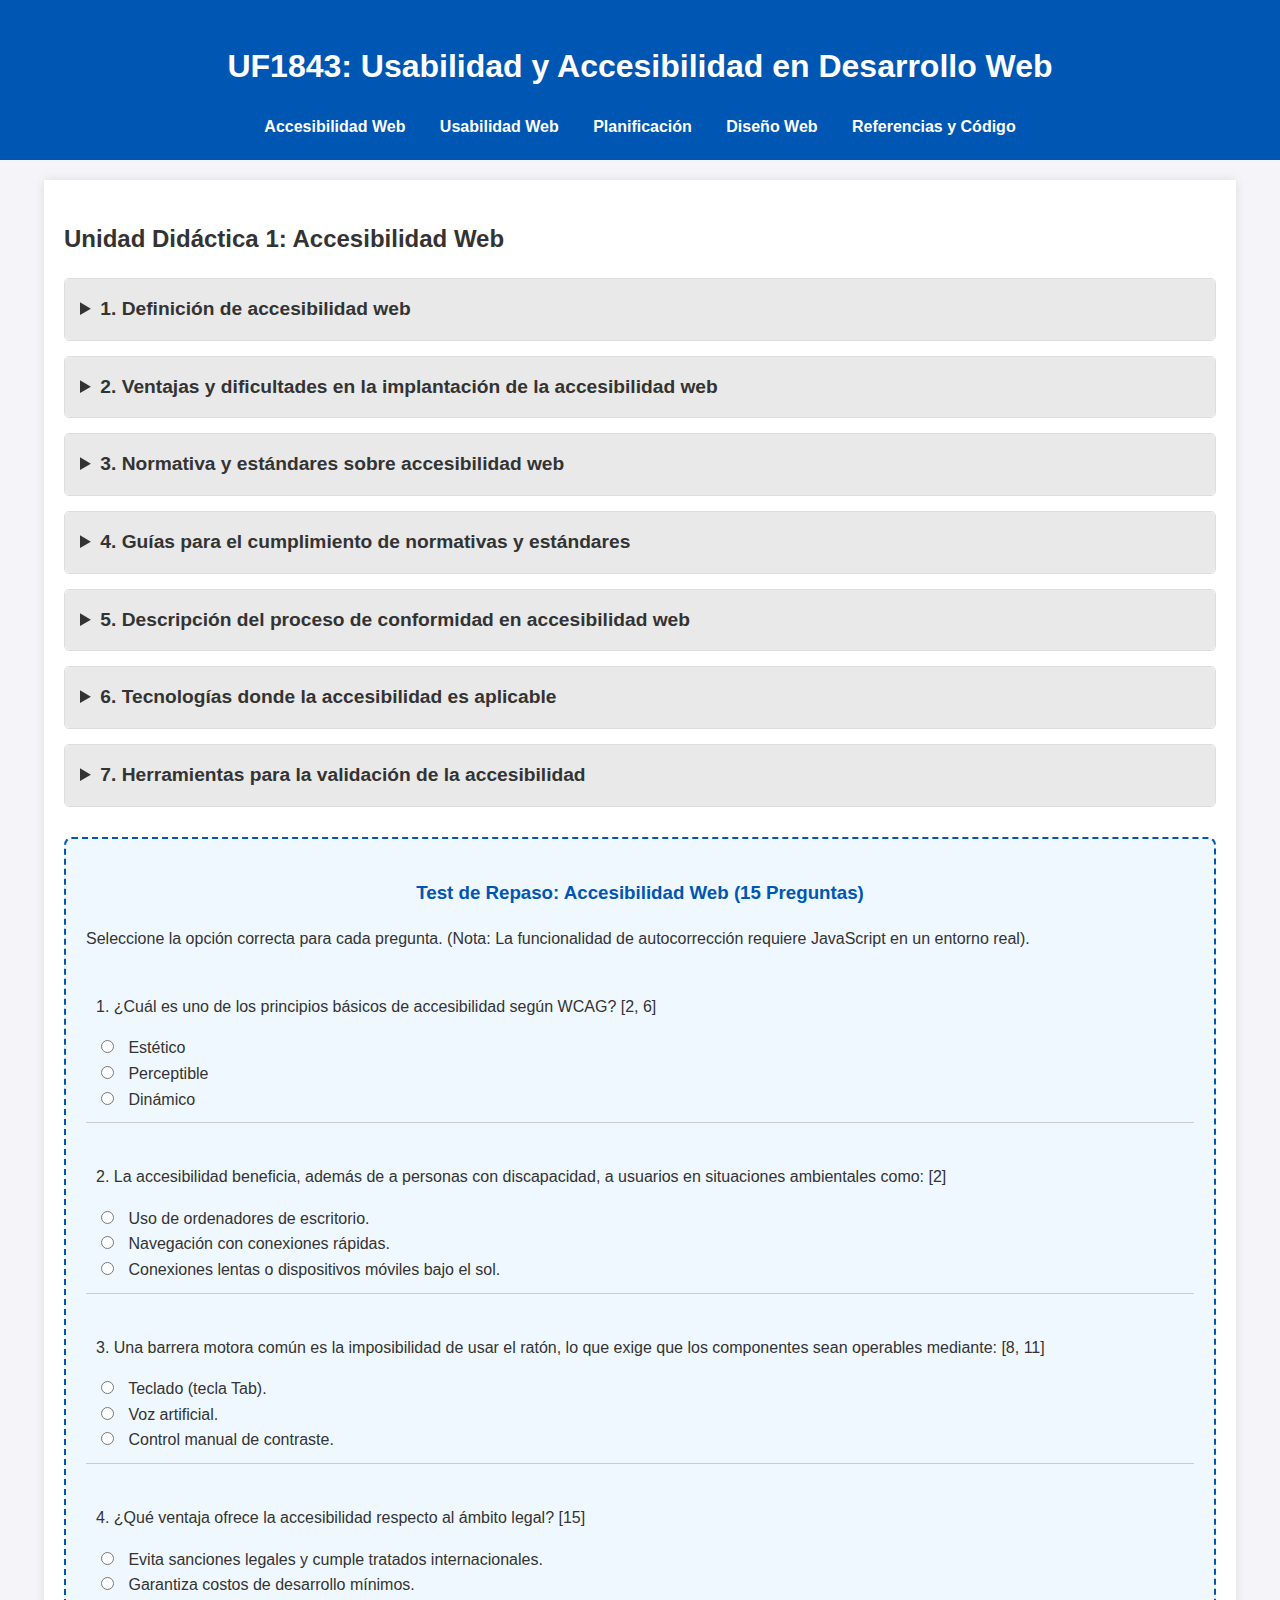
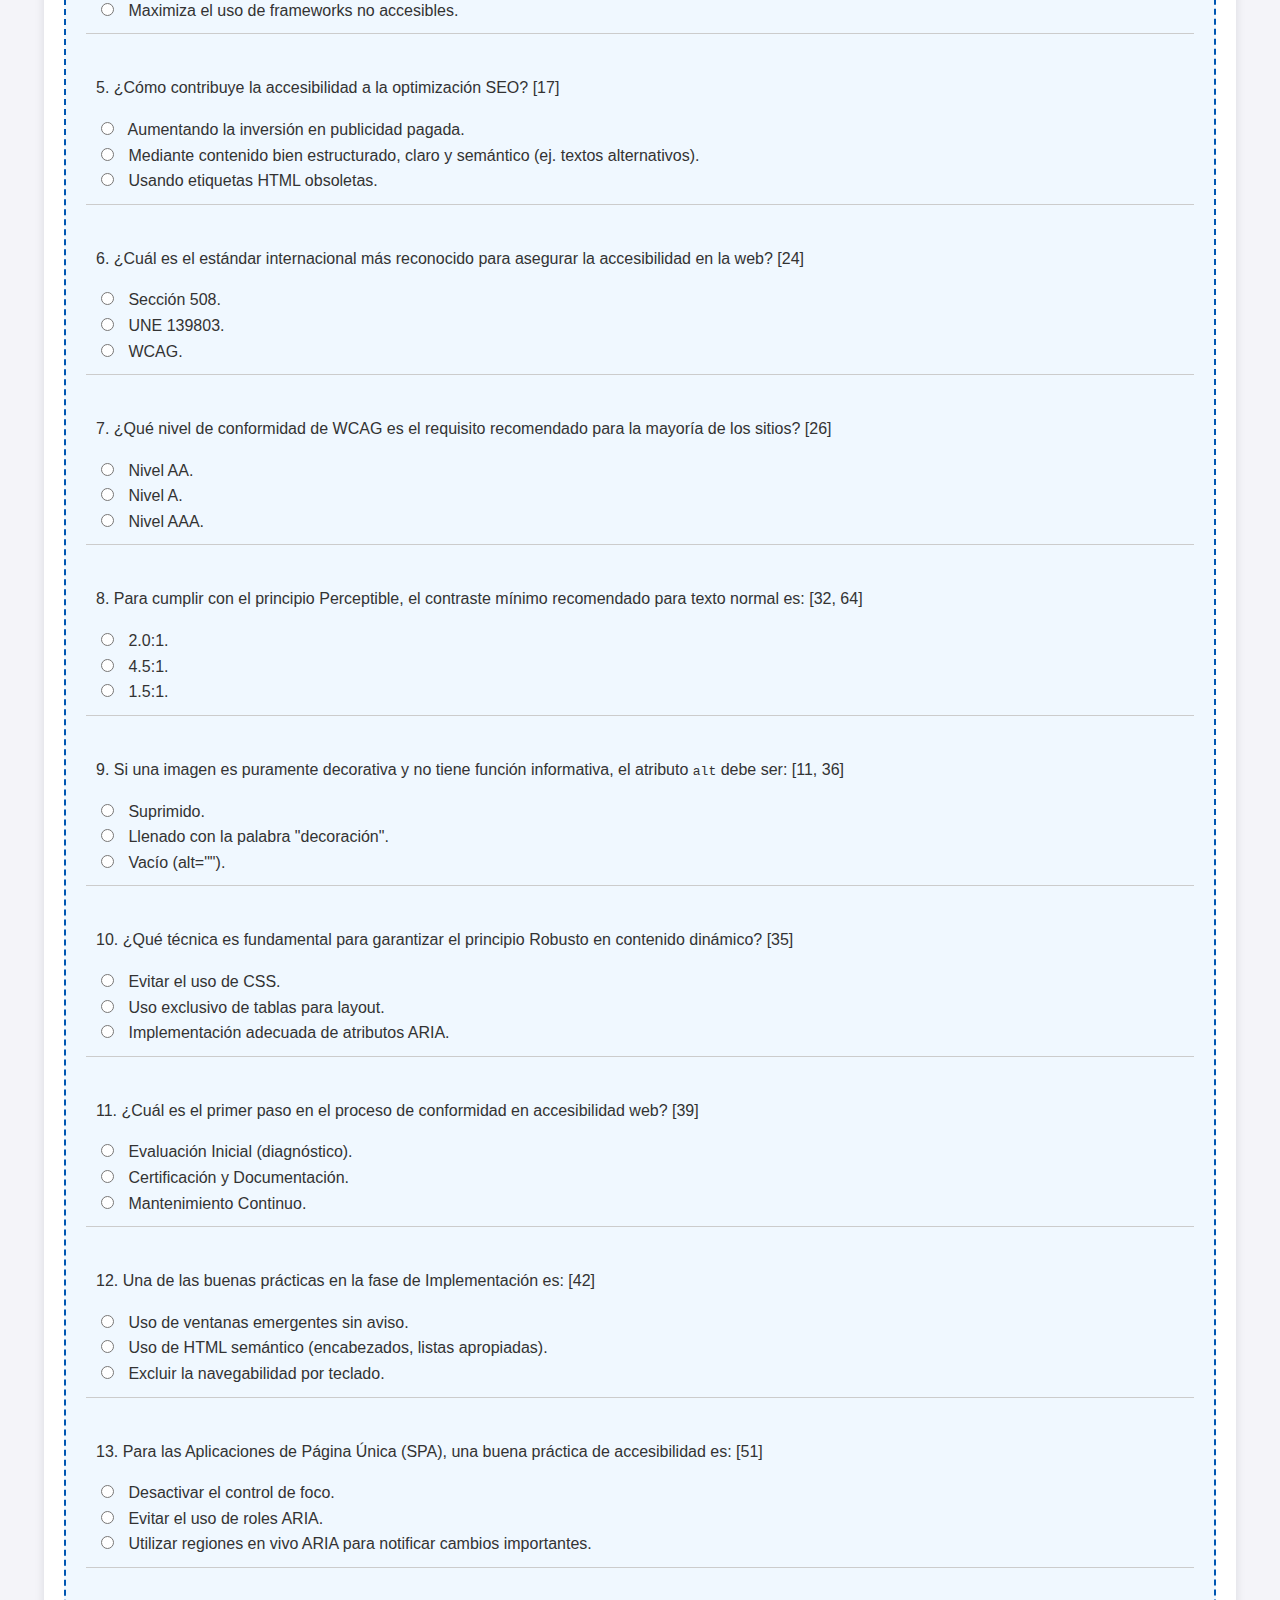
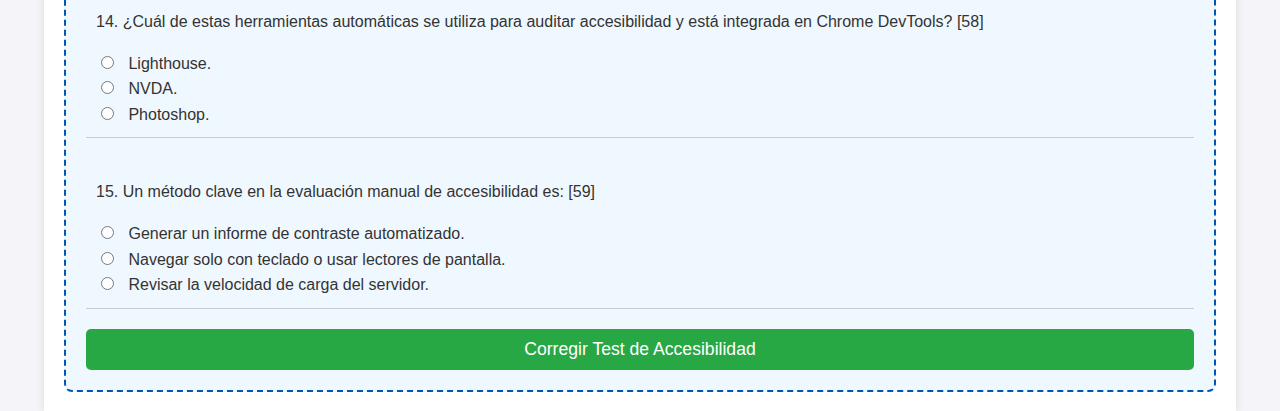
<file: index.html>
<!DOCTYPE html>
<html lang="es">
<head>
    <meta charset="UTF-8">
    <meta name="viewport" content="width=device-width, initial-scale=1.0">
    <title>UF1843 - Accesibilidad Web</title>
    <link rel="stylesheet" href="styles.css">
    <link rel="icon" href="favicon.png" type="image/png">
</head>
<body>
    <header>
        <h1>UF1843: Usabilidad y Accesibilidad en Desarrollo Web</h1>
      <nav>
            <a href="index.html">Accesibilidad Web</a>
            <a href="usabilidad.html">Usabilidad Web</a>
            <a href="practico.html">Planificación</a>
             <a href="diseñoweb.html">Diseño Web</a>
            <a href="desarrollo.html">Referencias y Código</a>
           
        </nav>
    </header>

    <div class="container">
        <h2>Unidad Didáctica 1: Accesibilidad Web</h2>

        <!-- Epígrafe 1: Definición de accesibilidad web [1] -->
        <details>
            <summary>1. Definición de accesibilidad web</summary>
            <div class="contenido-leccion">
                <p>La accesibilidad web es un principio fundamental que garantiza que toda persona, independientemente de sus capacidades o discapacidades, pueda acceder, comprender y utilizar los contenidos y funcionalidades de los sitios y aplicaciones web [1]. Esto abarca diversas discapacidades, como visuales, auditivas, motrices y cognitivas [1], e incluye también situaciones temporales o ambientales [1, 2].</p>
                <p>La accesibilidad es un derecho básico y un componente esencial para crear experiencias digitales inclusivas y universales [3]. En términos formales, se define como: "La capacidad de las personas para acceder, entender, navegar, interactuar y contribuir a la web, sin impedimentos relacionados con su discapacidad o entorno, mediante tecnologías, diseño adecuado y contenidos apropiados" [4].</p>
                
                <h4>Principios básicos de la accesibilidad (WCAG) [2]:</h4>
                <ul>
                    <li>Perceptible: La información debe ser presentada de maneras que todos puedan percibir (ej. texto alternativo para imágenes) [5, 6].</li>
                    <li>Operable: Todos los controles y navegación deben ser accesibles mediante teclado y tecnologías asistivas [5, 7].</li>
                    <li>Comprensión: El contenido debe ser claro y predecible [7, 8].</li>
                    <li>Robusto: El contenido debe funcionar con diversas tecnologías y navegadores [8, 9].</li>
                </ul>
                <p>La accesibilidad beneficia a personas con discapacidad visual, auditiva, motriz y cognitiva [10], así como a usuarios con discapacidad temporal o en situaciones ambientales adversas (como conexiones lentas) [2].</p>

                <h4>Ejemplo Práctico:</h4>
                <p>Un usuario que solo usa el teclado para navegar no podrá interactuar si los botones solo se activan con el ratón. La accesibilidad requiere que todos los componentes sean operables desde el teclado [8, 11].</p>

                <!-- Cuadro Resumen [12, 13] -->
                <div class="cuadro-resumen">
                    <h4>Cuadro Resumen: Definición de Accesibilidad Web</h4>
                    <table>
                        <thead>
                            <tr>
                                <th>Concepto</th>
                                <th>Definición breve</th>
                                <th>Ejemplo práctico</th>
                            </tr>
                        </thead>
                        <tbody>
                            <tr>
                                <td>Accesibilidad</td>
                                <td>Diseño sin barreras para todos los usuarios [12].</td>
                                <td>Texto alternativo para imágenes [13].</td>
                            </tr>
                            <tr>
                                <td>WCAG</td>
                                <td>Guía mundial con principios y criterios [13].</td>
                                <td>Perceptible, operable, etc. [13].</td>
                            </tr>
                            <tr>
                                <td>Barreras</td>
                                <td>Obstáculos para discapacidad visual, auditiva... [13].</td>
                                <td>Formularios inaccesibles [13].</td>
                            </tr>
                            <tr>
                                <td>Tecnologías</td>
                                <td>HTML semántico, ARIA, lectores de pantalla [13].</td>
                                <td>Uso correcto de roles ARIA [13].</td>
                            </tr>
                        </tbody>
                    </table>
                </div>
            </div>
        </details>

        <!-- Epígrafe 2: Ventajas y dificultades [14] -->
        <details>
            <summary>2. Ventajas y dificultades en la implantación de la accesibilidad web</summary>
            <div class="contenido-leccion">
                <p>La implantación de accesibilidad web ofrece múltiples beneficios, pero también enfrenta retos que requieren conocimiento técnico, compromiso y recursos [14].</p>
                <h4>Ventajas:</h4>
                <ul>
                    <li>Inclusión social y cumplimiento legal: Garantiza igualdad de acceso (derecho humano reconocido por tratados internacionales) y evita sanciones legales [15].</li>
                    <li>Ampliación del público objetivo: Mejora la experiencia para personas mayores, usuarios de dispositivos móviles y entornos adversos, incrementando el alcance [16].</li>
                    <li>Mejora de la experiencia global (Usabilidad): Estructuras claras y menús navegables con teclado facilitan la navegación para todos [16, 17].</li>
                    <li>Optimización de motores de búsqueda (SEO): El contenido estructurado y semántico (etiquetas, textos alternativos) es valorado por los motores de búsqueda [17, 18].</li>
                    <li>Ventajas competitivas y de marca: Genera mejor reputación y acceso a nichos de mercado desatendidos [19].</li>
                </ul>
                <h4>Dificultades:</h4>
                <ul>
                    <li>Falta de conocimiento y formación: El desconocimiento técnico entre diseñadores y desarrolladores es un reto principal [19].</li>
                    <li>Inversión en tiempo y recursos: Adaptar sitios existentes o diseñar con accesibilidad puede requerir tiempo y recursos especializados [20].</li>
                    <li>Limitaciones tecnológicas: Algunos frameworks o librerías no soportan accesibilidad total o requieren configuración adicional [20].</li>
                    <li>Dificultades en mantenimiento y actualización: Mantener la accesibilidad requiere integrar buenas prácticas en cada cambio para evitar regresiones [21].</li>
                    <li>Conflicto con otros objetivos: El diseño visual o funcionalidades avanzadas pueden parecer incompatibles con los estándares de accesibilidad [21].</li>
                </ul>

                <!-- Cuadro Resumen [22] -->
                <div class="cuadro-resumen">
                    <h4>Cuadro Resumen: Ventajas y dificultades en la accesibilidad web</h4>
                    <table>
                        <thead>
                            <tr>
                                <th>Ventajas</th>
                                <th>Dificultades</th>
                            </tr>
                        </thead>
                        <tbody>
                            <tr>
                                <td>Cumplimiento legal [22]</td>
                                <td>Falta de formación y conocimiento [22].</td>
                            </tr>
                            <tr>
                                <td>Inclusión de todos los usuarios [22]</td>
                                <td>Inversión de tiempo y recursos [22].</td>
                            </tr>
                            <tr>
                                <td>Mejora de SEO y usabilidad [22]</td>
                                <td>Limitaciones tecnológicas [22].</td>
                            </tr>
                            <tr>
                                <td>Mejor reputación y responsabilidad [22]</td>
                                <td>Mantenimiento continuo [22].</td>
                            </tr>
                            <tr>
                                <td>Acceso a nuevos nichos de mercado [22]</td>
                                <td>Conflicto con diseño o funcionalidades [22].</td>
                            </tr>
                        </tbody>
                    </table>
                </div>
            </div>
        </details>

        <!-- Epígrafe 3: Normativa y estándares [23] -->
        <details>
            <summary>3. Normativa y estándares sobre accesibilidad web</summary>
            <div class="contenido-leccion">
                <p>La accesibilidad no es solo una buena práctica, sino un requisito legal en muchos países [23]. Conocer estas normativas es fundamental para implementar la accesibilidad efectiva y asegurar la conformidad legal [24].</p>
                
                <h4>WCAG (Pautas de Accesibilidad al Contenido Web) [24]:</h4>
                <p>Es el estándar internacional más reconocido, publicado por el World Wide Web Consortium (W3C) a través de WAI [24]. Se organiza en torno a cuatro principios fundamentales (Perceptible, Operable, Comprensible, Robusto) [25, 26].</p>
                
                <p>La conformidad se mide en tres niveles [26]:</p>
                <ul>
                    <li>Nivel A: Requisitos mínimos [26].</li>
                    <li>Nivel AA: Requisito recomendado para la mayoría de los sitios (incluye nivel A) [26].</li>
                    <li>Nivel AAA: Máximo nivel de accesibilidad (difícil de alcanzar para todos los contenidos) [26].</li>
                </ul>

                <h4>Normativas nacionales relacionadas [27]:</h4>
                <ul>
                    <li>España: UNE 139803 (adapta WCAG 2.1) y la Ley General de derechos de las personas con discapacidad, que exigen accesibilidad en servicios digitales [27].</li>
                    <li>Estados Unidos: ADA (Ley de Estadounidenses con Discapacidades) y Sección 508 (para sitios federales) [27, 28].</li>
                    <li>Unión Europea: Directiva europea de accesibilidad web (2016/2102) [28].</li>
                </ul>

                <!-- Cuadro Resumen [29] -->
                <div class="cuadro-resumen">
                    <h4>Cuadro Resumen: Normativas y estándares clave de accesibilidad</h4>
                    <table>
                        <thead>
                            <tr>
                                <th>Norma/Estándar</th>
                                <th>Ámbito</th>
                                <th>Descripción breve</th>
                                <th>Aplicación</th>
                            </tr>
                        </thead>
                        <tbody>
                            <tr>
                                <td>WCAG</td>
                                <td>Internacional [29]</td>
                                <td>Guía internacional con criterios y niveles de accesibilidad [29].</td>
                                <td>Todos los sitios web [29].</td>
                            </tr>
                            <tr>
                                <td>UNE 139803</td>
                                <td>España [29]</td>
                                <td>Adaptación española de WCAG 2.1 [29].</td>
                                <td>Sitios públicos y privados en España [29].</td>
                            </tr>
                            <tr>
                                <td>ADA</td>
                                <td>EE.UU. [29]</td>
                                <td>Ley para la accesibilidad en servicios públicos y privados [29].</td>
                                <td>Sitios en EE.UU. [29].</td>
                            </tr>
                            <tr>
                                <td>Sección 508</td>
                                <td>EE.UU. [29]</td>
                                <td>Accesibilidad en tecnología web para agencias federales [29].</td>
                                <td>Web gubernamentales y contratistas [29].</td>
                            </tr>
                        </tbody>
                    </table>
                </div>
            </div>
        </details>

        <!-- Epígrafe 4: Guías para el cumplimiento [30] -->
        <details>
            <summary>4. Guías para el cumplimiento de normativas y estándares</summary>
            <div class="contenido-leccion">
                <p>Existen guías y técnicas que ayudan a traducir las normativas (basadas en los 4 principios de WCAG [31]) en acciones concretas en el desarrollo web [30].</p>
                
                <h4>Pautas clave:</h4>
                <ul>
                    <li>Perceptible: Texto alternativo en imágenes, subtítulos y transcripciones, contraste suficiente (4.5:1) [32], no depender solo del color [33].</li>
                    <li>Operable: Navegación mediante teclado [33], control del tiempo, evitar contenido parpadeante [33], estructura de navegación clara [33].</li>
                    <li>Comprensible: Lenguaje claro y simple, consistencia en el diseño, retroalimentación y ayuda clara en formularios [34].</li>
                    <li>Robusto: Uso de etiquetas semánticas [34], atributos ARIA para contenido dinámico [35], compatibilidad con navegadores y lectores de pantalla [35].</li>
                </ul>

                <h4>Ejemplo práctico: Texto alternativo</h4>
                <p>Identificar imágenes informativas y usar el atributo <code>alt</code> descriptivo. Ejemplo: <code>&lt;img src="mapa.png" alt="Mapa que indica la sede central en Madrid"&gt;</code> [36].</p>

                <!-- Cuadro Resumen [37] -->
                <div class="cuadro-resumen">
                    <h4>Cuadro Resumen: Guías para el cumplimiento de accesibilidad</h4>
                    <table>
                        <thead>
                            <tr>
                                <th>Principio</th>
                                <th>Pautas clave</th>
                                <th>Ejemplo práctico</th>
                            </tr>
                        </thead>
                        <tbody>
                            <tr>
                                <td>Perceptible</td>
                                <td>Texto alternativo, subtítulos, contraste [37].</td>
                                <td>Añadir alt a las imágenes [37].</td>
                            </tr>
                            <tr>
                                <td>Operable</td>
                                <td>Navegación teclado, control de tiempo [37].</td>
                                <td>Evitar que un slider avance solo [37].</td>
                            </tr>
                            <tr>
                                <td>Comprensible</td>
                                <td>Lenguaje claro, consistencia, ayuda [37].</td>
                                <td>Formularios con mensajes de error claros [37].</td>
                            </tr>
                            <tr>
                                <td>Robusto</td>
                                <td>Etiquetas semánticas, ARIA, compatibilidad [37].</td>
                                <td>Uso correcto de aria-label en botones [37].</td>
                            </tr>
                        </tbody>
                    </table>
                </div>
            </div>
        </details>

        <!-- Epígrafe 5: Proceso de conformidad [38] -->
        <details>
            <summary>5. Descripción del proceso de conformidad en accesibilidad web</summary>
            <div class="contenido-leccion">
                <p>La conformidad en accesibilidad es un proceso estructurado que requiere evaluación, planificación, implementación, validación y mantenimiento [38].</p>

                <h4>Pasos clave del proceso:</h4>
                <ol>
                    <li>Evaluación Inicial: Diagnóstico del estado actual usando herramientas automáticas (WAVE, AXE, Lighthouse) y pruebas con usuarios reales [39].</li>
                    <li>Planificación: Definición de un plan de acción, priorización de errores, determinación de recursos y definición de objetivos (ej. alcanzar el nivel AA de WCAG) [40, 41].</li>
                    <li>Implementación y Adaptación: Realización de cambios técnicos (HTML semántico, atributos ARIA, ajustes CSS) y pruebas continuas para evitar regresiones [41, 42].</li>
                    <li>Validación y Verificación: Comprobar que el sitio cumple con las pautas mediante nuevas auditorías automáticas y test con usuarios [42, 43].</li>
                    <li>Certificación y Documentación: Obtener certificación, elaborar un Informe final formal y publicar una Declaración de accesibilidad [43, 44].</li>
                    <li>Mantenimiento Continuo: Integrar auditorías y pruebas en el ciclo de desarrollo ágil y capacitación continua del equipo [44, 45].</li>
                </ol>

                <!-- Cuadro Resumen [46, 47] -->
                <div class="cuadro-resumen">
                    <h4>Cuadro Resumen: Proceso de conformidad en accesibilidad web</h4>
                    <table>
                        <thead>
                            <tr>
                                <th>Paso</th>
                                <th>Acción clave</th>
                                <th>Herramientas / Ejemplos</th>
                            </tr>
                        </thead>
                        <tbody>
                            <tr>
                                <td>Evaluación inicial</td>
                                <td>Auditorías automáticas, manual de revisión [46].</td>
                                <td>WAVE, AXE, Lighthouse, usuarios reales [46].</td>
                            </tr>
                            <tr>
                                <td>Planificación</td>
                                <td>Definir recursos, prioridades y objetivos [46].</td>
                                <td>Listas de verificación, cronogramas [46].</td>
                            </tr>
                            <tr>
                                <td>Implementación</td>
                                <td>Adaptar contenido, código y diseño [47].</td>
                                <td>HTML semántico, ARIA, CSS accesible [47].</td>
                            </tr>
                            <tr>
                                <td>Validación y verificación</td>
                                <td>Nuevas auditorías, pruebas con usuarios [47].</td>
                                <td>Manual de prueba y herramienta automática [47].</td>
                            </tr>
                            <tr>
                                <td>Certificación</td>
                                <td>Documentar conformidad y declaración pública [47].</td>
                                <td>Informe oficial, sello de accesibilidad [47].</td>
                            </tr>
                            <tr>
                                <td>Mantenimiento continuo</td>
                                <td>Auditoría periódica y capacitación continua [47].</td>
                                <td>Integración en metodologías ágiles, formación [47].</td>
                            </tr>
                        </tbody>
                    </table>
                </div>
            </div>
        </details>
        
        <!-- Epígrafe 6: Tecnologías aplicables [48] -->
        <details>
            <summary>6. Tecnologías donde la accesibilidad es aplicable</summary>
            <div class="contenido-leccion">
                <p>La accesibilidad es un concepto transversal aplicable a diversas tecnologías y plataformas que conforman el ecosistema digital [48].</p>

                <h4>Tecnologías y retos:</h4>
                <ul>
                    <li>Sitios web estáticos: Se centran en el uso correcto de HTML semántico, textos alternativos y navegación sencilla [49, 50].</li>
                    <li>Sitios web dinámicos (JS): Requieren la implementación de ARIA para describir roles y estados dinámicos, controlar actualizaciones de contenido y gestionar el foco [50].</li>
                    <li>Aplicaciones Web de Página Única (SPA): La actualización dinámica sin recarga completa puede dificultar la percepción de cambios, exigiendo el uso de regiones en vivo ARIA y una correcta gestión del foco [51].</li>
                    <li>Aplicaciones móviles: Tienen particularidades como interfaces táctiles, exigiendo tamaño mínimo para botones, etiquetas accesibles en componentes nativos y contrastes legibles [52].</li>
                    <li>Sistemas de gestión de contenidos (CMS): Se debe elegir temas y complementos certificados para accesibilidad y adaptar el contenido introducido por editores [53].</li>
                    <li>Tecnologías asistidas: El uso correcto de roles ARIA y etiquetas semánticas garantiza que herramientas como lectores de pantalla (NVDA, JAWS) o ampliadores interpreten correctamente el contenido [54].</li>
                </ul>

                <!-- Cuadro Resumen [55, 56] -->
                <div class="cuadro-resumen">
                    <h4>Cuadro Resumen: Tecnologías y accesibilidad</h4>
                    <table>
                        <thead>
                            <tr>
                                <th>Tecnología</th>
                                <th>Desafíos clave</th>
                                <th>Buenas prácticas</th>
                            </tr>
                        </thead>
                        <tbody>
                            <tr>
                                <td>Sitios estáticos</td>
                                <td>Semántica y estructura [55].</td>
                                <td>HTML semántico, textos alternativos [55].</td>
                            </tr>
                            <tr>
                                <td>Sitios Dinámicos (JS)</td>
                                <td>Actualización dinámica y gestión foco [56].</td>
                                <td>Uso de ARIA, regiones en vivo, foco correcto [56].</td>
                            </tr>
                            <tr>
                                <td>SPA (React, Angular, Vue)</td>
                                <td>Todo lo anterior + rutas y estados [56].</td>
                                <td>Manejo correcto del DOM, roles ARIA [56].</td>
                            </tr>
                            <tr>
                                <td>Aplicaciones móviles</td>
                                <td>Tamaño, interacción táctil, API nativas [56].</td>
                                <td>Uso de API accesibles nativas [56].</td>
                            </tr>
                            <tr>
                                <td>CMS (WordPress, etc.)</td>
                                <td>Temas/plugins no accesibles [56].</td>
                                <td>Selección cuidadosa, formación de usuarios [56].</td>
                            </tr>
                            <tr>
                                <td>Tecnologías asistidas</td>
                                <td>Compatibilidad e interpretabilidad [56].</td>
                                <td>Etiquetas semánticas y ARIA correctamente usadas [56].</td>
                            </tr>
                        </tbody>
                    </table>
                </div>
            </div>
        </details>
        
        <!-- Epígrafe 7: Herramientas de validación [57] -->
        <details>
            <summary>7. Herramientas para la validación de la accesibilidad</summary>
            <div class="contenido-leccion">
                <p>La validación es un paso fundamental, utilizando herramientas automáticas y manuales para detectar errores y evaluar el cumplimiento normativo [57].</p>

                <h4>Tipos de herramientas:</h4>
                <ol>
                    <li>Herramientas automáticas: Analizan código y contenido rápidamente, pero no capturan todos los errores [58]. Destacan:
                        <ul>
                            <li>WAVE: Extensión que muestra errores visualmente en la página [58].</li>
                            <li>AXE Accessibility Checker: Genera informes detallados con sugerencias específicas [58].</li>
                            <li>Lighthouse: Integrada en Chrome DevTools, ofrece informes junto con rendimiento y SEO [58].</li>
                        </ul>
                    </li>
                    <li>Manual de evaluación: Comprobaciones que requieren juicio humano, como navegar solo con teclado, usar lectores de pantalla (NVDA, VoiceOver) o analizar la claridad del contenido [59].</li>
                    <li>Herramientas de soporte: Como comprobadores de contraste de color [59] y validadores HTML [60].</li>
                </ol>

                <!-- Cuadro Resumen [61, 62] -->
                <div class="cuadro-resumen">
                    <h4>Cuadro Resumen: Herramientas de validación</h4>
                    <table>
                        <thead>
                            <tr>
                                <th>Herramienta</th>
                                <th>Tipo</th>
                                <th>Funcionalidad principal</th>
                                <th>Uso recomendado</th>
                            </tr>
                        </thead>
                        <tbody>
                            <tr>
                                <td>WAVE</td>
                                <td>Automática [62]</td>
                                <td>Análisis visual de accesibilidad sobre página web [62].</td>
                                <td>Auditorías rápidas [62].</td>
                            </tr>
                            <tr>
                                <td>AXE Accesibilidad</td>
                                <td>Automática [62]</td>
                                <td>Informe detallado con guía correctiva [62].</td>
                                <td>Integración en desarrollo [62].</td>
                            </tr>
                            <tr>
                                <td>Lighthouse (Faro)</td>
                                <td>Automática [62]</td>
                                <td>Informe accesibilidad + rendimiento + SEO [62].</td>
                                <td>Revisión global [62].</td>
                            </tr>
                            <tr>
                                <td>NVDA / VoiceOver</td>
                                <td>Manual [62]</td>
                                <td>Lectores de pantalla [62].</td>
                                <td>Prueba de interacción real [62].</td>
                            </tr>
                            <tr>
                                <td>Comprobador de contraste de color</td>
                                <td>Complementaria [62]</td>
                                <td>Validación de ratios de contraste de color [62].</td>
                                <td>Verificación visual [63].</td>
                            </tr>
                        </tbody>
                    </table>
                </div>
            </div>
        </details>

        <!-- Test de Repaso: Accesibilidad (15 preguntas) -->
        <div class="test-repaso">
            <h3>Test de Repaso: Accesibilidad Web (15 Preguntas)</h3>
            <p>Seleccione la opción correcta para cada pregunta. (Nota: La funcionalidad de autocorrección requiere JavaScript en un entorno real).</p>
            <form id="test-accesibilidad">
                
                <!-- P1: Definición -->
                <div class="pregunta" data-correct-answer="b">
                    <p>1. ¿Cuál es uno de los principios básicos de accesibilidad según WCAG? [2, 6]</p>
                    <label class="opcion"><input type="radio" name="p1" value="a"> Estético</label><br>
                    <label class="opcion"><input type="radio" name="p1" value="b"> Perceptible</label><br>
                    <label class="opcion"><input type="radio" name="p1" value="c"> Dinámico</label>
                    <div class="feedback"></div>
                </div>

                <!-- P2: Beneficiarios -->
                <div class="pregunta" data-correct-answer="c">
                    <p>2. La accesibilidad beneficia, además de a personas con discapacidad, a usuarios en situaciones ambientales como: [2]</p>
                    <label class="opcion"><input type="radio" name="p2" value="a"> Uso de ordenadores de escritorio.</label><br>
                    <label class="opcion"><input type="radio" name="p2" value="b"> Navegación con conexiones rápidas.</label><br>
                    <label class="opcion"><input type="radio" name="p2" value="c"> Conexiones lentas o dispositivos móviles bajo el sol.</label>
                    <div class="feedback"></div>
                </div>
                
                <!-- P3: Barrera común -->
                <div class="pregunta" data-correct-answer="a">
                    <p>3. Una barrera motora común es la imposibilidad de usar el ratón, lo que exige que los componentes sean operables mediante: [8, 11]</p>
                    <label class="opcion"><input type="radio" name="p3" value="a"> Teclado (tecla Tab).</label><br>
                    <label class="opcion"><input type="radio" name="p3" value="b"> Voz artificial.</label><br>
                    <label class="opcion"><input type="radio" name="p3" value="c"> Control manual de contraste.</label>
                    <div class="feedback"></div>
                </div>

                <!-- P4: Cumplimiento legal -->
                <div class="pregunta" data-correct-answer="a">
                    <p>4. ¿Qué ventaja ofrece la accesibilidad respecto al ámbito legal? [15]</p>
                    <label class="opcion"><input type="radio" name="p4" value="a"> Evita sanciones legales y cumple tratados internacionales.</label><br>
                    <label class="opcion"><input type="radio" name="p4" value="b"> Garantiza costos de desarrollo mínimos.</label><br>
                    <label class="opcion"><input type="radio" name="p4" value="c"> Maximiza el uso de frameworks no accesibles.</label>
                    <div class="feedback"></div>
                </div>

                <!-- P5: SEO -->
                <div class="pregunta" data-correct-answer="b">
                    <p>5. ¿Cómo contribuye la accesibilidad a la optimización SEO? [17]</p>
                    <label class="opcion"><input type="radio" name="p5" value="a"> Aumentando la inversión en publicidad pagada.</label><br>
                    <label class="opcion"><input type="radio" name="p5" value="b"> Mediante contenido bien estructurado, claro y semántico (ej. textos alternativos).</label><br>
                    <label class="opcion"><input type="radio" name="p5" value="c"> Usando etiquetas HTML obsoletas.</label>
                    <div class="feedback"></div>
                </div>

                <!-- P6: Norma internacional -->
                <div class="pregunta" data-correct-answer="c">
                    <p>6. ¿Cuál es el estándar internacional más reconocido para asegurar la accesibilidad en la web? [24]</p>
                    <label class="opcion"><input type="radio" name="p6" value="a"> Sección 508.</label><br>
                    <label class="opcion"><input type="radio" name="p6" value="b"> UNE 139803.</label><br>
                    <label class="opcion"><input type="radio" name="p6" value="c"> WCAG.</label>
                    <div class="feedback"></div>
                </div>

                <!-- P7: Nivel de conformidad -->
                <div class="pregunta" data-correct-answer="a">
                    <p>7. ¿Qué nivel de conformidad de WCAG es el requisito recomendado para la mayoría de los sitios? [26]</p>
                    <label class="opcion"><input type="radio" name="p7" value="a"> Nivel AA.</label><br>
                    <label class="opcion"><input type="radio" name="p7" value="b"> Nivel A.</label><br>
                    <label class="opcion"><input type="radio" name="p7" value="c"> Nivel AAA.</label>
                    <div class="feedback"></div>
                </div>

                <!-- P8: Guía de cumplimiento perceptible -->
                <div class="pregunta" data-correct-answer="b">
                    <p>8. Para cumplir con el principio Perceptible, el contraste mínimo recomendado para texto normal es: [32, 64]</p>
                    <label class="opcion"><input type="radio" name="p8" value="a"> 2.0:1.</label><br>
                    <label class="opcion"><input type="radio" name="p8" value="b"> 4.5:1.</label><br>
                    <label class="opcion"><input type="radio" name="p8" value="c"> 1.5:1.</label>
                    <div class="feedback"></div>
                </div>

                <!-- P9: Uso de alt -->
                <div class="pregunta" data-correct-answer="c">
                    <p>9. Si una imagen es puramente decorativa y no tiene función informativa, el atributo <code>alt</code> debe ser: [11, 36]</p>
                    <label class="opcion"><input type="radio" name="p9" value="a"> Suprimido.</label><br>
                    <label class="opcion"><input type="radio" name="p9" value="b"> Llenado con la palabra "decoración".</label><br>
                    <label class="opcion"><input type="radio" name="p9" value="c"> Vacío (alt="").</label>
                    <div class="feedback"></div>
                </div>

                <!-- P10: Guía de cumplimiento robusto -->
                <div class="pregunta" data-correct-answer="c">
                    <p>10. ¿Qué técnica es fundamental para garantizar el principio Robusto en contenido dinámico? [35]</p>
                    <label class="opcion"><input type="radio" name="p10" value="a"> Evitar el uso de CSS.</label><br>
                    <label class="opcion"><input type="radio" name="p10" value="b"> Uso exclusivo de tablas para layout.</label><br>
                    <label class="opcion"><input type="radio" name="p10" value="c"> Implementación adecuada de atributos ARIA.</label>
                    <div class="feedback"></div>
                </div>

                <!-- P11: Proceso de conformidad - Inicio -->
                <div class="pregunta" data-correct-answer="a">
                    <p>11. ¿Cuál es el primer paso en el proceso de conformidad en accesibilidad web? [39]</p>
                    <label class="opcion"><input type="radio" name="p11" value="a"> Evaluación Inicial (diagnóstico).</label><br>
                    <label class="opcion"><input type="radio" name="p11" value="b"> Certificación y Documentación.</label><br>
                    <label class="opcion"><input type="radio" name="p11" value="c"> Mantenimiento Continuo.</label>
                    <div class="feedback"></div>
                </div>

                <!-- P12: Implementación -->
                <div class="pregunta" data-correct-answer="b">
                    <p>12. Una de las buenas prácticas en la fase de Implementación es: [42]</p>
                    <label class="opcion"><input type="radio" name="p12" value="a"> Uso de ventanas emergentes sin aviso.</label><br>
                    <label class="opcion"><input type="radio" name="p12" value="b"> Uso de HTML semántico (encabezados, listas apropiadas).</label><br>
                    <label class="opcion"><input type="radio" name="p12" value="c"> Excluir la navegabilidad por teclado.</label>
                    <div class="feedback"></div>
                </div>

                <!-- P13: Tecnología dinámica -->
                <div class="pregunta" data-correct-answer="c">
                    <p>13. Para las Aplicaciones de Página Única (SPA), una buena práctica de accesibilidad es: [51]</p>
                    <label class="opcion"><input type="radio" name="p13" value="a"> Desactivar el control de foco.</label><br>
                    <label class="opcion"><input type="radio" name="p13" value="b"> Evitar el uso de roles ARIA.</label><br>
                    <label class="opcion"><input type="radio" name="p13" value="c"> Utilizar regiones en vivo ARIA para notificar cambios importantes.</label>
                    <div class="feedback"></div>
                </div>

                <!-- P14: Herramienta automática -->
                <div class="pregunta" data-correct-answer="a">
                    <p>14. ¿Cuál de estas herramientas automáticas se utiliza para auditar accesibilidad y está integrada en Chrome DevTools? [58]</p>
                    <label class="opcion"><input type="radio" name="p14" value="a"> Lighthouse.</label><br>
                    <label class="opcion"><input type="radio" name="p14" value="b"> NVDA.</label><br>
                    <label class="opcion"><input type="radio" name="p14" value="c"> Photoshop.</label>
                    <div class="feedback"></div>
                </div>

                <!-- P15: Evaluación manual -->
                <div class="pregunta" data-correct-answer="b">
                    <p>15. Un método clave en la evaluación manual de accesibilidad es: [59]</p>
                    <label class="opcion"><input type="radio" name="p15" value="a"> Generar un informe de contraste automatizado.</label><br>
                    <label class="opcion"><input type="radio" name="p15" value="b"> Navegar solo con teclado o usar lectores de pantalla.</label><br>
                    <label class="opcion"><input type="radio" name="p15" value="c"> Revisar la velocidad de carga del servidor.</label>
                    <div class="feedback"></div>
                </div>
                
                <button type="button" class="btn-corregir" onclick="corregirTest('test-accesibilidad', 15)">Corregir Test de Accesibilidad</button>
            </form>
        </div>
    </div>
    <!-- Script simulado (requeriría JS real para funcionar) -->
    <script>
        function corregirTest(testId, totalQuestions) {
            const form = document.getElementById(testId);
            const questions = form.querySelectorAll('.pregunta');
            let correctCount = 0;

            questions.forEach((q, index) => {
                const feedback = q.querySelector('.feedback');
                const selected = q.querySelector('input:checked');
                const correctAnswer = q.getAttribute('data-correct-answer');

                feedback.style.display = 'block';
                feedback.classList.remove('correcto', 'incorrecto');
                
                if (selected && selected.value === correctAnswer) {
                    feedback.classList.add('correcto');
                    feedback.innerHTML = '¡Correcto! Respuesta: ' + correctAnswer;
                    correctCount++;
                } else {
                    feedback.classList.add('incorrecto');
                    feedback.innerHTML = 'Incorrecto. La respuesta correcta es: ' + correctAnswer;
                }
            });

            alert(`Test completado. Puntuación: ${correctCount} de ${totalQuestions}.`);
        }
    </script>
</body>
</html>
</file>
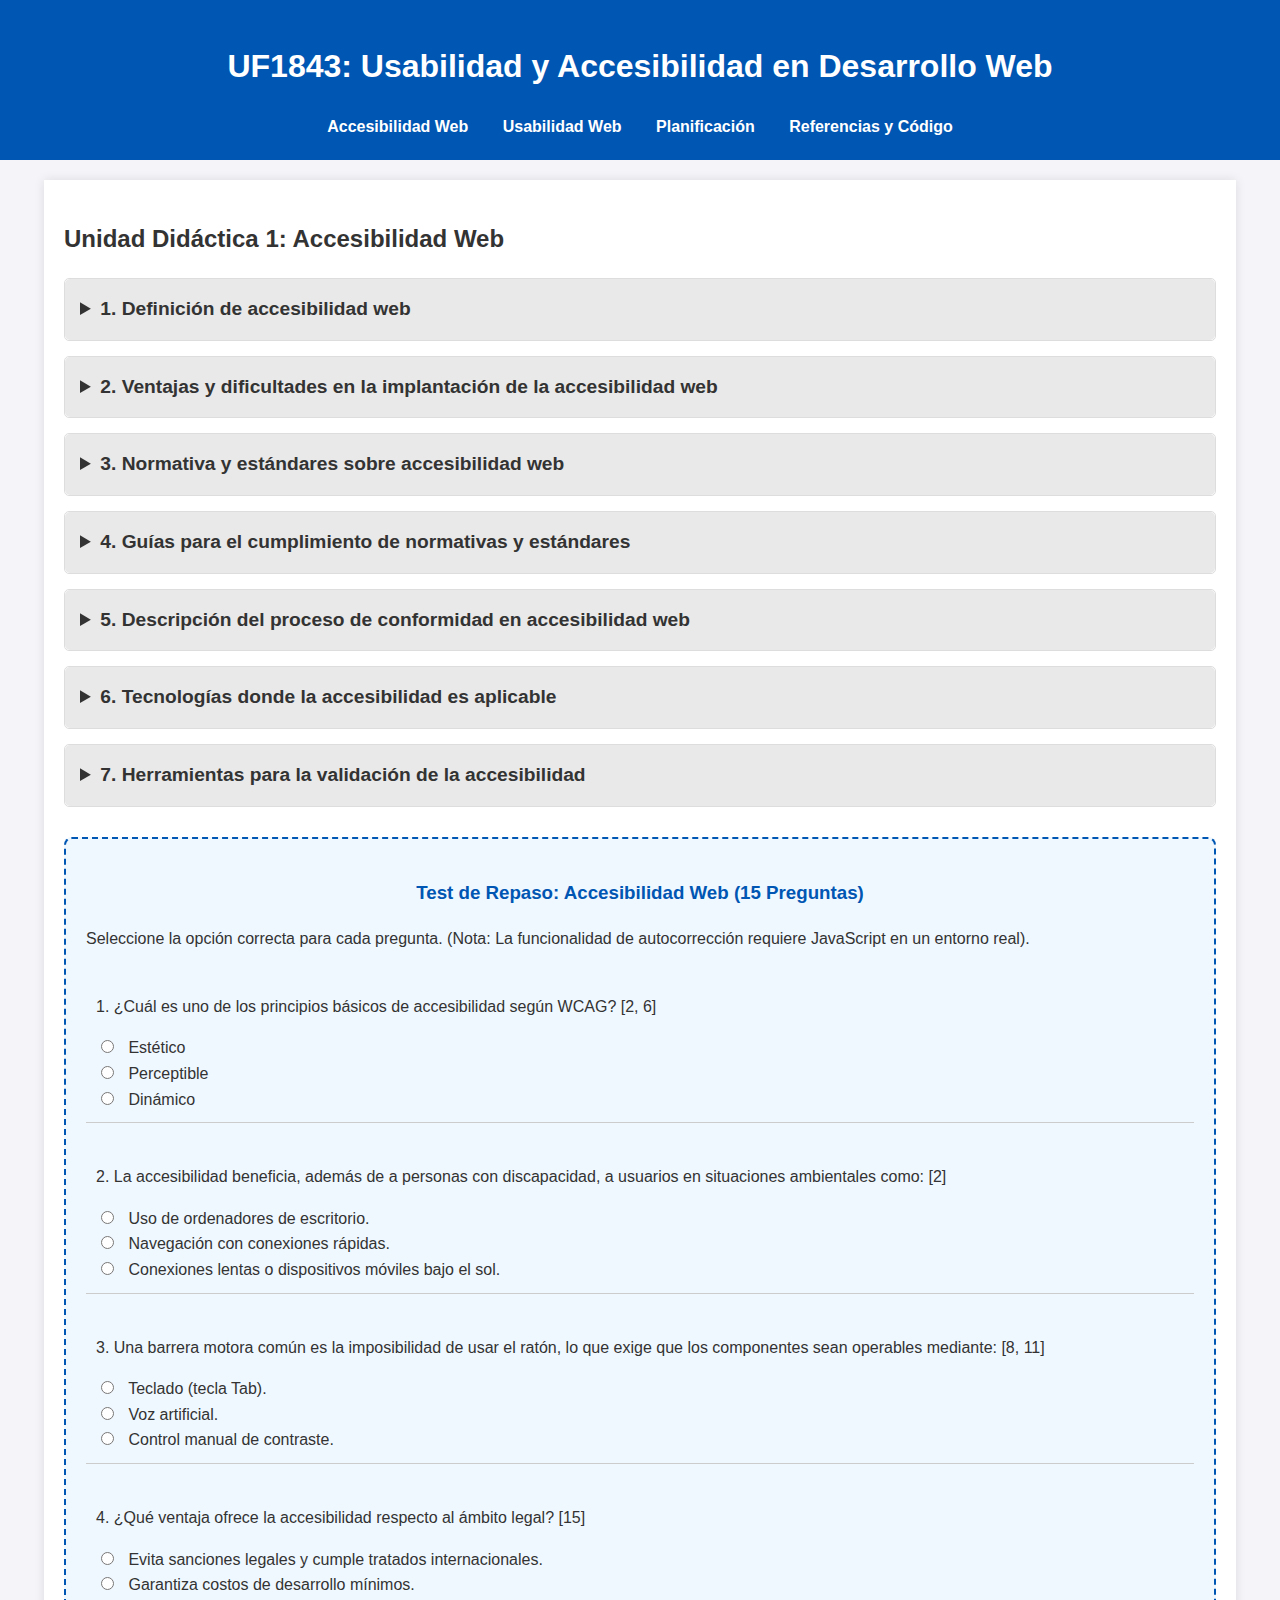
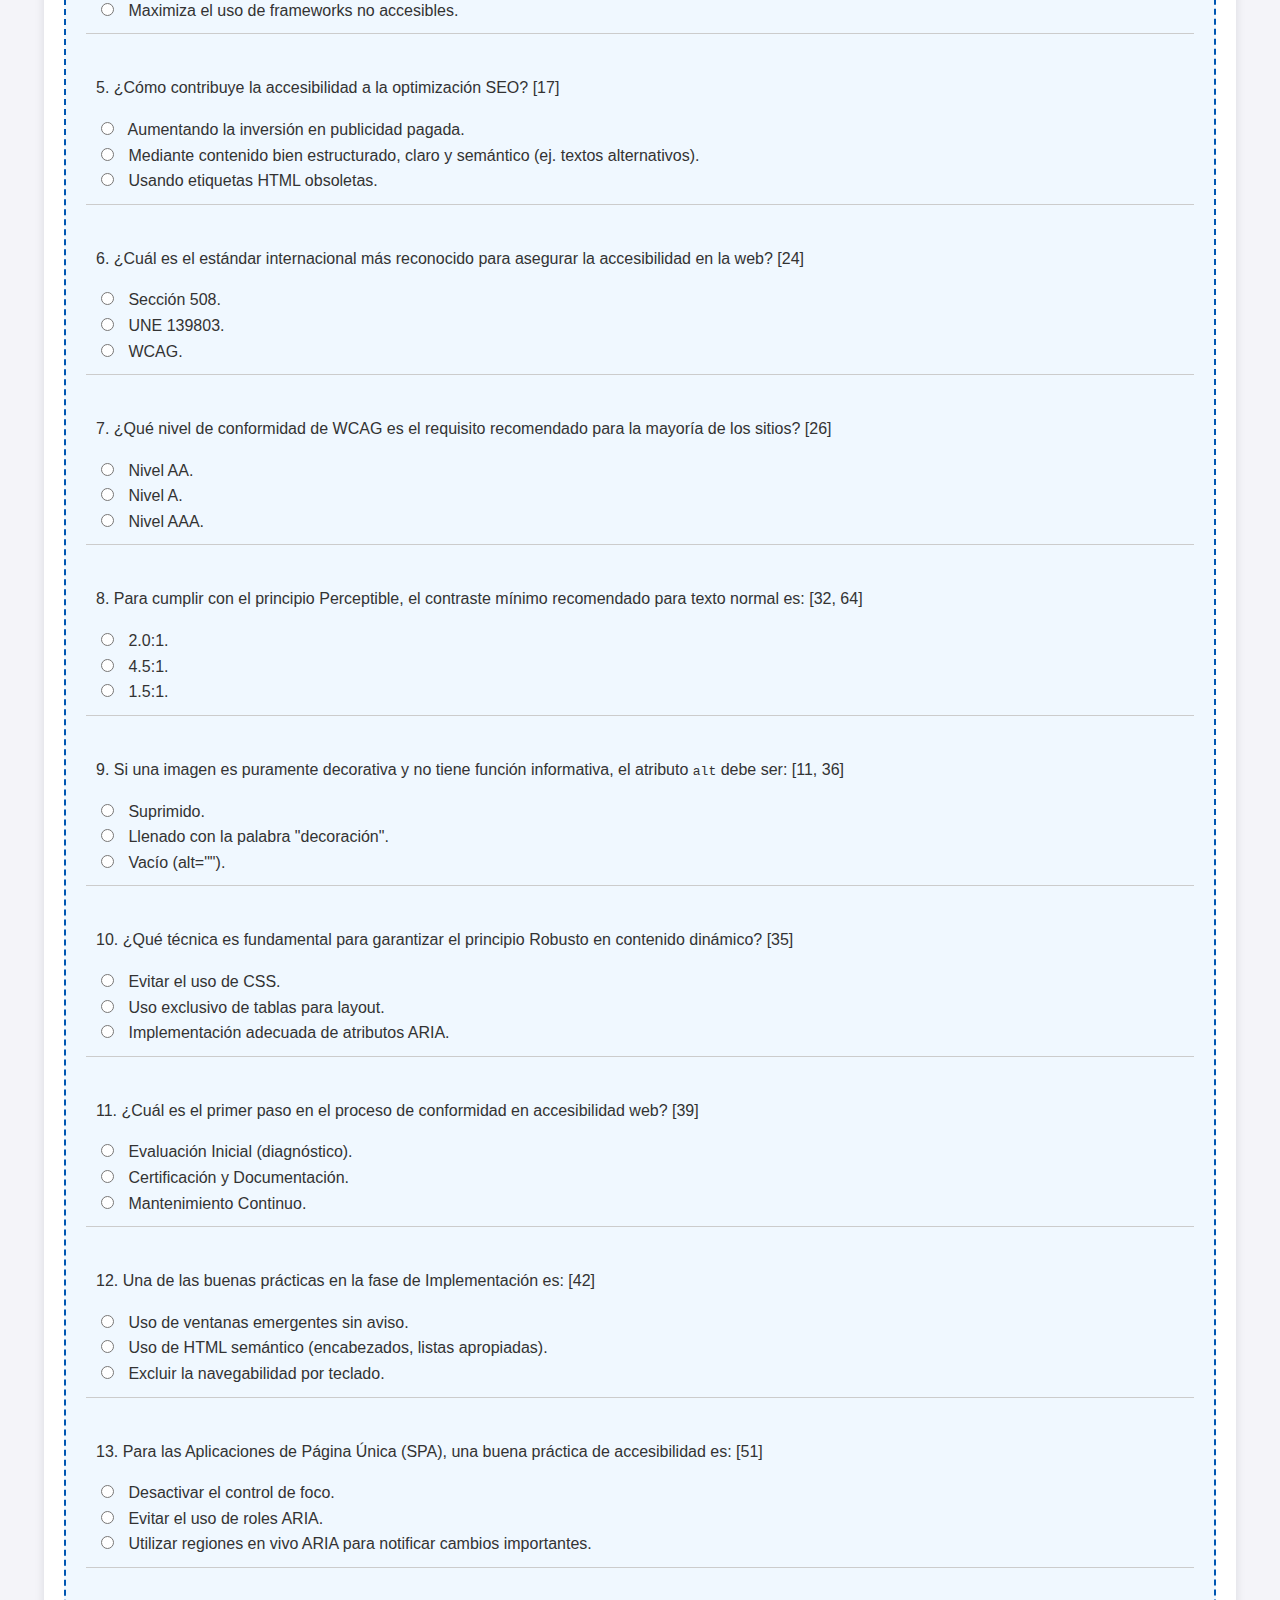
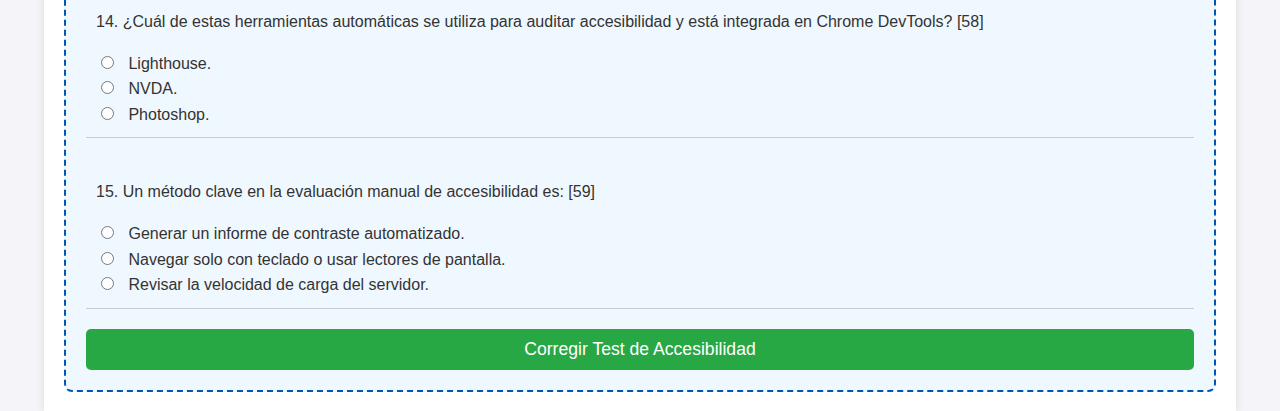
<file: accesibilidad.html>
<!DOCTYPE html>
<html lang="es">
<head>
    <meta charset="UTF-8">
    <meta name="viewport" content="width=device-width, initial-scale=1.0">
    <title>UF1843 - Accesibilidad Web</title>
    <link rel="stylesheet" href="styles.css">
    <link rel="icon" href="favicon.png" type="image/png">
</head>
<body>
    <header>
        <h1>UF1843: Usabilidad y Accesibilidad en Desarrollo Web</h1>
      <nav>
            <a href="accesibilidad.html">Accesibilidad Web</a>
            <a href="usabilidad.html">Usabilidad Web</a>
            <a href="practico.html">Planificación</a>
            <a href="desarrollo.html">Referencias y Código</a>
        </nav>
    </header>

    <div class="container">
        <h2>Unidad Didáctica 1: Accesibilidad Web</h2>

        <!-- Epígrafe 1: Definición de accesibilidad web [1] -->
        <details>
            <summary>1. Definición de accesibilidad web</summary>
            <div class="contenido-leccion">
                <p>La accesibilidad web es un principio fundamental que garantiza que toda persona, independientemente de sus capacidades o discapacidades, pueda acceder, comprender y utilizar los contenidos y funcionalidades de los sitios y aplicaciones web [1]. Esto abarca diversas discapacidades, como visuales, auditivas, motrices y cognitivas [1], e incluye también situaciones temporales o ambientales [1, 2].</p>
                <p>La accesibilidad es un derecho básico y un componente esencial para crear experiencias digitales inclusivas y universales [3]. En términos formales, se define como: "La capacidad de las personas para acceder, entender, navegar, interactuar y contribuir a la web, sin impedimentos relacionados con su discapacidad o entorno, mediante tecnologías, diseño adecuado y contenidos apropiados" [4].</p>
                
                <h4>Principios básicos de la accesibilidad (WCAG) [2]:</h4>
                <ul>
                    <li>Perceptible: La información debe ser presentada de maneras que todos puedan percibir (ej. texto alternativo para imágenes) [5, 6].</li>
                    <li>Operable: Todos los controles y navegación deben ser accesibles mediante teclado y tecnologías asistivas [5, 7].</li>
                    <li>Comprensión: El contenido debe ser claro y predecible [7, 8].</li>
                    <li>Robusto: El contenido debe funcionar con diversas tecnologías y navegadores [8, 9].</li>
                </ul>
                <p>La accesibilidad beneficia a personas con discapacidad visual, auditiva, motriz y cognitiva [10], así como a usuarios con discapacidad temporal o en situaciones ambientales adversas (como conexiones lentas) [2].</p>

                <h4>Ejemplo Práctico:</h4>
                <p>Un usuario que solo usa el teclado para navegar no podrá interactuar si los botones solo se activan con el ratón. La accesibilidad requiere que todos los componentes sean operables desde el teclado [8, 11].</p>

                <!-- Cuadro Resumen [12, 13] -->
                <div class="cuadro-resumen">
                    <h4>Cuadro Resumen: Definición de Accesibilidad Web</h4>
                    <table>
                        <thead>
                            <tr>
                                <th>Concepto</th>
                                <th>Definición breve</th>
                                <th>Ejemplo práctico</th>
                            </tr>
                        </thead>
                        <tbody>
                            <tr>
                                <td>Accesibilidad</td>
                                <td>Diseño sin barreras para todos los usuarios [12].</td>
                                <td>Texto alternativo para imágenes [13].</td>
                            </tr>
                            <tr>
                                <td>WCAG</td>
                                <td>Guía mundial con principios y criterios [13].</td>
                                <td>Perceptible, operable, etc. [13].</td>
                            </tr>
                            <tr>
                                <td>Barreras</td>
                                <td>Obstáculos para discapacidad visual, auditiva... [13].</td>
                                <td>Formularios inaccesibles [13].</td>
                            </tr>
                            <tr>
                                <td>Tecnologías</td>
                                <td>HTML semántico, ARIA, lectores de pantalla [13].</td>
                                <td>Uso correcto de roles ARIA [13].</td>
                            </tr>
                        </tbody>
                    </table>
                </div>
            </div>
        </details>

        <!-- Epígrafe 2: Ventajas y dificultades [14] -->
        <details>
            <summary>2. Ventajas y dificultades en la implantación de la accesibilidad web</summary>
            <div class="contenido-leccion">
                <p>La implantación de accesibilidad web ofrece múltiples beneficios, pero también enfrenta retos que requieren conocimiento técnico, compromiso y recursos [14].</p>
                <h4>Ventajas:</h4>
                <ul>
                    <li>Inclusión social y cumplimiento legal: Garantiza igualdad de acceso (derecho humano reconocido por tratados internacionales) y evita sanciones legales [15].</li>
                    <li>Ampliación del público objetivo: Mejora la experiencia para personas mayores, usuarios de dispositivos móviles y entornos adversos, incrementando el alcance [16].</li>
                    <li>Mejora de la experiencia global (Usabilidad): Estructuras claras y menús navegables con teclado facilitan la navegación para todos [16, 17].</li>
                    <li>Optimización de motores de búsqueda (SEO): El contenido estructurado y semántico (etiquetas, textos alternativos) es valorado por los motores de búsqueda [17, 18].</li>
                    <li>Ventajas competitivas y de marca: Genera mejor reputación y acceso a nichos de mercado desatendidos [19].</li>
                </ul>
                <h4>Dificultades:</h4>
                <ul>
                    <li>Falta de conocimiento y formación: El desconocimiento técnico entre diseñadores y desarrolladores es un reto principal [19].</li>
                    <li>Inversión en tiempo y recursos: Adaptar sitios existentes o diseñar con accesibilidad puede requerir tiempo y recursos especializados [20].</li>
                    <li>Limitaciones tecnológicas: Algunos frameworks o librerías no soportan accesibilidad total o requieren configuración adicional [20].</li>
                    <li>Dificultades en mantenimiento y actualización: Mantener la accesibilidad requiere integrar buenas prácticas en cada cambio para evitar regresiones [21].</li>
                    <li>Conflicto con otros objetivos: El diseño visual o funcionalidades avanzadas pueden parecer incompatibles con los estándares de accesibilidad [21].</li>
                </ul>

                <!-- Cuadro Resumen [22] -->
                <div class="cuadro-resumen">
                    <h4>Cuadro Resumen: Ventajas y dificultades en la accesibilidad web</h4>
                    <table>
                        <thead>
                            <tr>
                                <th>Ventajas</th>
                                <th>Dificultades</th>
                            </tr>
                        </thead>
                        <tbody>
                            <tr>
                                <td>Cumplimiento legal [22]</td>
                                <td>Falta de formación y conocimiento [22].</td>
                            </tr>
                            <tr>
                                <td>Inclusión de todos los usuarios [22]</td>
                                <td>Inversión de tiempo y recursos [22].</td>
                            </tr>
                            <tr>
                                <td>Mejora de SEO y usabilidad [22]</td>
                                <td>Limitaciones tecnológicas [22].</td>
                            </tr>
                            <tr>
                                <td>Mejor reputación y responsabilidad [22]</td>
                                <td>Mantenimiento continuo [22].</td>
                            </tr>
                            <tr>
                                <td>Acceso a nuevos nichos de mercado [22]</td>
                                <td>Conflicto con diseño o funcionalidades [22].</td>
                            </tr>
                        </tbody>
                    </table>
                </div>
            </div>
        </details>

        <!-- Epígrafe 3: Normativa y estándares [23] -->
        <details>
            <summary>3. Normativa y estándares sobre accesibilidad web</summary>
            <div class="contenido-leccion">
                <p>La accesibilidad no es solo una buena práctica, sino un requisito legal en muchos países [23]. Conocer estas normativas es fundamental para implementar la accesibilidad efectiva y asegurar la conformidad legal [24].</p>
                
                <h4>WCAG (Pautas de Accesibilidad al Contenido Web) [24]:</h4>
                <p>Es el estándar internacional más reconocido, publicado por el World Wide Web Consortium (W3C) a través de WAI [24]. Se organiza en torno a cuatro principios fundamentales (Perceptible, Operable, Comprensible, Robusto) [25, 26].</p>
                
                <p>La conformidad se mide en tres niveles [26]:</p>
                <ul>
                    <li>Nivel A: Requisitos mínimos [26].</li>
                    <li>Nivel AA: Requisito recomendado para la mayoría de los sitios (incluye nivel A) [26].</li>
                    <li>Nivel AAA: Máximo nivel de accesibilidad (difícil de alcanzar para todos los contenidos) [26].</li>
                </ul>

                <h4>Normativas nacionales relacionadas [27]:</h4>
                <ul>
                    <li>España: UNE 139803 (adapta WCAG 2.1) y la Ley General de derechos de las personas con discapacidad, que exigen accesibilidad en servicios digitales [27].</li>
                    <li>Estados Unidos: ADA (Ley de Estadounidenses con Discapacidades) y Sección 508 (para sitios federales) [27, 28].</li>
                    <li>Unión Europea: Directiva europea de accesibilidad web (2016/2102) [28].</li>
                </ul>

                <!-- Cuadro Resumen [29] -->
                <div class="cuadro-resumen">
                    <h4>Cuadro Resumen: Normativas y estándares clave de accesibilidad</h4>
                    <table>
                        <thead>
                            <tr>
                                <th>Norma/Estándar</th>
                                <th>Ámbito</th>
                                <th>Descripción breve</th>
                                <th>Aplicación</th>
                            </tr>
                        </thead>
                        <tbody>
                            <tr>
                                <td>WCAG</td>
                                <td>Internacional [29]</td>
                                <td>Guía internacional con criterios y niveles de accesibilidad [29].</td>
                                <td>Todos los sitios web [29].</td>
                            </tr>
                            <tr>
                                <td>UNE 139803</td>
                                <td>España [29]</td>
                                <td>Adaptación española de WCAG 2.1 [29].</td>
                                <td>Sitios públicos y privados en España [29].</td>
                            </tr>
                            <tr>
                                <td>ADA</td>
                                <td>EE.UU. [29]</td>
                                <td>Ley para la accesibilidad en servicios públicos y privados [29].</td>
                                <td>Sitios en EE.UU. [29].</td>
                            </tr>
                            <tr>
                                <td>Sección 508</td>
                                <td>EE.UU. [29]</td>
                                <td>Accesibilidad en tecnología web para agencias federales [29].</td>
                                <td>Web gubernamentales y contratistas [29].</td>
                            </tr>
                        </tbody>
                    </table>
                </div>
            </div>
        </details>

        <!-- Epígrafe 4: Guías para el cumplimiento [30] -->
        <details>
            <summary>4. Guías para el cumplimiento de normativas y estándares</summary>
            <div class="contenido-leccion">
                <p>Existen guías y técnicas que ayudan a traducir las normativas (basadas en los 4 principios de WCAG [31]) en acciones concretas en el desarrollo web [30].</p>
                
                <h4>Pautas clave:</h4>
                <ul>
                    <li>Perceptible: Texto alternativo en imágenes, subtítulos y transcripciones, contraste suficiente (4.5:1) [32], no depender solo del color [33].</li>
                    <li>Operable: Navegación mediante teclado [33], control del tiempo, evitar contenido parpadeante [33], estructura de navegación clara [33].</li>
                    <li>Comprensible: Lenguaje claro y simple, consistencia en el diseño, retroalimentación y ayuda clara en formularios [34].</li>
                    <li>Robusto: Uso de etiquetas semánticas [34], atributos ARIA para contenido dinámico [35], compatibilidad con navegadores y lectores de pantalla [35].</li>
                </ul>

                <h4>Ejemplo práctico: Texto alternativo</h4>
                <p>Identificar imágenes informativas y usar el atributo <code>alt</code> descriptivo. Ejemplo: <code>&lt;img src="mapa.png" alt="Mapa que indica la sede central en Madrid"&gt;</code> [36].</p>

                <!-- Cuadro Resumen [37] -->
                <div class="cuadro-resumen">
                    <h4>Cuadro Resumen: Guías para el cumplimiento de accesibilidad</h4>
                    <table>
                        <thead>
                            <tr>
                                <th>Principio</th>
                                <th>Pautas clave</th>
                                <th>Ejemplo práctico</th>
                            </tr>
                        </thead>
                        <tbody>
                            <tr>
                                <td>Perceptible</td>
                                <td>Texto alternativo, subtítulos, contraste [37].</td>
                                <td>Añadir alt a las imágenes [37].</td>
                            </tr>
                            <tr>
                                <td>Operable</td>
                                <td>Navegación teclado, control de tiempo [37].</td>
                                <td>Evitar que un slider avance solo [37].</td>
                            </tr>
                            <tr>
                                <td>Comprensible</td>
                                <td>Lenguaje claro, consistencia, ayuda [37].</td>
                                <td>Formularios con mensajes de error claros [37].</td>
                            </tr>
                            <tr>
                                <td>Robusto</td>
                                <td>Etiquetas semánticas, ARIA, compatibilidad [37].</td>
                                <td>Uso correcto de aria-label en botones [37].</td>
                            </tr>
                        </tbody>
                    </table>
                </div>
            </div>
        </details>

        <!-- Epígrafe 5: Proceso de conformidad [38] -->
        <details>
            <summary>5. Descripción del proceso de conformidad en accesibilidad web</summary>
            <div class="contenido-leccion">
                <p>La conformidad en accesibilidad es un proceso estructurado que requiere evaluación, planificación, implementación, validación y mantenimiento [38].</p>

                <h4>Pasos clave del proceso:</h4>
                <ol>
                    <li>Evaluación Inicial: Diagnóstico del estado actual usando herramientas automáticas (WAVE, AXE, Lighthouse) y pruebas con usuarios reales [39].</li>
                    <li>Planificación: Definición de un plan de acción, priorización de errores, determinación de recursos y definición de objetivos (ej. alcanzar el nivel AA de WCAG) [40, 41].</li>
                    <li>Implementación y Adaptación: Realización de cambios técnicos (HTML semántico, atributos ARIA, ajustes CSS) y pruebas continuas para evitar regresiones [41, 42].</li>
                    <li>Validación y Verificación: Comprobar que el sitio cumple con las pautas mediante nuevas auditorías automáticas y test con usuarios [42, 43].</li>
                    <li>Certificación y Documentación: Obtener certificación, elaborar un Informe final formal y publicar una Declaración de accesibilidad [43, 44].</li>
                    <li>Mantenimiento Continuo: Integrar auditorías y pruebas en el ciclo de desarrollo ágil y capacitación continua del equipo [44, 45].</li>
                </ol>

                <!-- Cuadro Resumen [46, 47] -->
                <div class="cuadro-resumen">
                    <h4>Cuadro Resumen: Proceso de conformidad en accesibilidad web</h4>
                    <table>
                        <thead>
                            <tr>
                                <th>Paso</th>
                                <th>Acción clave</th>
                                <th>Herramientas / Ejemplos</th>
                            </tr>
                        </thead>
                        <tbody>
                            <tr>
                                <td>Evaluación inicial</td>
                                <td>Auditorías automáticas, manual de revisión [46].</td>
                                <td>WAVE, AXE, Lighthouse, usuarios reales [46].</td>
                            </tr>
                            <tr>
                                <td>Planificación</td>
                                <td>Definir recursos, prioridades y objetivos [46].</td>
                                <td>Listas de verificación, cronogramas [46].</td>
                            </tr>
                            <tr>
                                <td>Implementación</td>
                                <td>Adaptar contenido, código y diseño [47].</td>
                                <td>HTML semántico, ARIA, CSS accesible [47].</td>
                            </tr>
                            <tr>
                                <td>Validación y verificación</td>
                                <td>Nuevas auditorías, pruebas con usuarios [47].</td>
                                <td>Manual de prueba y herramienta automática [47].</td>
                            </tr>
                            <tr>
                                <td>Certificación</td>
                                <td>Documentar conformidad y declaración pública [47].</td>
                                <td>Informe oficial, sello de accesibilidad [47].</td>
                            </tr>
                            <tr>
                                <td>Mantenimiento continuo</td>
                                <td>Auditoría periódica y capacitación continua [47].</td>
                                <td>Integración en metodologías ágiles, formación [47].</td>
                            </tr>
                        </tbody>
                    </table>
                </div>
            </div>
        </details>
        
        <!-- Epígrafe 6: Tecnologías aplicables [48] -->
        <details>
            <summary>6. Tecnologías donde la accesibilidad es aplicable</summary>
            <div class="contenido-leccion">
                <p>La accesibilidad es un concepto transversal aplicable a diversas tecnologías y plataformas que conforman el ecosistema digital [48].</p>

                <h4>Tecnologías y retos:</h4>
                <ul>
                    <li>Sitios web estáticos: Se centran en el uso correcto de HTML semántico, textos alternativos y navegación sencilla [49, 50].</li>
                    <li>Sitios web dinámicos (JS): Requieren la implementación de ARIA para describir roles y estados dinámicos, controlar actualizaciones de contenido y gestionar el foco [50].</li>
                    <li>Aplicaciones Web de Página Única (SPA): La actualización dinámica sin recarga completa puede dificultar la percepción de cambios, exigiendo el uso de regiones en vivo ARIA y una correcta gestión del foco [51].</li>
                    <li>Aplicaciones móviles: Tienen particularidades como interfaces táctiles, exigiendo tamaño mínimo para botones, etiquetas accesibles en componentes nativos y contrastes legibles [52].</li>
                    <li>Sistemas de gestión de contenidos (CMS): Se debe elegir temas y complementos certificados para accesibilidad y adaptar el contenido introducido por editores [53].</li>
                    <li>Tecnologías asistidas: El uso correcto de roles ARIA y etiquetas semánticas garantiza que herramientas como lectores de pantalla (NVDA, JAWS) o ampliadores interpreten correctamente el contenido [54].</li>
                </ul>

                <!-- Cuadro Resumen [55, 56] -->
                <div class="cuadro-resumen">
                    <h4>Cuadro Resumen: Tecnologías y accesibilidad</h4>
                    <table>
                        <thead>
                            <tr>
                                <th>Tecnología</th>
                                <th>Desafíos clave</th>
                                <th>Buenas prácticas</th>
                            </tr>
                        </thead>
                        <tbody>
                            <tr>
                                <td>Sitios estáticos</td>
                                <td>Semántica y estructura [55].</td>
                                <td>HTML semántico, textos alternativos [55].</td>
                            </tr>
                            <tr>
                                <td>Sitios Dinámicos (JS)</td>
                                <td>Actualización dinámica y gestión foco [56].</td>
                                <td>Uso de ARIA, regiones en vivo, foco correcto [56].</td>
                            </tr>
                            <tr>
                                <td>SPA (React, Angular, Vue)</td>
                                <td>Todo lo anterior + rutas y estados [56].</td>
                                <td>Manejo correcto del DOM, roles ARIA [56].</td>
                            </tr>
                            <tr>
                                <td>Aplicaciones móviles</td>
                                <td>Tamaño, interacción táctil, API nativas [56].</td>
                                <td>Uso de API accesibles nativas [56].</td>
                            </tr>
                            <tr>
                                <td>CMS (WordPress, etc.)</td>
                                <td>Temas/plugins no accesibles [56].</td>
                                <td>Selección cuidadosa, formación de usuarios [56].</td>
                            </tr>
                            <tr>
                                <td>Tecnologías asistidas</td>
                                <td>Compatibilidad e interpretabilidad [56].</td>
                                <td>Etiquetas semánticas y ARIA correctamente usadas [56].</td>
                            </tr>
                        </tbody>
                    </table>
                </div>
            </div>
        </details>
        
        <!-- Epígrafe 7: Herramientas de validación [57] -->
        <details>
            <summary>7. Herramientas para la validación de la accesibilidad</summary>
            <div class="contenido-leccion">
                <p>La validación es un paso fundamental, utilizando herramientas automáticas y manuales para detectar errores y evaluar el cumplimiento normativo [57].</p>

                <h4>Tipos de herramientas:</h4>
                <ol>
                    <li>Herramientas automáticas: Analizan código y contenido rápidamente, pero no capturan todos los errores [58]. Destacan:
                        <ul>
                            <li>WAVE: Extensión que muestra errores visualmente en la página [58].</li>
                            <li>AXE Accessibility Checker: Genera informes detallados con sugerencias específicas [58].</li>
                            <li>Lighthouse: Integrada en Chrome DevTools, ofrece informes junto con rendimiento y SEO [58].</li>
                        </ul>
                    </li>
                    <li>Manual de evaluación: Comprobaciones que requieren juicio humano, como navegar solo con teclado, usar lectores de pantalla (NVDA, VoiceOver) o analizar la claridad del contenido [59].</li>
                    <li>Herramientas de soporte: Como comprobadores de contraste de color [59] y validadores HTML [60].</li>
                </ol>

                <!-- Cuadro Resumen [61, 62] -->
                <div class="cuadro-resumen">
                    <h4>Cuadro Resumen: Herramientas de validación</h4>
                    <table>
                        <thead>
                            <tr>
                                <th>Herramienta</th>
                                <th>Tipo</th>
                                <th>Funcionalidad principal</th>
                                <th>Uso recomendado</th>
                            </tr>
                        </thead>
                        <tbody>
                            <tr>
                                <td>WAVE</td>
                                <td>Automática [62]</td>
                                <td>Análisis visual de accesibilidad sobre página web [62].</td>
                                <td>Auditorías rápidas [62].</td>
                            </tr>
                            <tr>
                                <td>AXE Accesibilidad</td>
                                <td>Automática [62]</td>
                                <td>Informe detallado con guía correctiva [62].</td>
                                <td>Integración en desarrollo [62].</td>
                            </tr>
                            <tr>
                                <td>Lighthouse (Faro)</td>
                                <td>Automática [62]</td>
                                <td>Informe accesibilidad + rendimiento + SEO [62].</td>
                                <td>Revisión global [62].</td>
                            </tr>
                            <tr>
                                <td>NVDA / VoiceOver</td>
                                <td>Manual [62]</td>
                                <td>Lectores de pantalla [62].</td>
                                <td>Prueba de interacción real [62].</td>
                            </tr>
                            <tr>
                                <td>Comprobador de contraste de color</td>
                                <td>Complementaria [62]</td>
                                <td>Validación de ratios de contraste de color [62].</td>
                                <td>Verificación visual [63].</td>
                            </tr>
                        </tbody>
                    </table>
                </div>
            </div>
        </details>

        <!-- Test de Repaso: Accesibilidad (15 preguntas) -->
        <div class="test-repaso">
            <h3>Test de Repaso: Accesibilidad Web (15 Preguntas)</h3>
            <p>Seleccione la opción correcta para cada pregunta. (Nota: La funcionalidad de autocorrección requiere JavaScript en un entorno real).</p>
            <form id="test-accesibilidad">
                
                <!-- P1: Definición -->
                <div class="pregunta" data-correct-answer="b">
                    <p>1. ¿Cuál es uno de los principios básicos de accesibilidad según WCAG? [2, 6]</p>
                    <label class="opcion"><input type="radio" name="p1" value="a"> Estético</label><br>
                    <label class="opcion"><input type="radio" name="p1" value="b"> Perceptible</label><br>
                    <label class="opcion"><input type="radio" name="p1" value="c"> Dinámico</label>
                    <div class="feedback"></div>
                </div>

                <!-- P2: Beneficiarios -->
                <div class="pregunta" data-correct-answer="c">
                    <p>2. La accesibilidad beneficia, además de a personas con discapacidad, a usuarios en situaciones ambientales como: [2]</p>
                    <label class="opcion"><input type="radio" name="p2" value="a"> Uso de ordenadores de escritorio.</label><br>
                    <label class="opcion"><input type="radio" name="p2" value="b"> Navegación con conexiones rápidas.</label><br>
                    <label class="opcion"><input type="radio" name="p2" value="c"> Conexiones lentas o dispositivos móviles bajo el sol.</label>
                    <div class="feedback"></div>
                </div>
                
                <!-- P3: Barrera común -->
                <div class="pregunta" data-correct-answer="a">
                    <p>3. Una barrera motora común es la imposibilidad de usar el ratón, lo que exige que los componentes sean operables mediante: [8, 11]</p>
                    <label class="opcion"><input type="radio" name="p3" value="a"> Teclado (tecla Tab).</label><br>
                    <label class="opcion"><input type="radio" name="p3" value="b"> Voz artificial.</label><br>
                    <label class="opcion"><input type="radio" name="p3" value="c"> Control manual de contraste.</label>
                    <div class="feedback"></div>
                </div>

                <!-- P4: Cumplimiento legal -->
                <div class="pregunta" data-correct-answer="a">
                    <p>4. ¿Qué ventaja ofrece la accesibilidad respecto al ámbito legal? [15]</p>
                    <label class="opcion"><input type="radio" name="p4" value="a"> Evita sanciones legales y cumple tratados internacionales.</label><br>
                    <label class="opcion"><input type="radio" name="p4" value="b"> Garantiza costos de desarrollo mínimos.</label><br>
                    <label class="opcion"><input type="radio" name="p4" value="c"> Maximiza el uso de frameworks no accesibles.</label>
                    <div class="feedback"></div>
                </div>

                <!-- P5: SEO -->
                <div class="pregunta" data-correct-answer="b">
                    <p>5. ¿Cómo contribuye la accesibilidad a la optimización SEO? [17]</p>
                    <label class="opcion"><input type="radio" name="p5" value="a"> Aumentando la inversión en publicidad pagada.</label><br>
                    <label class="opcion"><input type="radio" name="p5" value="b"> Mediante contenido bien estructurado, claro y semántico (ej. textos alternativos).</label><br>
                    <label class="opcion"><input type="radio" name="p5" value="c"> Usando etiquetas HTML obsoletas.</label>
                    <div class="feedback"></div>
                </div>

                <!-- P6: Norma internacional -->
                <div class="pregunta" data-correct-answer="c">
                    <p>6. ¿Cuál es el estándar internacional más reconocido para asegurar la accesibilidad en la web? [24]</p>
                    <label class="opcion"><input type="radio" name="p6" value="a"> Sección 508.</label><br>
                    <label class="opcion"><input type="radio" name="p6" value="b"> UNE 139803.</label><br>
                    <label class="opcion"><input type="radio" name="p6" value="c"> WCAG.</label>
                    <div class="feedback"></div>
                </div>

                <!-- P7: Nivel de conformidad -->
                <div class="pregunta" data-correct-answer="a">
                    <p>7. ¿Qué nivel de conformidad de WCAG es el requisito recomendado para la mayoría de los sitios? [26]</p>
                    <label class="opcion"><input type="radio" name="p7" value="a"> Nivel AA.</label><br>
                    <label class="opcion"><input type="radio" name="p7" value="b"> Nivel A.</label><br>
                    <label class="opcion"><input type="radio" name="p7" value="c"> Nivel AAA.</label>
                    <div class="feedback"></div>
                </div>

                <!-- P8: Guía de cumplimiento perceptible -->
                <div class="pregunta" data-correct-answer="b">
                    <p>8. Para cumplir con el principio Perceptible, el contraste mínimo recomendado para texto normal es: [32, 64]</p>
                    <label class="opcion"><input type="radio" name="p8" value="a"> 2.0:1.</label><br>
                    <label class="opcion"><input type="radio" name="p8" value="b"> 4.5:1.</label><br>
                    <label class="opcion"><input type="radio" name="p8" value="c"> 1.5:1.</label>
                    <div class="feedback"></div>
                </div>

                <!-- P9: Uso de alt -->
                <div class="pregunta" data-correct-answer="c">
                    <p>9. Si una imagen es puramente decorativa y no tiene función informativa, el atributo <code>alt</code> debe ser: [11, 36]</p>
                    <label class="opcion"><input type="radio" name="p9" value="a"> Suprimido.</label><br>
                    <label class="opcion"><input type="radio" name="p9" value="b"> Llenado con la palabra "decoración".</label><br>
                    <label class="opcion"><input type="radio" name="p9" value="c"> Vacío (alt="").</label>
                    <div class="feedback"></div>
                </div>

                <!-- P10: Guía de cumplimiento robusto -->
                <div class="pregunta" data-correct-answer="c">
                    <p>10. ¿Qué técnica es fundamental para garantizar el principio Robusto en contenido dinámico? [35]</p>
                    <label class="opcion"><input type="radio" name="p10" value="a"> Evitar el uso de CSS.</label><br>
                    <label class="opcion"><input type="radio" name="p10" value="b"> Uso exclusivo de tablas para layout.</label><br>
                    <label class="opcion"><input type="radio" name="p10" value="c"> Implementación adecuada de atributos ARIA.</label>
                    <div class="feedback"></div>
                </div>

                <!-- P11: Proceso de conformidad - Inicio -->
                <div class="pregunta" data-correct-answer="a">
                    <p>11. ¿Cuál es el primer paso en el proceso de conformidad en accesibilidad web? [39]</p>
                    <label class="opcion"><input type="radio" name="p11" value="a"> Evaluación Inicial (diagnóstico).</label><br>
                    <label class="opcion"><input type="radio" name="p11" value="b"> Certificación y Documentación.</label><br>
                    <label class="opcion"><input type="radio" name="p11" value="c"> Mantenimiento Continuo.</label>
                    <div class="feedback"></div>
                </div>

                <!-- P12: Implementación -->
                <div class="pregunta" data-correct-answer="b">
                    <p>12. Una de las buenas prácticas en la fase de Implementación es: [42]</p>
                    <label class="opcion"><input type="radio" name="p12" value="a"> Uso de ventanas emergentes sin aviso.</label><br>
                    <label class="opcion"><input type="radio" name="p12" value="b"> Uso de HTML semántico (encabezados, listas apropiadas).</label><br>
                    <label class="opcion"><input type="radio" name="p12" value="c"> Excluir la navegabilidad por teclado.</label>
                    <div class="feedback"></div>
                </div>

                <!-- P13: Tecnología dinámica -->
                <div class="pregunta" data-correct-answer="c">
                    <p>13. Para las Aplicaciones de Página Única (SPA), una buena práctica de accesibilidad es: [51]</p>
                    <label class="opcion"><input type="radio" name="p13" value="a"> Desactivar el control de foco.</label><br>
                    <label class="opcion"><input type="radio" name="p13" value="b"> Evitar el uso de roles ARIA.</label><br>
                    <label class="opcion"><input type="radio" name="p13" value="c"> Utilizar regiones en vivo ARIA para notificar cambios importantes.</label>
                    <div class="feedback"></div>
                </div>

                <!-- P14: Herramienta automática -->
                <div class="pregunta" data-correct-answer="a">
                    <p>14. ¿Cuál de estas herramientas automáticas se utiliza para auditar accesibilidad y está integrada en Chrome DevTools? [58]</p>
                    <label class="opcion"><input type="radio" name="p14" value="a"> Lighthouse.</label><br>
                    <label class="opcion"><input type="radio" name="p14" value="b"> NVDA.</label><br>
                    <label class="opcion"><input type="radio" name="p14" value="c"> Photoshop.</label>
                    <div class="feedback"></div>
                </div>

                <!-- P15: Evaluación manual -->
                <div class="pregunta" data-correct-answer="b">
                    <p>15. Un método clave en la evaluación manual de accesibilidad es: [59]</p>
                    <label class="opcion"><input type="radio" name="p15" value="a"> Generar un informe de contraste automatizado.</label><br>
                    <label class="opcion"><input type="radio" name="p15" value="b"> Navegar solo con teclado o usar lectores de pantalla.</label><br>
                    <label class="opcion"><input type="radio" name="p15" value="c"> Revisar la velocidad de carga del servidor.</label>
                    <div class="feedback"></div>
                </div>
                
                <button type="button" class="btn-corregir" onclick="corregirTest('test-accesibilidad', 15)">Corregir Test de Accesibilidad</button>
            </form>
        </div>
    </div>
    <!-- Script simulado (requeriría JS real para funcionar) -->
    <script>
        function corregirTest(testId, totalQuestions) {
            const form = document.getElementById(testId);
            const questions = form.querySelectorAll('.pregunta');
            let correctCount = 0;

            questions.forEach((q, index) => {
                const feedback = q.querySelector('.feedback');
                const selected = q.querySelector('input:checked');
                const correctAnswer = q.getAttribute('data-correct-answer');

                feedback.style.display = 'block';
                feedback.classList.remove('correcto', 'incorrecto');
                
                if (selected && selected.value === correctAnswer) {
                    feedback.classList.add('correcto');
                    feedback.innerHTML = '¡Correcto! Respuesta: ' + correctAnswer;
                    correctCount++;
                } else {
                    feedback.classList.add('incorrecto');
                    feedback.innerHTML = 'Incorrecto. La respuesta correcta es: ' + correctAnswer;
                }
            });

            alert(`Test completado. Puntuación: ${correctCount} de ${totalQuestions}.`);
        }
    </script>
</body>
</html>
</file>
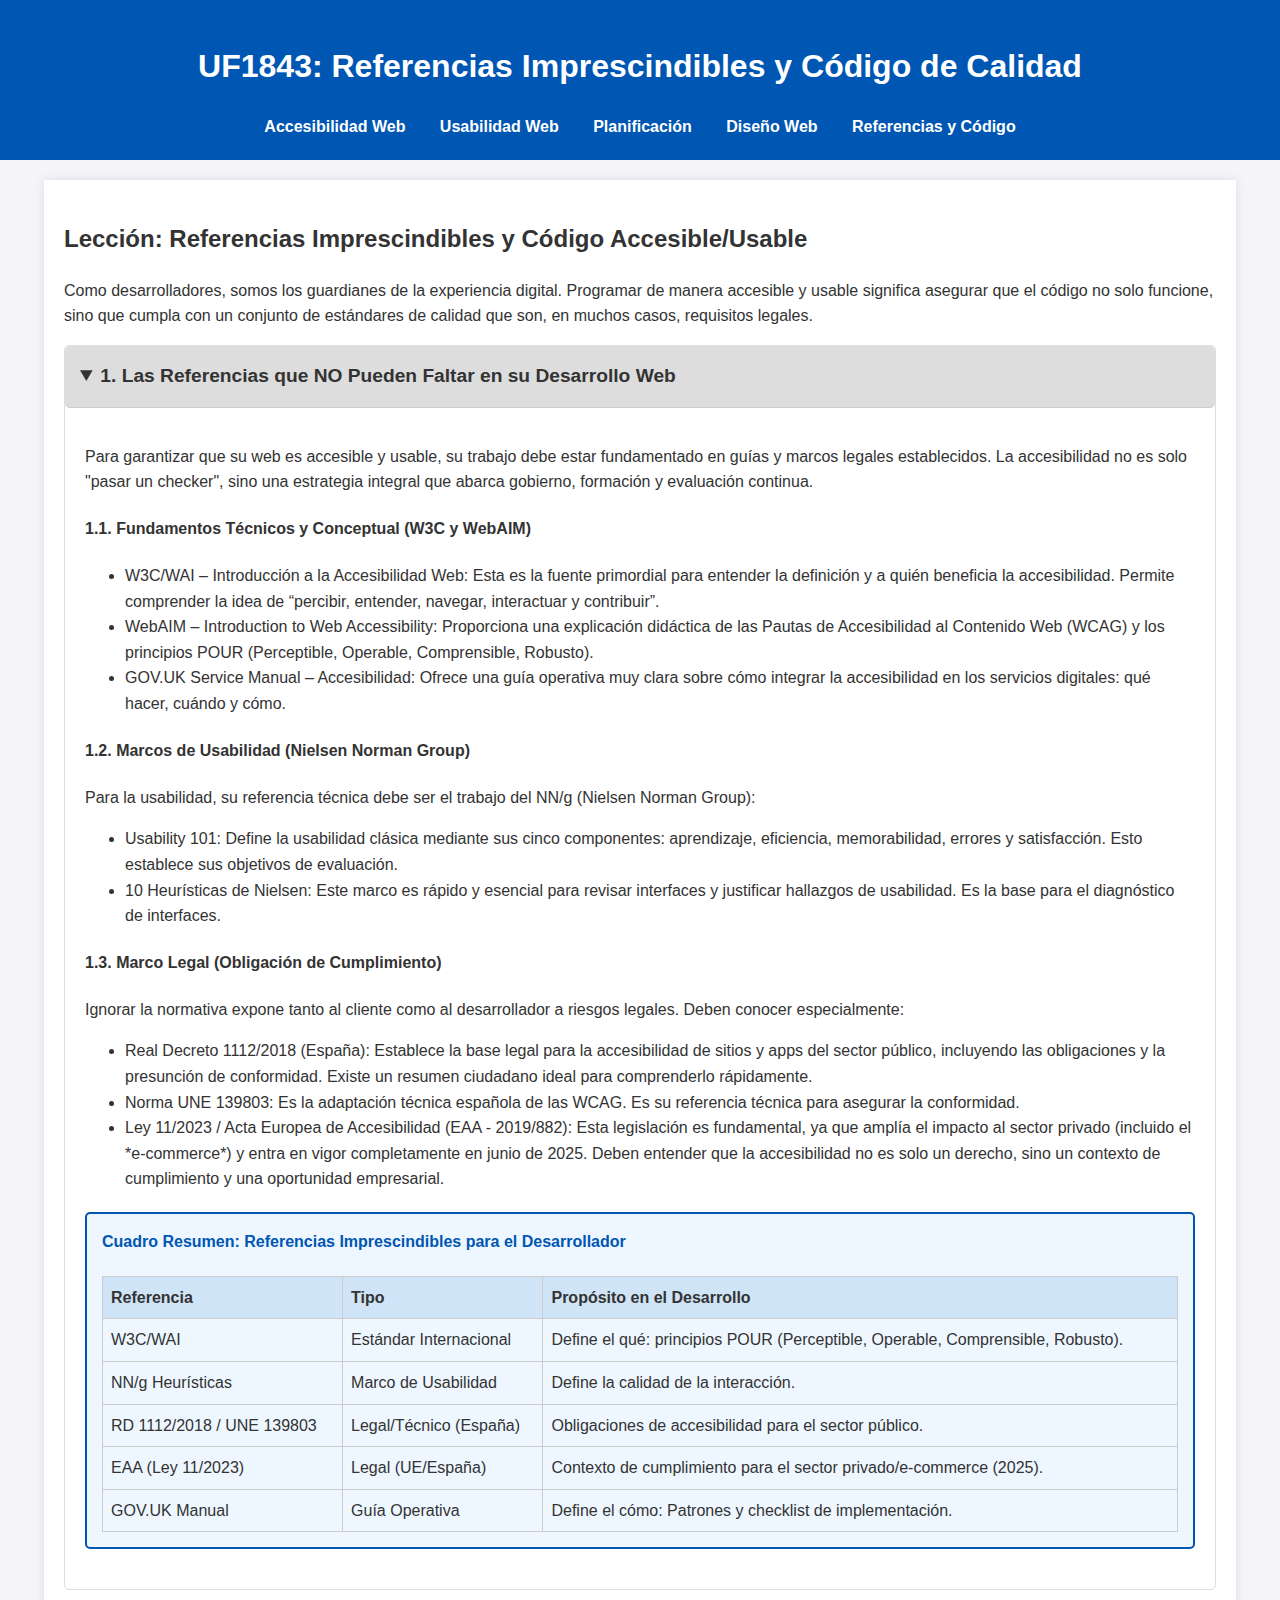
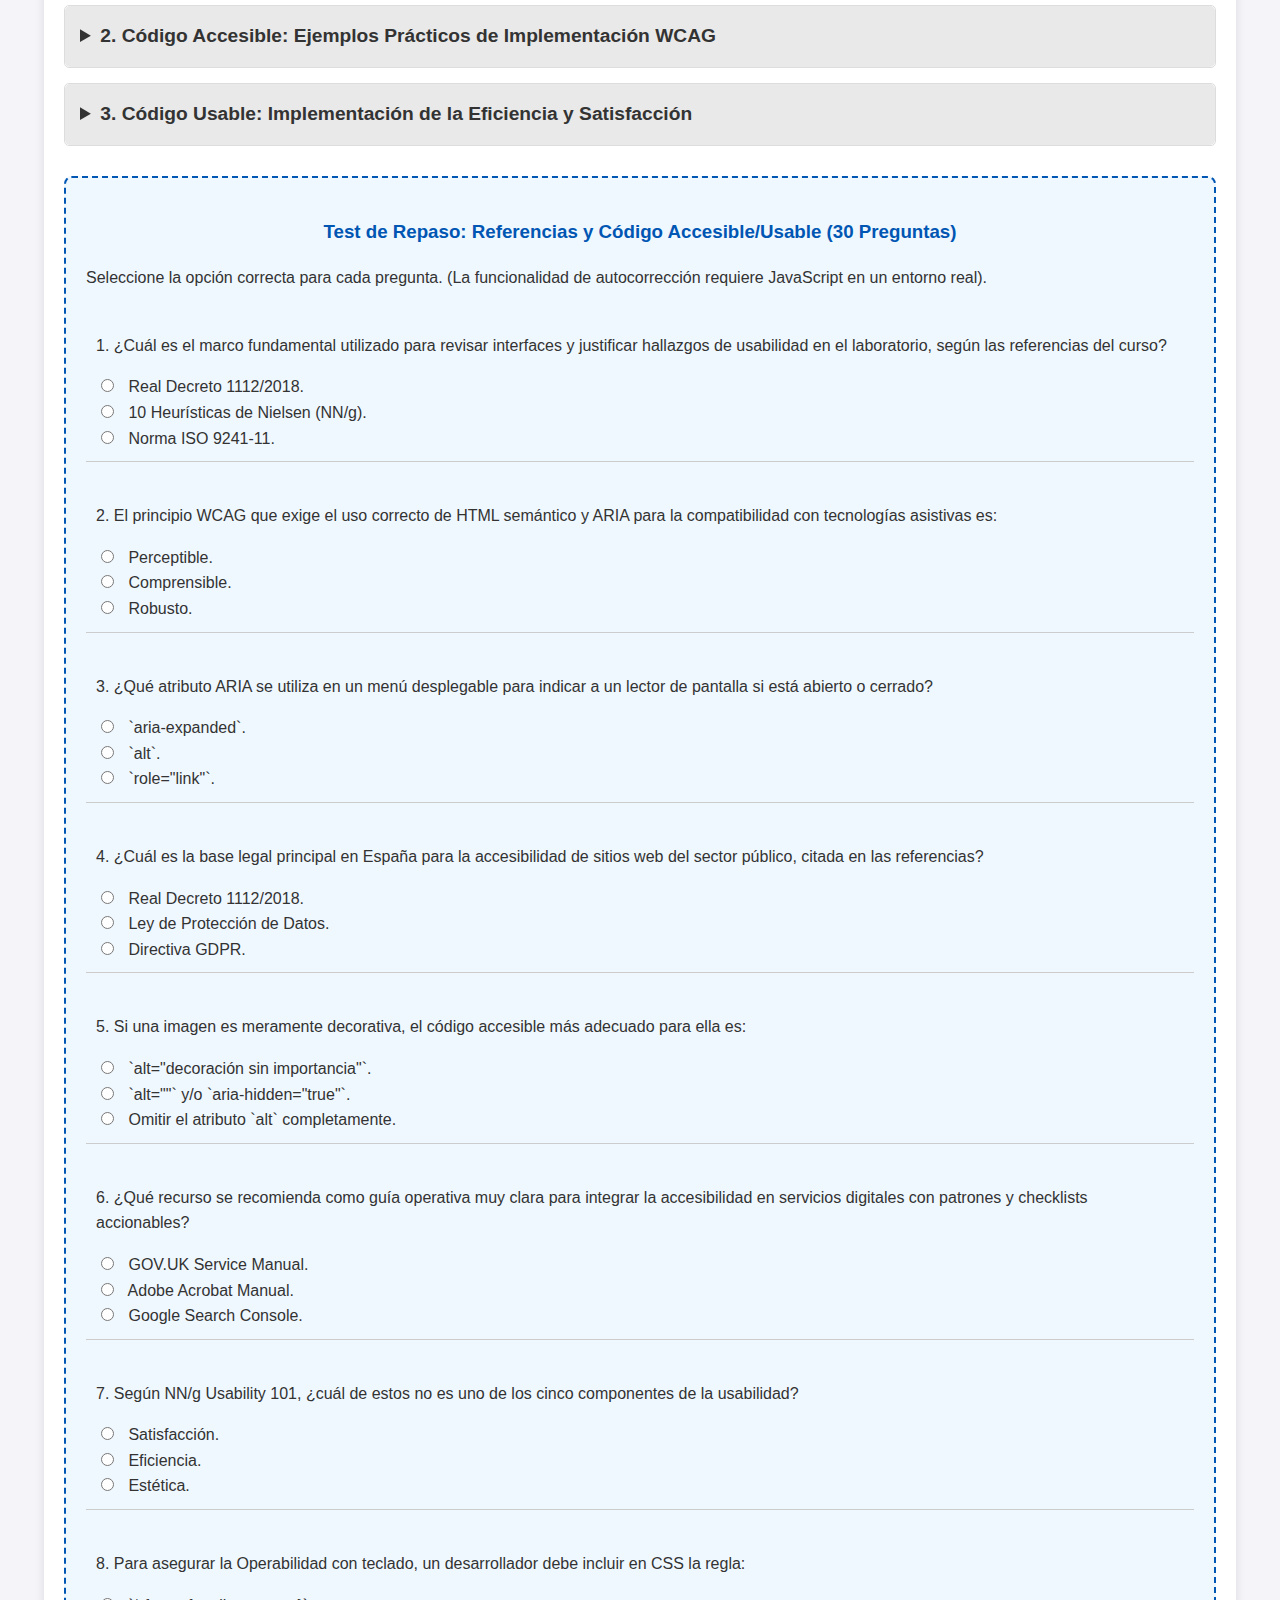
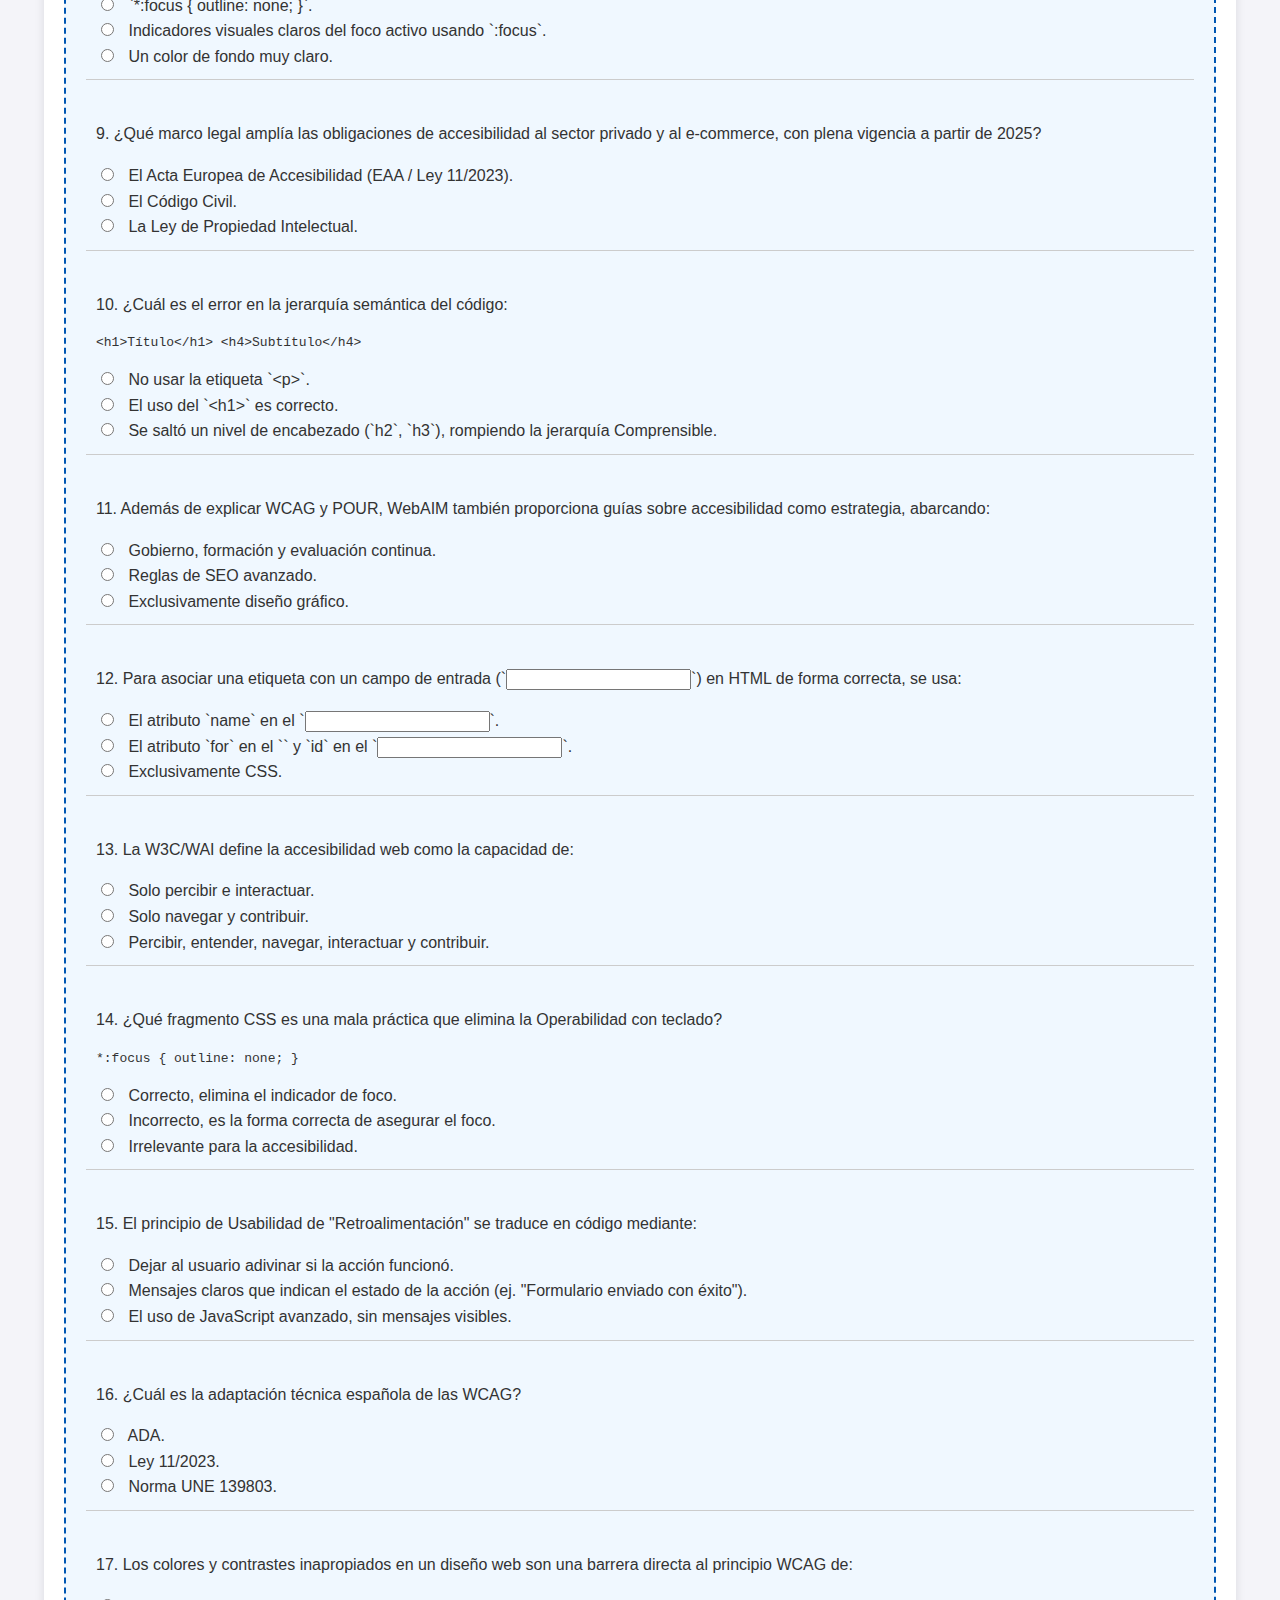
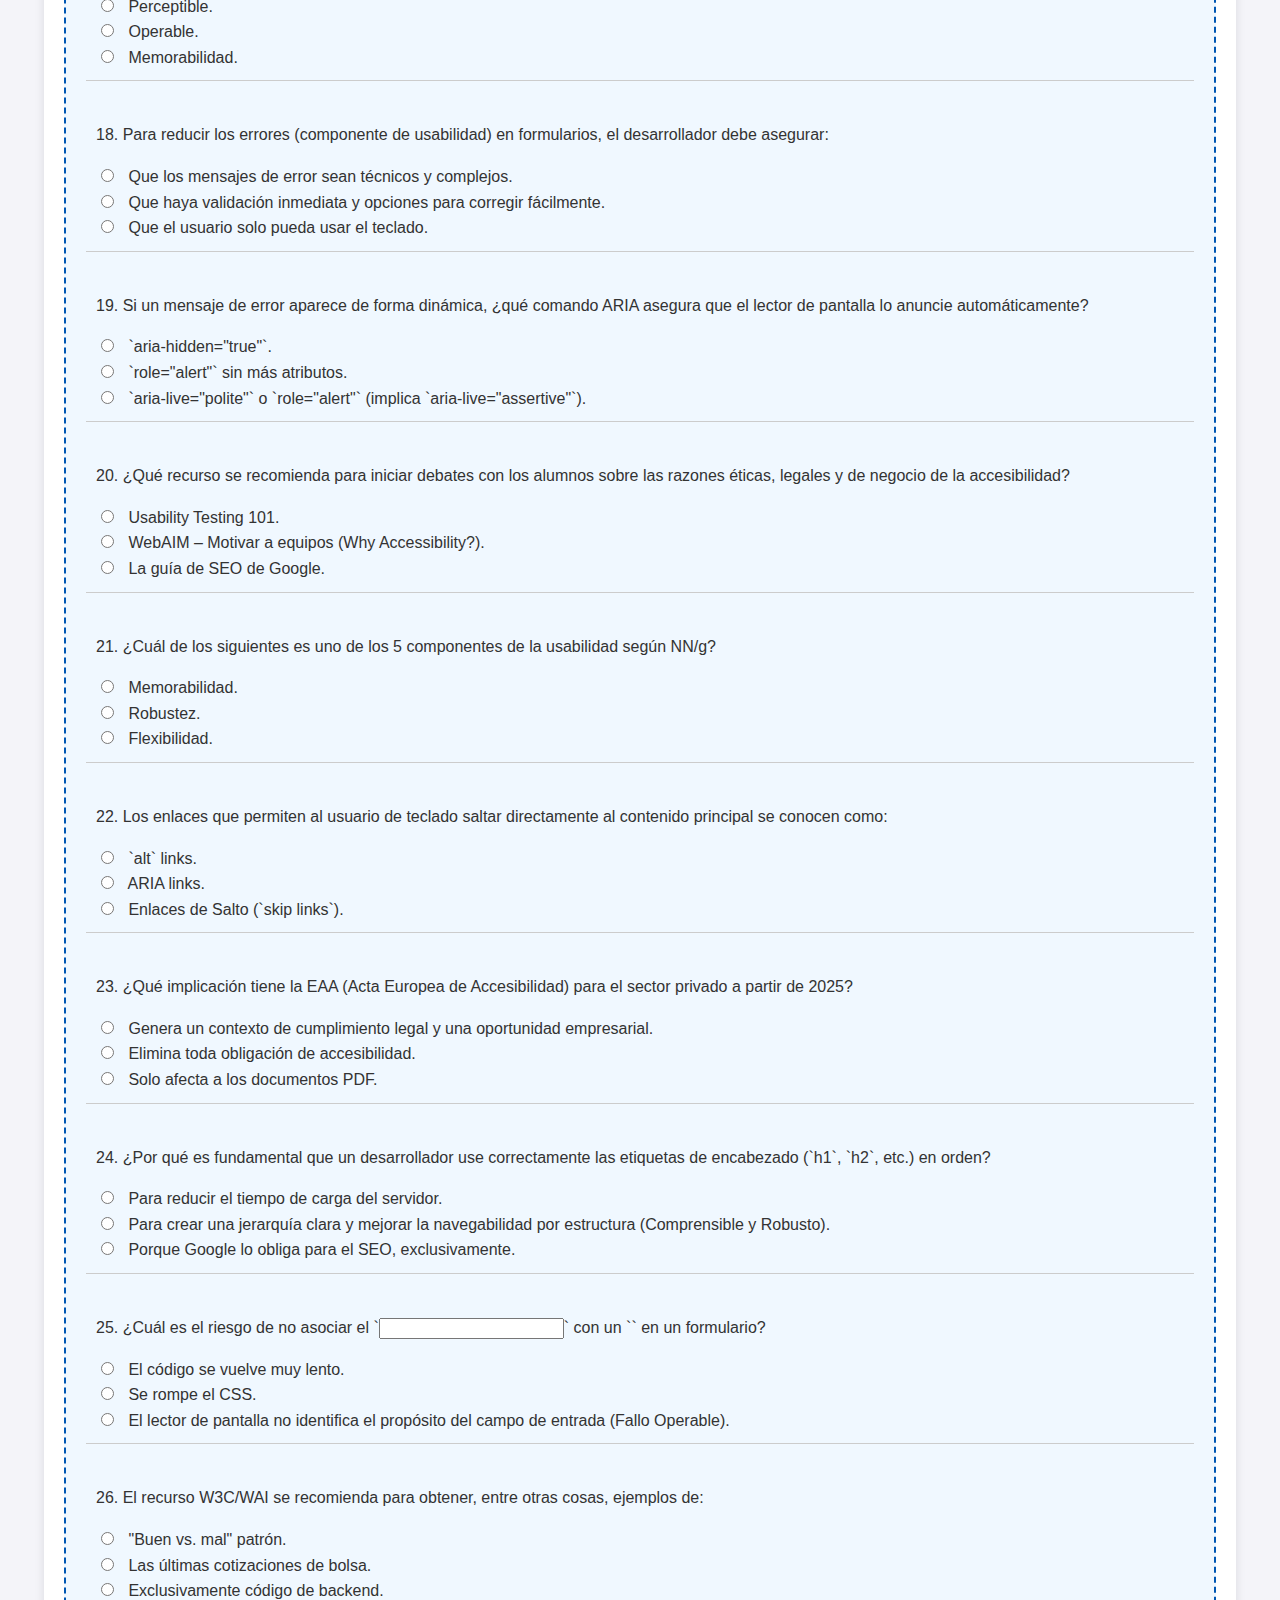
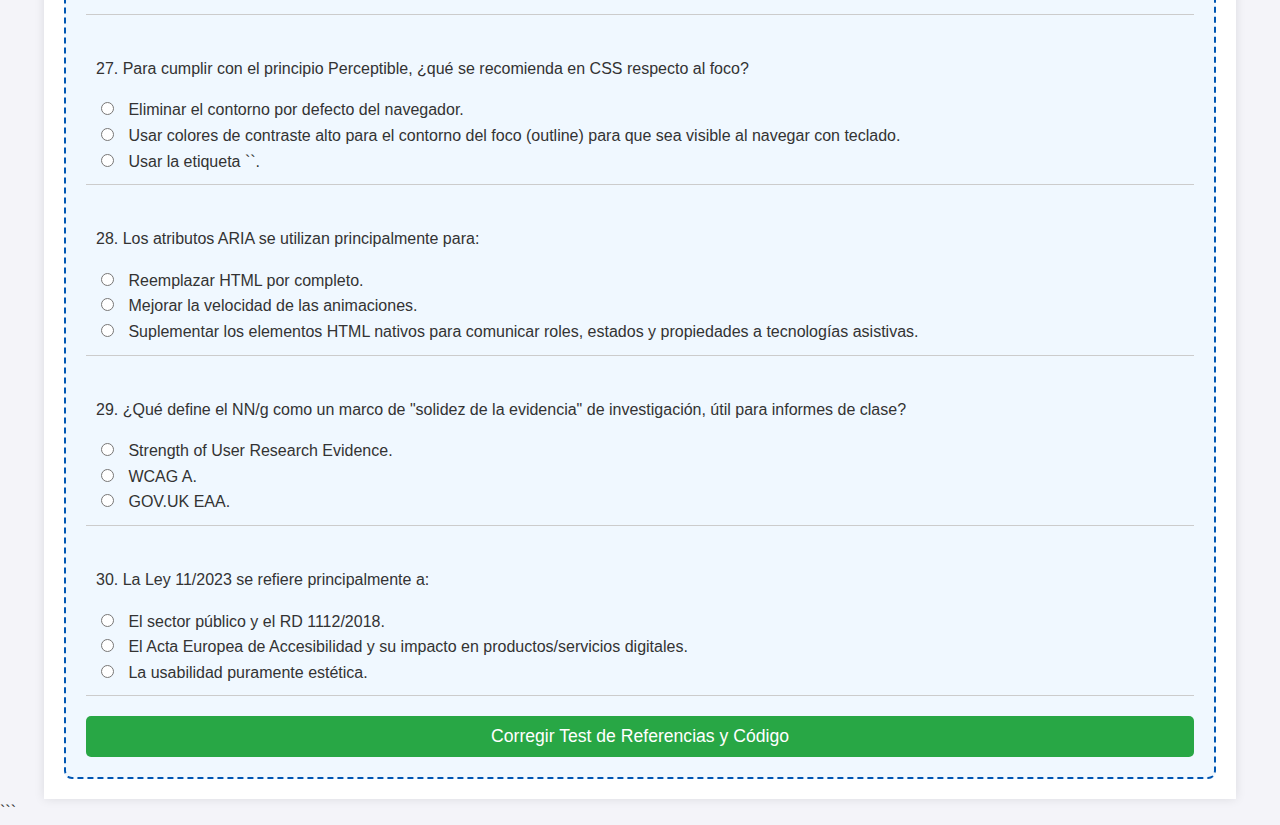
<file: desarrollo.html>
<!DOCTYPE html>
<html lang="es">
<head>
    <meta charset="UTF-8">
    <meta name="viewport" content="width=device-width, initial-scale=1.0">
    <title>Lección: Referencias y Código Accesible/Usable</title>
    <link rel="stylesheet" href="styles.css"> 
    <link rel="icon" href="favicon.png">
</head>
<body>
    <header>
        <h1>UF1843: Referencias Imprescindibles y Código de Calidad</h1>
      <nav>
            <a href="index.html">Accesibilidad Web</a>
            <a href="usabilidad.html">Usabilidad Web</a>
            <a href="practico.html">Planificación</a>
             <a href="diseñoweb.html">Diseño Web</a>
            <a href="desarrollo.html">Referencias y Código</a>
           
        </nav>
    </header>

    <div class="container">
        <h2>Lección: Referencias Imprescindibles y Código Accesible/Usable</h2>
        <p>Como desarrolladores, somos los guardianes de la experiencia digital. Programar de manera accesible y usable significa asegurar que el código no solo funcione, sino que cumpla con un conjunto de estándares de calidad que son, en muchos casos, requisitos legales.</p>

        <!-- Epígrafe 1: Referencias Fundamentales de Desarrollo -->
        <details open>
            <summary>1. Las Referencias que NO Pueden Faltar en su Desarrollo Web</summary>
            <div class="contenido-leccion">
                <p>Para garantizar que su web es accesible y usable, su trabajo debe estar fundamentado en guías y marcos legales establecidos. La accesibilidad no es solo "pasar un checker", sino una estrategia integral que abarca gobierno, formación y evaluación continua.</p>

                <h4>1.1. Fundamentos Técnicos y Conceptual (W3C y WebAIM)</h4>
                <ul>
                    <li>W3C/WAI – Introducción a la Accesibilidad Web: Esta es la fuente primordial para entender la definición y a quién beneficia la accesibilidad. Permite comprender la idea de “percibir, entender, navegar, interactuar y contribuir”.</li>
                    <li>WebAIM – Introduction to Web Accessibility: Proporciona una explicación didáctica de las Pautas de Accesibilidad al Contenido Web (WCAG) y los principios POUR (Perceptible, Operable, Comprensible, Robusto).</li>
                    <li>GOV.UK Service Manual – Accesibilidad: Ofrece una guía operativa muy clara sobre cómo integrar la accesibilidad en los servicios digitales: qué hacer, cuándo y cómo.</li>
                </ul>

                <h4>1.2. Marcos de Usabilidad (Nielsen Norman Group)</h4>
                <p>Para la usabilidad, su referencia técnica debe ser el trabajo del NN/g (Nielsen Norman Group):</p>
                <ul>
                    <li>Usability 101: Define la usabilidad clásica mediante sus cinco componentes: aprendizaje, eficiencia, memorabilidad, errores y satisfacción. Esto establece sus objetivos de evaluación.</li>
                    <li>10 Heurísticas de Nielsen: Este marco es rápido y esencial para revisar interfaces y justificar hallazgos de usabilidad. Es la base para el diagnóstico de interfaces.</li>
                </ul>
                
                <h4>1.3. Marco Legal (Obligación de Cumplimiento)</h4>
                <p>Ignorar la normativa expone tanto al cliente como al desarrollador a riesgos legales. Deben conocer especialmente:</p>
                <ul>
                    <li>Real Decreto 1112/2018 (España): Establece la base legal para la accesibilidad de sitios y apps del sector público, incluyendo las obligaciones y la presunción de conformidad. Existe un resumen ciudadano ideal para comprenderlo rápidamente.</li>
                    <li>Norma UNE 139803: Es la adaptación técnica española de las WCAG. Es su referencia técnica para asegurar la conformidad.</li>
                    <li>Ley 11/2023 / Acta Europea de Accesibilidad (EAA - 2019/882): Esta legislación es fundamental, ya que amplía el impacto al sector privado (incluido el *e-commerce*) y entra en vigor completamente en junio de 2025. Deben entender que la accesibilidad no es solo un derecho, sino un contexto de cumplimiento y una oportunidad empresarial.</li>
                </ul>

                <!-- Cuadro Resumen -->
                <div class="cuadro-resumen">
                    <h4>Cuadro Resumen: Referencias Imprescindibles para el Desarrollador</h4>
                    <table>
                        <thead>
                            <tr>
                                <th>Referencia</th>
                                <th>Tipo</th>
                                <th>Propósito en el Desarrollo</th>
                            </tr>
                        </thead>
                        <tbody>
                            <tr>
                                <td>W3C/WAI</td>
                                <td>Estándar Internacional</td>
                                <td>Define el qué: principios POUR (Perceptible, Operable, Comprensible, Robusto).</td>
                            </tr>
                            <tr>
                                <td>NN/g Heurísticas</td>
                                <td>Marco de Usabilidad</td>
                                <td>Define la calidad de la interacción.</td>
                            </tr>
                            <tr>
                                <td>RD 1112/2018 / UNE 139803</td>
                                <td>Legal/Técnico (España)</td>
                                <td>Obligaciones de accesibilidad para el sector público.</td>
                            </tr>
                            <tr>
                                <td>EAA (Ley 11/2023)</td>
                                <td>Legal (UE/España)</td>
                                <td>Contexto de cumplimiento para el sector privado/e-commerce (2025).</td>
                            </tr>
                            <tr>
                                <td>GOV.UK Manual</td>
                                <td>Guía Operativa</td>
                                <td>Define el cómo: Patrones y checklist de implementación.</td>
                            </tr>
                        </tbody>
                    </table>
                </div>
            </div>
        </details>

        <!-- Epígrafe 2: Ejemplos de Código para la Accesibilidad (WCAG) -->
        <details>
            <summary>2. Código Accesible: Ejemplos Prácticos de Implementación WCAG</summary>
            <div class="contenido-leccion">
                <p>El código accesible se enfoca en asegurar los principios Perceptible (ej. texto alternativo), Operable (ej. navegación por teclado), Comprensible y Robusto (ej. HTML semántico).</p>

                <h4>2.1. Imágenes y Contenido No Textual (Perceptible y Robusto)</h4>
                <p>La barrera más común es la falta de textos alternativos en imágenes o vídeos. El desarrollador debe usar el atributo `alt`.</p>
                <div class="codigo-ejemplo">
                    <p><strong>CÓDIGO INACCESIBLE (Error común):</strong></p>
                    <pre><code>&lt;img src="logo.png"&gt;</code></pre>
                    <p><em>Riesgo: Los lectores de pantalla no saben qué es la imagen.</em></p>
                    <p><strong>CÓDIGO ACCESIBLE (Patrón recomendado):</strong></p>
                    <pre><code>&lt;!-- Imagen informativa --&gt;
&lt;img src="producto.jpg" alt="Zapatillas deportivas azules con suela blanca"&gt;

&lt;!-- Imagen decorativa (oculta para lectores de pantalla) --&gt;
&lt;img src="icono.svg" alt="" aria-hidden="true"&gt;</code></pre>
                </div>

                <h4>2.2. Formularios y Etiquetas (Operable y Comprensible)</h4>
                <p>La falta de etiquetas adecuadas en formularios es un fallo grave de accesibilidad. Siempre deben asociarse los controles (`<input>`) con su etiqueta (`<label>`) para que el usuario pueda interactuar correctamente.</p>
                <div class="codigo-ejemplo">
                    <p><strong>CÓDIGO INACCESIBLE (Fallo en Asociación):</strong></p>
                    <pre><code>&lt;input type="text" id="nombre"&gt;
&lt;span&gt;Nombre de Usuario&lt;/span&gt; 
</code></pre>
                    <p><em>Riesgo: El lector de pantalla no asocia el texto con el campo de entrada.</em></p>
                    <p><strong>CÓDIGO ACCESIBLE (Patrón recomendado):</strong></p>
                    <pre><code>&lt;label for="nombreUsuario"&gt;Nombre de Usuario&lt;/label&gt;
&lt;input type="text" id="nombreUsuario" required&gt;</code></pre>
                </div>

                <h4>2.3. Contenido Dinámico (ARIA y Robustez)</h4>
                <p>Para elementos que no son controles HTML nativos (como un acordeón o una pestaña personalizada), necesitamos ARIA (Accessible Rich Internet Applications) para comunicar roles y estados.</p>
                <div class="codigo-ejemplo">
                    <p><strong>CÓDIGO ACCESIBLE (Menú desplegable controlado por botón):</strong></p>
                    <pre><code>&lt;button aria-expanded="false" aria-controls="menu-desplegable"&gt;Menú&lt;/button&gt;
&lt;div id="menu-desplegable" role="menu" hidden&gt;
    &lt;a href="#" role="menuitem"&gt;Opción 1&lt;/a&gt;
&lt;/div&gt;</code></pre>
                    <p><em>Explicación: `aria-expanded` indica al lector de pantalla si el menú está abierto o cerrado.</em></p>
                </div>
            </div>
        </details>

        <!-- Epígrafe 3: Ejemplos de Código para la Usabilidad (NN/g) -->
        <details>
            <summary>3. Código Usable: Implementación de la Eficiencia y Satisfacción</summary>
            <div class="contenido-leccion">
                <p>El código usable se centra en reducir la carga cognitiva del usuario, mejorar la eficiencia y garantizar la satisfacción. Se logra mediante una interacción clara y predecible.</p>

                <h4>3.1. Navegación e Interacción por Teclado (Operable y Eficiente)</h4>
                <p>Asegurar la navegación completa con la tecla Tab es un requisito tanto de usabilidad inclusiva como de accesibilidad. El foco debe ser siempre visible (Usabilidad) y lógico (Accesibilidad).</p>
                <div class="codigo-ejemplo">
                    <p><strong>CÓDIGO USABLE (Foco visible con CSS):</strong></p>
                    <pre><code>/* Patrón GOV.UK y WCAG: Asegurar foco claro, no depender del navegador */
button:focus,
a:focus,
input:focus {
    outline: 3px solid #ffbf47; /* Color de contraste alto */
    outline-offset: 2px; /* Espacio para no chocar con el borde */
}

/* Evitar mala práctica */
*:focus {
    outline: none; /* ¡NUNCA USAR ESTO! */
}</code></pre>
                </div>

                <h4>3.2. Retroalimentación Inmediata (Eficiencia y Errores)</h4>
                <p>La usabilidad exige que el sistema informe al usuario sobre el estado de cada acción (principio de Retroalimentación). Esto reduce los errores y la frustración.</p>
                <div class="codigo-ejemplo">
                    <p><strong>CÓDIGO USABLE (Validación y retroalimentación con JS/HTML):</strong></p>
                    <pre><code>&lt;input type="email" id="email" required onblur="validarEmail(this)"&gt;
&lt;p id="emailError" class="feedback incorrecto" aria-live="polite"&gt;
    El formato de correo no es válido.
&lt;/p&gt;</code></pre>
                    <p><em>Explicación: `aria-live="polite"` asegura que si el mensaje de error aparece dinámicamente, el lector de pantalla lo anuncia automáticamente, combinando usabilidad (informar error) y accesibilidad (anunciar error).</em></p>
                </div>
                
                <h4>3.3. Estructura y Claridad (Comprensible y Memorabilidad)</h4>
                <p>El uso de encabezados semánticos de forma correcta ayuda a la memorabilidad del sitio y permite la navegación por estructura.</p>
                <div class="codigo-ejemplo">
                    <p><strong>CÓDIGO USABLE (Estructura semántica):</strong></p>
                    <pre><code>&lt;main&gt;
    &lt;h1&gt;Título principal de la página&lt;/h1&gt;
    &lt;p&gt;Contenido introductorio.&lt;/p&gt;

    &lt;section&gt;
        &lt;h2&gt;Subsección: Noticias del Sector&lt;/h2&gt;
        &lt;article&gt;
            &lt;h3&gt;Noticia A: Lanzamiento de producto&lt;/h3&gt;
        &lt;/article&gt;
    &lt;/section&gt;
&lt;/main&gt;</code></pre>
                    <p><em>Nota: Nunca se debe saltar niveles de encabezado (ej. de `h1` a `h4`).</em></p>
                </div>
            </div>
        </details>
        
        <!-- Test de Repaso: Referencias y Código (30 preguntas) -->
        <div class="test-repaso">
            <h3>Test de Repaso: Referencias y Código Accesible/Usable (30 Preguntas)</h3>
            <p>Seleccione la opción correcta para cada pregunta. (La funcionalidad de autocorrección requiere JavaScript en un entorno real).</p>
            <form id="test-referencias-codigo">
                
                <!-- P1 (Referencia Usabilidad) -->
                <div class="pregunta" data-correct-answer="b">
                    <p>1. ¿Cuál es el marco fundamental utilizado para revisar interfaces y justificar hallazgos de usabilidad en el laboratorio, según las referencias del curso?</p>
                    <label class="opcion"><input type="radio" name="p1" value="a"> Real Decreto 1112/2018.</label><br>
                    <label class="opcion"><input type="radio" name="p1" value="b"> 10 Heurísticas de Nielsen (NN/g).</label><br>
                    <label class="opcion"><input type="radio" name="p1" value="c"> Norma ISO 9241-11.</label>
                    <div class="feedback"></div>
                </div>

                <!-- P2 (WCAG Principio) -->
                <div class="pregunta" data-correct-answer="c">
                    <p>2. El principio WCAG que exige el uso correcto de HTML semántico y ARIA para la compatibilidad con tecnologías asistivas es:</p>
                    <label class="opcion"><input type="radio" name="p2" value="a"> Perceptible.</label><br>
                    <label class="opcion"><input type="radio" name="p2" value="b"> Comprensible.</label><br>
                    <label class="opcion"><input type="radio" name="p2" value="c"> Robusto.</label>
                    <div class="feedback"></div>
                </div>
                
                <!-- P3 (Código ARIA) -->
                <div class="pregunta" data-correct-answer="a">
                    <p>3. ¿Qué atributo ARIA se utiliza en un menú desplegable para indicar a un lector de pantalla si está abierto o cerrado?</p>
                    <label class="opcion"><input type="radio" name="p3" value="a"> `aria-expanded`.</label><br>
                    <label class="opcion"><input type="radio" name="p3" value="b"> `alt`.</label><br>
                    <label class="opcion"><input type="radio" name="p3" value="c"> `role="link"`.</label>
                    <div class="feedback"></div>
                </div>

                <!-- P4 (Legal España) -->
                <div class="pregunta" data-correct-answer="a">
                    <p>4. ¿Cuál es la base legal principal en España para la accesibilidad de sitios web del sector público, citada en las referencias?</p>
                    <label class="opcion"><input type="radio" name="p4" value="a"> Real Decreto 1112/2018.</label><br>
                    <label class="opcion"><input type="radio" name="p4" value="b"> Ley de Protección de Datos.</label><br>
                    <label class="opcion"><input type="radio" name="p4" value="c"> Directiva GDPR.</label>
                    <div class="feedback"></div>
                </div>

                <!-- P5 (Código alt) -->
                <div class="pregunta" data-correct-answer="b">
                    <p>5. Si una imagen es meramente decorativa, el código accesible más adecuado para ella es:</p>
                    <label class="opcion"><input type="radio" name="p5" value="a"> `alt="decoración sin importancia"`.</label><br>
                    <label class="opcion"><input type="radio" name="p5" value="b"> `alt=""` y/o `aria-hidden="true"`.</label><br>
                    <label class="opcion"><input type="radio" name="p5" value="c"> Omitir el atributo `alt` completamente.</label>
                    <div class="feedback"></div>
                </div>

                <!-- P6 (GOV.UK) -->
                <div class="pregunta" data-correct-answer="a">
                    <p>6. ¿Qué recurso se recomienda como guía operativa muy clara para integrar la accesibilidad en servicios digitales con patrones y checklists accionables?</p>
                    <label class="opcion"><input type="radio" name="p6" value="a"> GOV.UK Service Manual.</label><br>
                    <label class="opcion"><input type="radio" name="p6" value="b"> Adobe Acrobat Manual.</label><br>
                    <label class="opcion"><input type="radio" name="p6" value="c"> Google Search Console.</label>
                    <div class="feedback"></div>
                </div>

                <!-- P7 (Usability 101) -->
                <div class="pregunta" data-correct-answer="c">
                    <p>7. Según NN/g Usability 101, ¿cuál de estos no es uno de los cinco componentes de la usabilidad?</p>
                    <label class="opcion"><input type="radio" name="p7" value="a"> Satisfacción.</label><br>
                    <label class="opcion"><input type="radio" name="p7" value="b"> Eficiencia.</label><br>
                    <label class="opcion"><input type="radio" name="p7" value="c"> Estética.</label>
                    <div class="feedback"></div>
                </div>

                <!-- P8 (Foco CSS) -->
                <div class="pregunta" data-correct-answer="b">
                    <p>8. Para asegurar la Operabilidad con teclado, un desarrollador debe incluir en CSS la regla:</p>
                    <label class="opcion"><input type="radio" name="p8" value="a"> `*:focus { outline: none; }`.</label><br>
                    <label class="opcion"><input type="radio" name="p8" value="b"> Indicadores visuales claros del foco activo usando `:focus`.</label><br>
                    <label class="opcion"><input type="radio" name="p8" value="c"> Un color de fondo muy claro.</label>
                    <div class="feedback"></div>
                </div>

                <!-- P9 (Legal Privado) -->
                <div class="pregunta" data-correct-answer="a">
                    <p>9. ¿Qué marco legal amplía las obligaciones de accesibilidad al sector privado y al e-commerce, con plena vigencia a partir de 2025?</p>
                    <label class="opcion"><input type="radio" name="p9" value="a"> El Acta Europea de Accesibilidad (EAA / Ley 11/2023).</label><br>
                    <label class="opcion"><input type="radio" name="p9" value="b"> El Código Civil.</label><br>
                    <label class="opcion"><input type="radio" name="p9" value="c"> La Ley de Propiedad Intelectual.</label>
                    <div class="feedback"></div>
                </div>

                <!-- P10 (HTML Semántico) -->
                <div class="pregunta" data-correct-answer="c">
                    <p>10. ¿Cuál es el error en la jerarquía semántica del código:</p>
                    <pre><code>&lt;h1&gt;Título&lt;/h1&gt; &lt;h4&gt;Subtítulo&lt;/h4&gt;</code></pre>
                    <label class="opcion"><input type="radio" name="p10" value="a"> No usar la etiqueta `&lt;p&gt;`.</label><br>
                    <label class="opcion"><input type="radio" name="p10" value="b"> El uso del `&lt;h1&gt;` es correcto.</label><br>
                    <label class="opcion"><input type="radio" name="p10" value="c"> Se saltó un nivel de encabezado (`h2`, `h3`), rompiendo la jerarquía Comprensible.</label>
                    <div class="feedback"></div>
                </div>

                <!-- P11 (WebAIM) -->
                <div class="pregunta" data-correct-answer="a">
                    <p>11. Además de explicar WCAG y POUR, WebAIM también proporciona guías sobre accesibilidad como estrategia, abarcando:</p>
                    <label class="opcion"><input type="radio" name="p11" value="a"> Gobierno, formación y evaluación continua.</label><br>
                    <label class="opcion"><input type="radio" name="p11" value="b"> Reglas de SEO avanzado.</label><br>
                    <label class="opcion"><input type="radio" name="p11" value="c"> Exclusivamente diseño gráfico.</label>
                    <div class="feedback"></div>
                </div>

                <!-- P12 (Formularios Accesibles) -->
                <div class="pregunta" data-correct-answer="b">
                    <p>12. Para asociar una etiqueta con un campo de entrada (`<input>`) en HTML de forma correcta, se usa:</p>
                    <label class="opcion"><input type="radio" name="p12" value="a"> El atributo `name` en el `<input>`.</label><br>
                    <label class="opcion"><input type="radio" name="p12" value="b"> El atributo `for` en el `<label>` y `id` en el `<input>`.</label><br>
                    <label class="opcion"><input type="radio" name="p12" value="c"> Exclusivamente CSS.</label>
                    <div class="feedback"></div>
                </div>

                <!-- P13 (W3C/WAI Definición) -->
                <div class="pregunta" data-correct-answer="c">
                    <p>13. La W3C/WAI define la accesibilidad web como la capacidad de:</p>
                    <label class="opcion"><input type="radio" name="p13" value="a"> Solo percibir e interactuar.</label><br>
                    <label class="opcion"><input type="radio" name="p13" value="b"> Solo navegar y contribuir.</label><br>
                    <label class="opcion"><input type="radio" name="p13" value="c"> Percibir, entender, navegar, interactuar y contribuir.</label>
                    <div class="feedback"></div>
                </div>

                <!-- P14 (Mala Práctica CSS) -->
                <div class="pregunta" data-correct-answer="a">
                    <p>14. ¿Qué fragmento CSS es una mala práctica que elimina la Operabilidad con teclado?</p>
                    <pre><code>*:focus { outline: none; }</code></pre>
                    <label class="opcion"><input type="radio" name="p14" value="a"> Correcto, elimina el indicador de foco.</label><br>
                    <label class="opcion"><input type="radio" name="p14" value="b"> Incorrecto, es la forma correcta de asegurar el foco.</label><br>
                    <label class="opcion"><input type="radio" name="p14" value="c"> Irrelevante para la accesibilidad.</label>
                    <div class="feedback"></div>
                </div>

                <!-- P15 (Usabilidad: Retroalimentación) -->
                <div class="pregunta" data-correct-answer="b">
                    <p>15. El principio de Usabilidad de "Retroalimentación" se traduce en código mediante:</p>
                    <label class="opcion"><input type="radio" name="p15" value="a"> Dejar al usuario adivinar si la acción funcionó.</label><br>
                    <label class="opcion"><input type="radio" name="p15" value="b"> Mensajes claros que indican el estado de la acción (ej. "Formulario enviado con éxito").</label><br>
                    <label class="opcion"><input type="radio" name="p15" value="c"> El uso de JavaScript avanzado, sin mensajes visibles.</label>
                    <div class="feedback"></div>
                </div>

                <!-- P16 (Referencia Legal/Técnica Española) -->
                <div class="pregunta" data-correct-answer="c">
                    <p>16. ¿Cuál es la adaptación técnica española de las WCAG?</p>
                    <label class="opcion"><input type="radio" name="p16" value="a"> ADA.</label><br>
                    <label class="opcion"><input type="radio" name="p16" value="b"> Ley 11/2023.</label><br>
                    <label class="opcion"><input type="radio" name="p16" value="c"> Norma UNE 139803.</label>
                    <div class="feedback"></div>
                </div>
                
                <!-- P17 (Principio Perceptible) -->
                <div class="pregunta" data-correct-answer="a">
                    <p>17. Los colores y contrastes inapropiados en un diseño web son una barrera directa al principio WCAG de:</p>
                    <label class="opcion"><input type="radio" name="p17" value="a"> Perceptible.</label><br>
                    <label class="opcion"><input type="radio" name="p17" value="b"> Operable.</label><br>
                    <label class="opcion"><input type="radio" name="p17" value="c"> Memorabilidad.</label>
                    <div class="feedback"></div>
                </div>

                <!-- P18 (Usabilidad: Errores) -->
                <div class="pregunta" data-correct-answer="b">
                    <p>18. Para reducir los errores (componente de usabilidad) en formularios, el desarrollador debe asegurar:</p>
                    <label class="opcion"><input type="radio" name="p18" value="a"> Que los mensajes de error sean técnicos y complejos.</label><br>
                    <label class="opcion"><input type="radio" name="p18" value="b"> Que haya validación inmediata y opciones para corregir fácilmente.</label><br>
                    <label class="opcion"><input type="radio" name="p18" value="c"> Que el usuario solo pueda usar el teclado.</label>
                    <div class="feedback"></div>
                </div>

                <!-- P19 (ARIA Live) -->
                <div class="pregunta" data-correct-answer="c">
                    <p>19. Si un mensaje de error aparece de forma dinámica, ¿qué comando ARIA asegura que el lector de pantalla lo anuncie automáticamente?</p>
                    <label class="opcion"><input type="radio" name="p19" value="a"> `aria-hidden="true"`.</label><br>
                    <label class="opcion"><input type="radio" name="p19" value="b"> `role="alert"` sin más atributos.</label><br>
                    <label class="opcion"><input type="radio" name="p19" value="c"> `aria-live="polite"` o `role="alert"` (implica `aria-live="assertive"`).</label>
                    <div class="feedback"></div>
                </div>

                <!-- P20 (Referencia Motivacional) -->
                <div class="pregunta" data-correct-answer="b">
                    <p>20. ¿Qué recurso se recomienda para iniciar debates con los alumnos sobre las razones éticas, legales y de negocio de la accesibilidad?</p>
                    <label class="opcion"><input type="radio" name="p20" value="a"> Usability Testing 101.</label><br>
                    <label class="opcion"><input type="radio" name="p20" value="b"> WebAIM – Motivar a equipos (Why Accessibility?).</label><br>
                    <label class="opcion"><input type="radio" name="p20" value="c"> La guía de SEO de Google.</label>
                    <div class="feedback"></div>
                </div>

                <!-- P21 (Componente de usabilidad) -->
                <div class="pregunta" data-correct-answer="a">
                    <p>21. ¿Cuál de los siguientes es uno de los 5 componentes de la usabilidad según NN/g?</p>
                    <label class="opcion"><input type="radio" name="p21" value="a"> Memorabilidad.</label><br>
                    <label class="opcion"><input type="radio" name="p21" value="b"> Robustez.</label><br>
                    <label class="opcion"><input type="radio" name="p21" value="c"> Flexibilidad.</label>
                    <div class="feedback"></div>
                </div>

                <!-- P22 (Jump Links) -->
                <div class="pregunta" data-correct-answer="c">
                    <p>22. Los enlaces que permiten al usuario de teclado saltar directamente al contenido principal se conocen como:</p>
                    <label class="opcion"><input type="radio" name="p22" value="a"> `alt` links.</label><br>
                    <label class="opcion"><input type="radio" name="p22" value="b"> ARIA links.</label><br>
                    <label class="opcion"><input type="radio" name="p22" value="c"> Enlaces de Salto (`skip links`).</label>
                    <div class="feedback"></div>
                </div>

                <!-- P23 (Usabilidad vs Accesibilidad) -->
                <div class="pregunta" data-correct-answer="a">
                    <p>23. ¿Qué implicación tiene la EAA (Acta Europea de Accesibilidad) para el sector privado a partir de 2025?</p>
                    <label class="opcion"><input type="radio" name="p23" value="a"> Genera un contexto de cumplimiento legal y una oportunidad empresarial.</label><br>
                    <label class="opcion"><input type="radio" name="p23" value="b"> Elimina toda obligación de accesibilidad.</label><br>
                    <label class="opcion"><input type="radio" name="p23" value="c"> Solo afecta a los documentos PDF.</label>
                    <div class="feedback"></div>
                </div>

                <!-- P24 (Estructura semántica) -->
                <div class="pregunta" data-correct-answer="b">
                    <p>24. ¿Por qué es fundamental que un desarrollador use correctamente las etiquetas de encabezado (`h1`, `h2`, etc.) en orden?</p>
                    <label class="opcion"><input type="radio" name="p24" value="a"> Para reducir el tiempo de carga del servidor.</label><br>
                    <label class="opcion"><input type="radio" name="p24" value="b"> Para crear una jerarquía clara y mejorar la navegabilidad por estructura (Comprensible y Robusto).</label><br>
                    <label class="opcion"><input type="radio" name="p24" value="c"> Porque Google lo obliga para el SEO, exclusivamente.</label>
                    <div class="feedback"></div>
                </div>

                <!-- P25 (Formularios Inaccesibles) -->
                <div class="pregunta" data-correct-answer="c">
                    <p>25. ¿Cuál es el riesgo de no asociar el `<input>` con un `<label>` en un formulario?</p>
                    <label class="opcion"><input type="radio" name="p25" value="a"> El código se vuelve muy lento.</label><br>
                    <label class="opcion"><input type="radio" name="p25" value="b"> Se rompe el CSS.</label><br>
                    <label class="opcion"><input type="radio" name="p25" value="c"> El lector de pantalla no identifica el propósito del campo de entrada (Fallo Operable).</label>
                    <div class="feedback"></div>
                </div>

                <!-- P26 (Guía W3C) -->
                <div class="pregunta" data-correct-answer="a">
                    <p>26. El recurso W3C/WAI se recomienda para obtener, entre otras cosas, ejemplos de:</p>
                    <label class="opcion"><input type="radio" name="p26" value="a"> "Buen vs. mal" patrón.</label><br>
                    <label class="opcion"><input type="radio" name="p26" value="b"> Las últimas cotizaciones de bolsa.</label><br>
                    <label class="opcion"><input type="radio" name="p26" value="c"> Exclusivamente código de backend.</label>
                    <div class="feedback"></div>
                </div>

                <!-- P27 (CSS Contraste) -->
                <div class="pregunta" data-correct-answer="b">
                    <p>27. Para cumplir con el principio Perceptible, ¿qué se recomienda en CSS respecto al foco?</p>
                    <label class="opcion"><input type="radio" name="p27" value="a"> Eliminar el contorno por defecto del navegador.</label><br>
                    <label class="opcion"><input type="radio" name="p27" value="b"> Usar colores de contraste alto para el contorno del foco (outline) para que sea visible al navegar con teclado.</label><br>
                    <label class="opcion"><input type="radio" name="p27" value="c"> Usar la etiqueta `<blink>`.</label>
                    <div class="feedback"></div>
                </div>

                <!-- P28 (Propósito ARIA) -->
                <div class="pregunta" data-correct-answer="c">
                    <p>28. Los atributos ARIA se utilizan principalmente para:</p>
                    <label class="opcion"><input type="radio" name="p28" value="a"> Reemplazar HTML por completo.</label><br>
                    <label class="opcion"><input type="radio" name="p28" value="b"> Mejorar la velocidad de las animaciones.</label><br>
                    <label class="opcion"><input type="radio" name="p28" value="c"> Suplementar los elementos HTML nativos para comunicar roles, estados y propiedades a tecnologías asistivas.</label>
                    <div class="feedback"></div>
                </div>

                <!-- P29 (Usabilidad en la práctica) -->
                <div class="pregunta" data-correct-answer="a">
                    <p>29. ¿Qué define el NN/g como un marco de "solidez de la evidencia" de investigación, útil para informes de clase?</p>
                    <label class="opcion"><input type="radio" name="p29" value="a"> Strength of User Research Evidence.</label><br>
                    <label class="opcion"><input type="radio" name="p29" value="b"> WCAG A.</label><br>
                    <label class="opcion"><input type="radio" name="p29" value="c"> GOV.UK EAA.</label>
                    <div class="feedback"></div>
                </div>

                <!-- P30 (Programación defensiva) -->
                <div class="pregunta" data-correct-answer="b">
                    <p>30. La Ley 11/2023 se refiere principalmente a:</p>
                    <label class="opcion"><input type="radio" name="p30" value="a"> El sector público y el RD 1112/2018.</label><br>
                    <label class="opcion"><input type="radio" name="p30" value="b"> El Acta Europea de Accesibilidad y su impacto en productos/servicios digitales.</label><br>
                    <label class="opcion"><input type="radio" name="p30" value="c"> La usabilidad puramente estética.</label>
                    <div class="feedback"></div>
                </div>
                
                <button type="button" class="btn-corregir" onclick="corregirTest('test-referencias-codigo', 30)">Corregir Test de Referencias y Código</button>
            </form>
        </div>
    </div>
    
    <!-- Script necesario para la autocorrección y retroalimentación -->
    <script>
        function corregirTest(testId, totalQuestions) {
            const form = document.getElementById(testId);
            const questions = form.querySelectorAll('.pregunta');
            let correctCount = 0;

            questions.forEach((q, index) => {
                const feedback = q.querySelector('.feedback');
                const selected = q.querySelector('input:checked');
                const correctAnswer = q.getAttribute('data-correct-answer');
                const questionNumber = index + 1;

                feedback.style.display = 'block';
                feedback.classList.remove('correcto', 'incorrecto');
                
                if (selected && selected.value === correctAnswer) {
                    feedback.classList.add('correcto');
                    feedback.innerHTML = `¡Correcto! Pregunta ${questionNumber}.`;
                    correctCount++;
                } else {
                    feedback.classList.add('incorrecto');
                    feedback.innerHTML = `Incorrecto. Pregunta ${questionNumber}. La respuesta correcta es: ${correctAnswer}.`;
                }
            });

            alert(`Test completado. Puntuación: ${correctCount} de ${totalQuestions}.`);
        }
    </script>
</body>
</html>
```
</file>
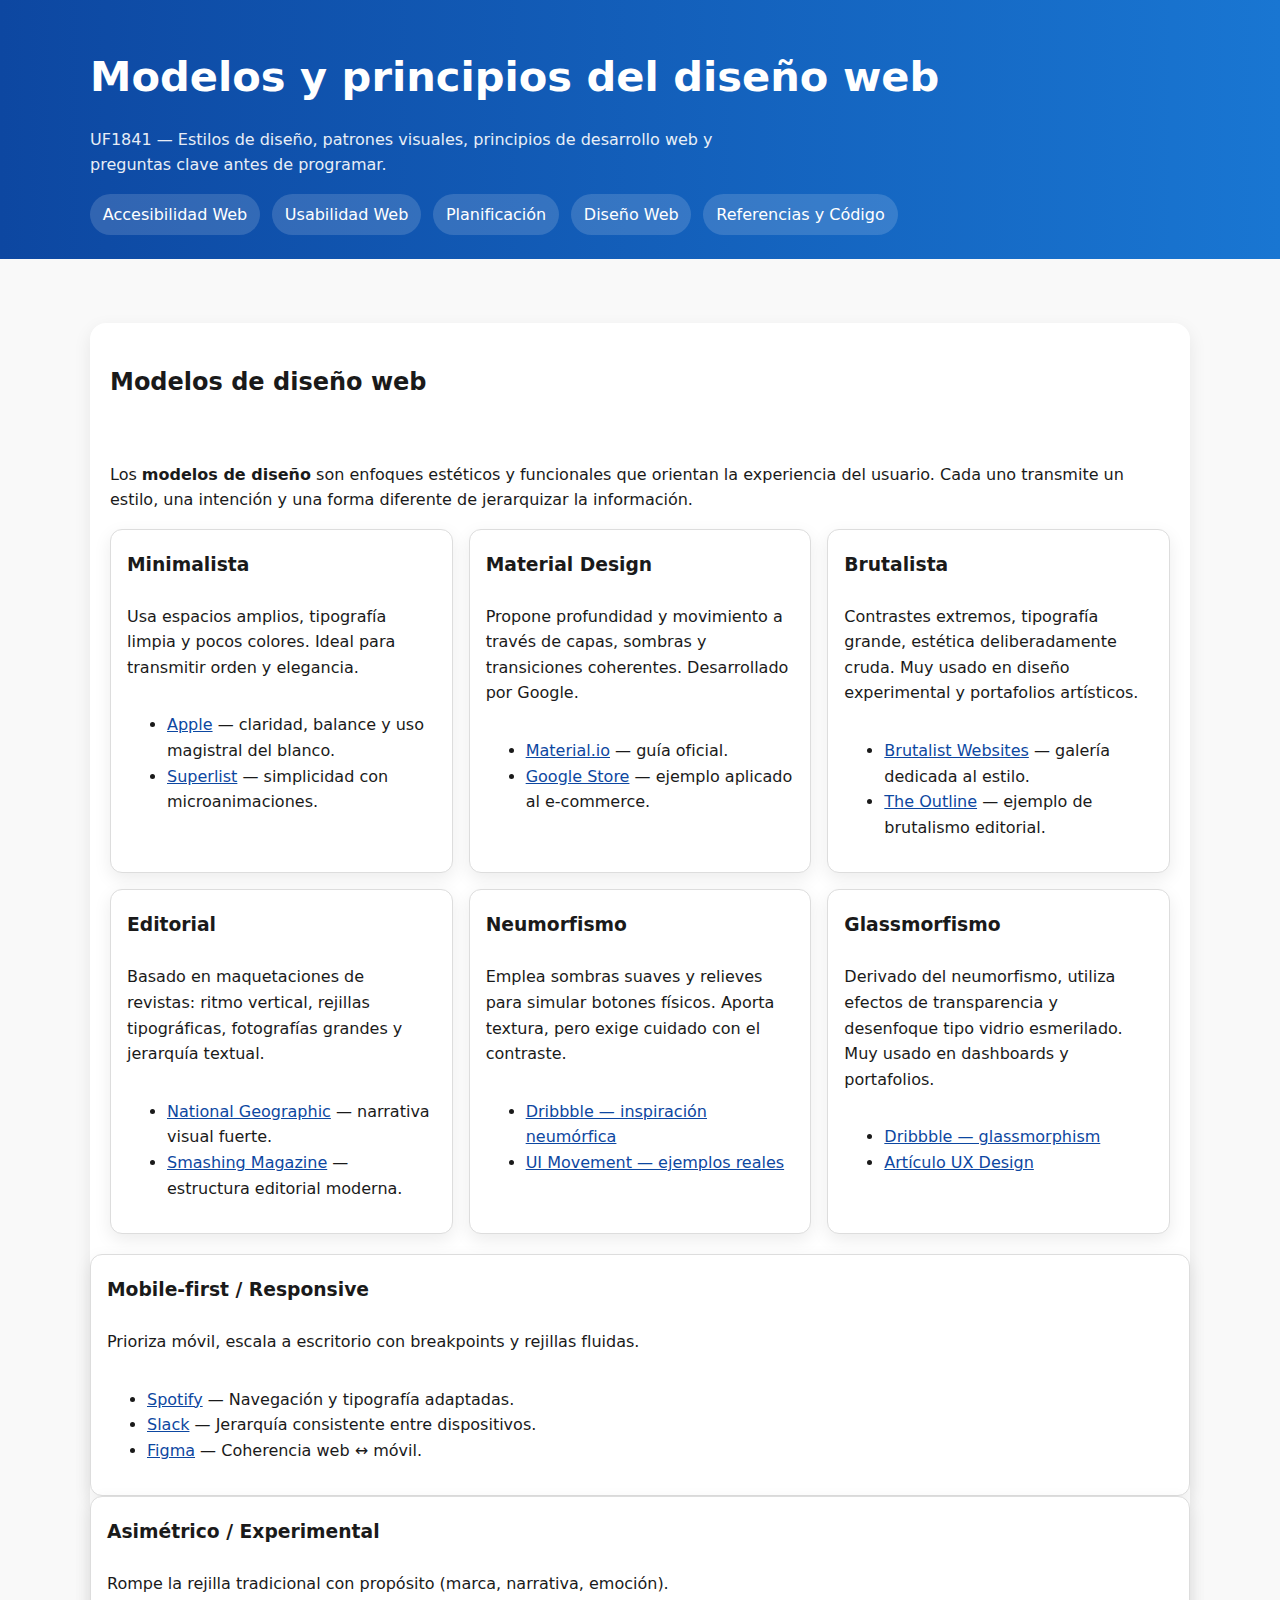
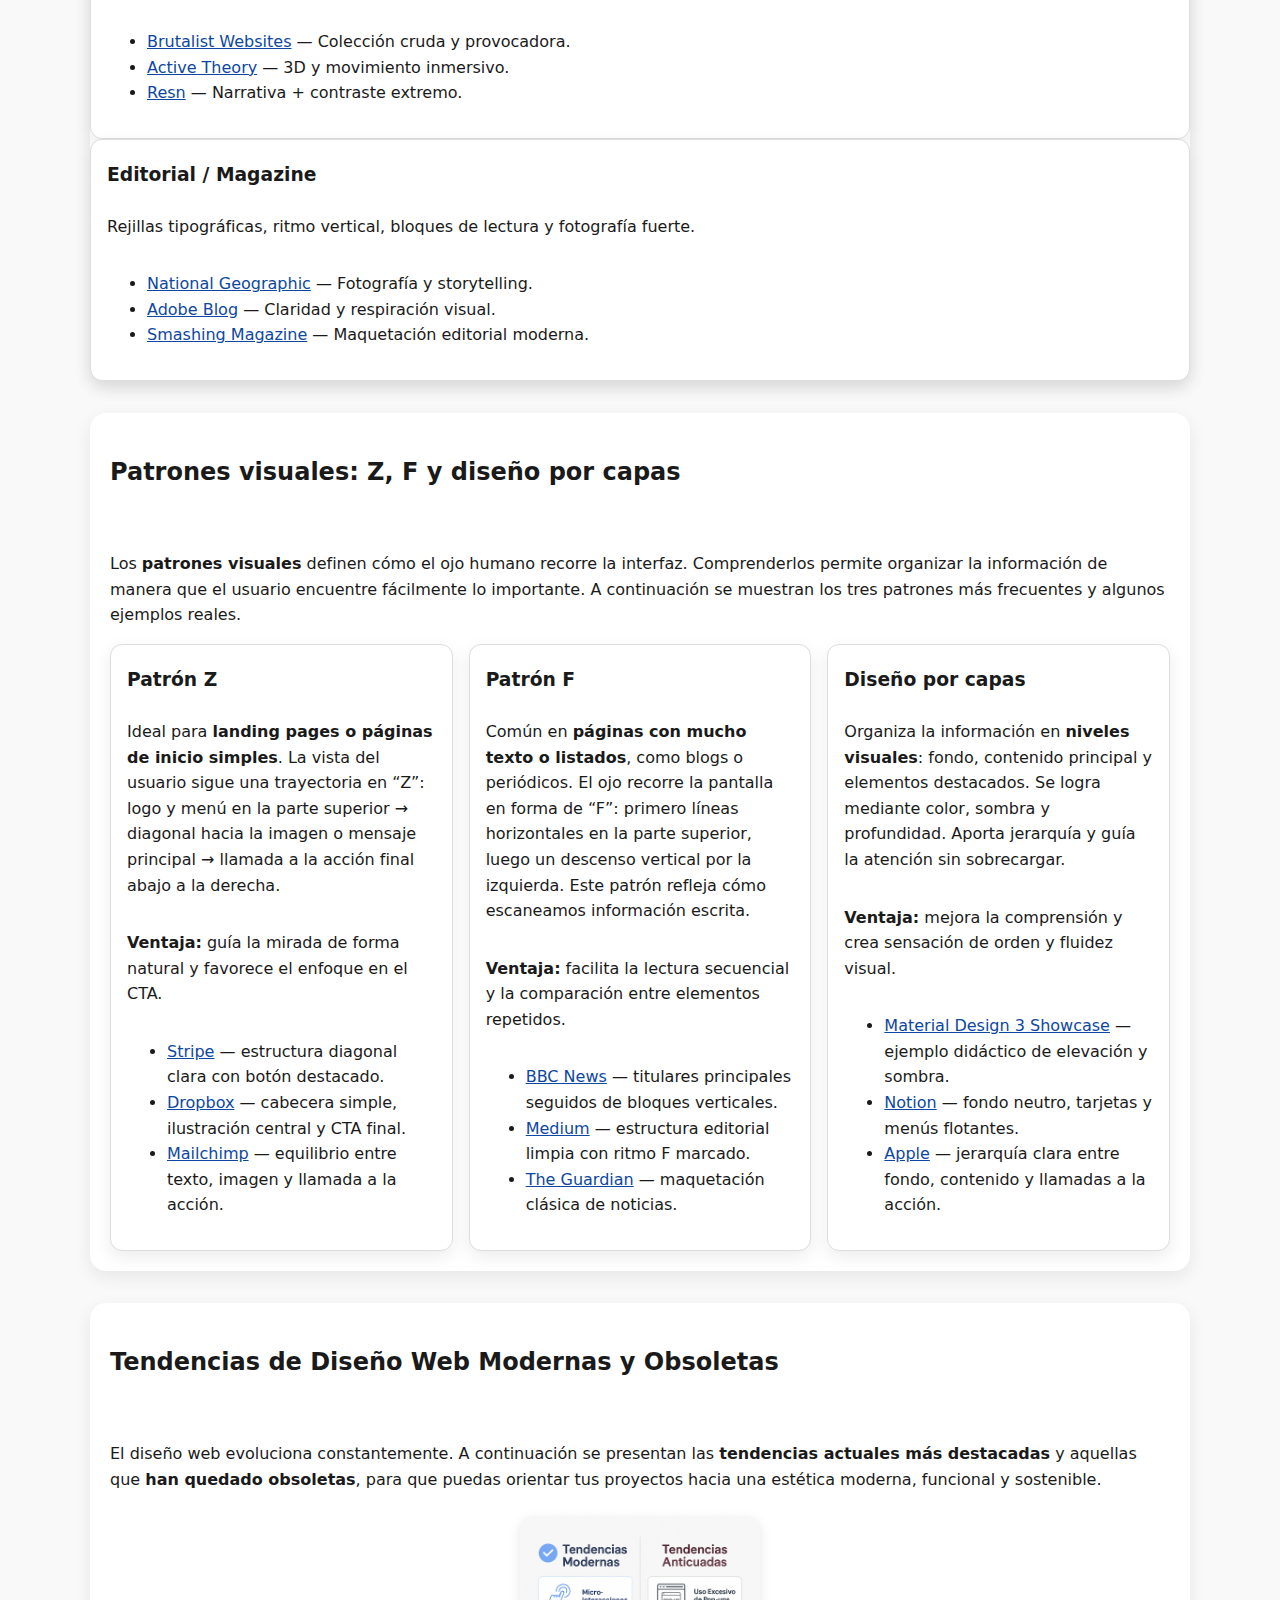
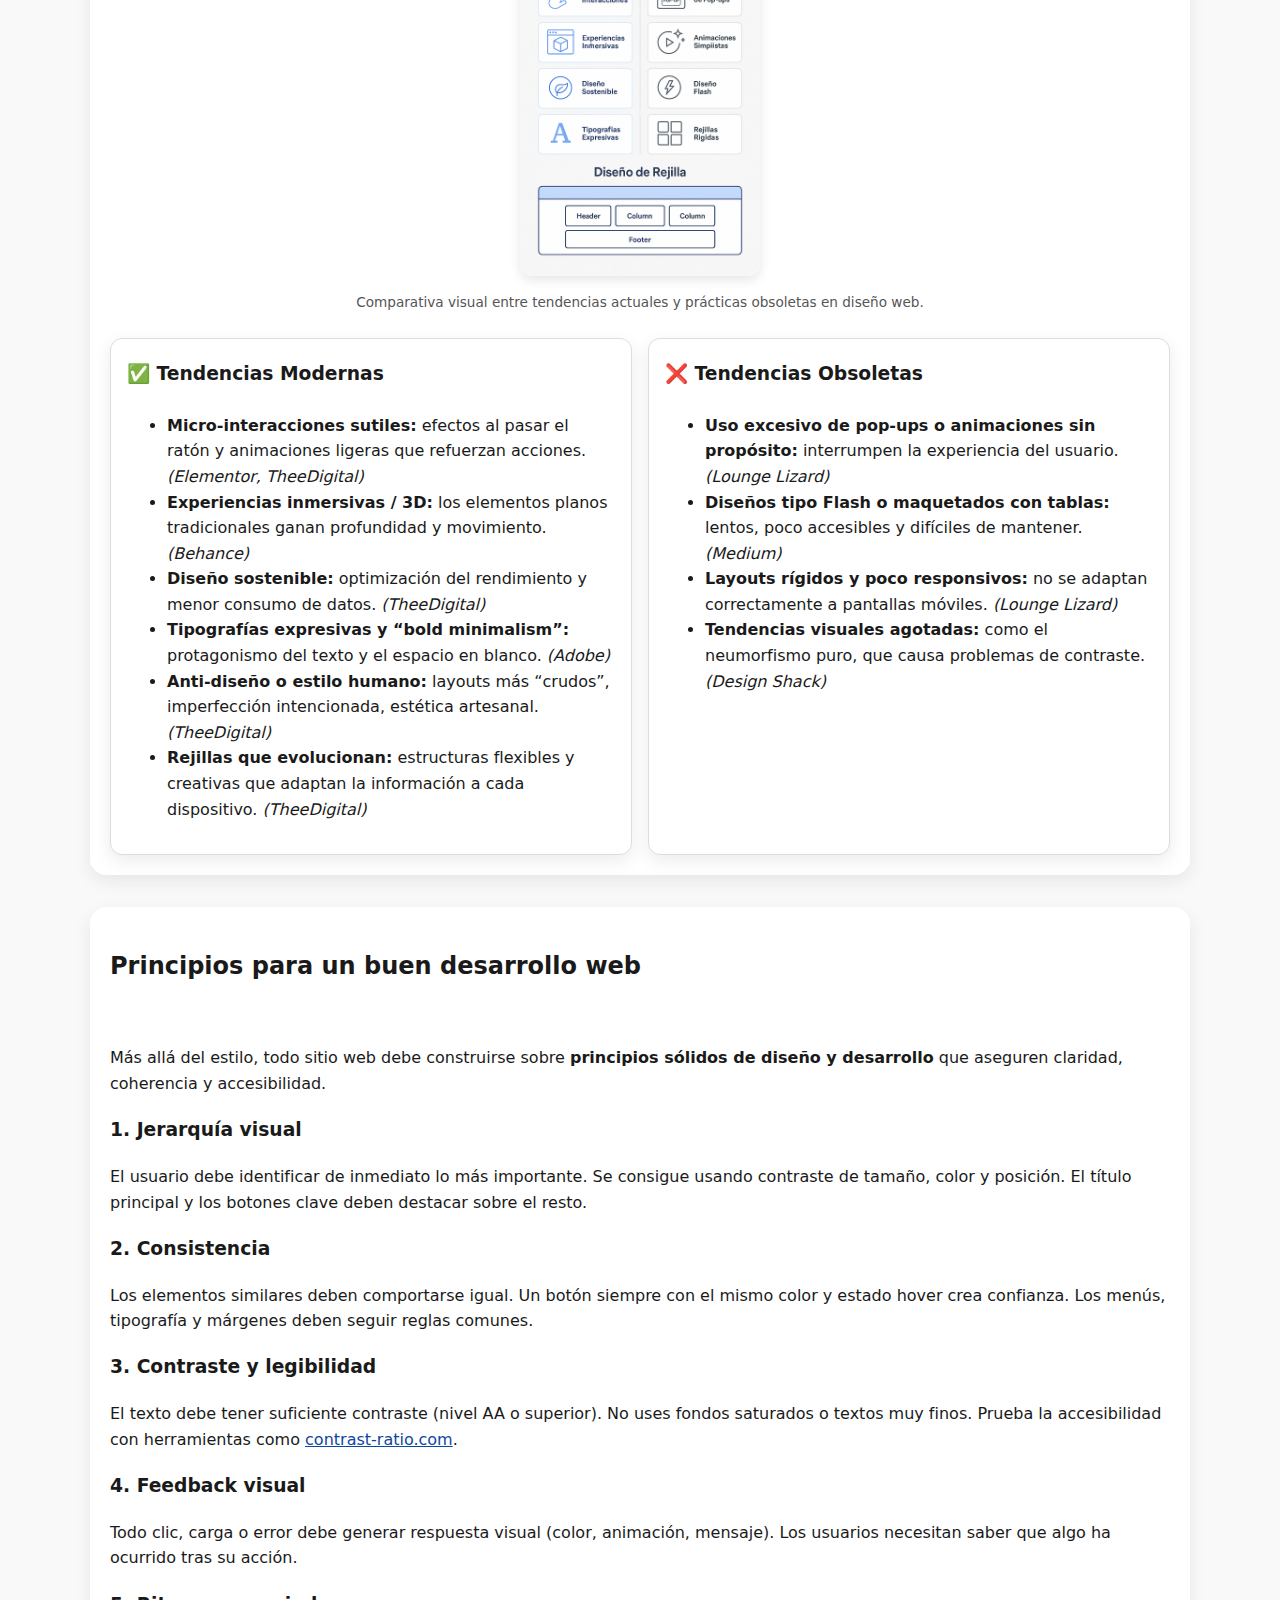
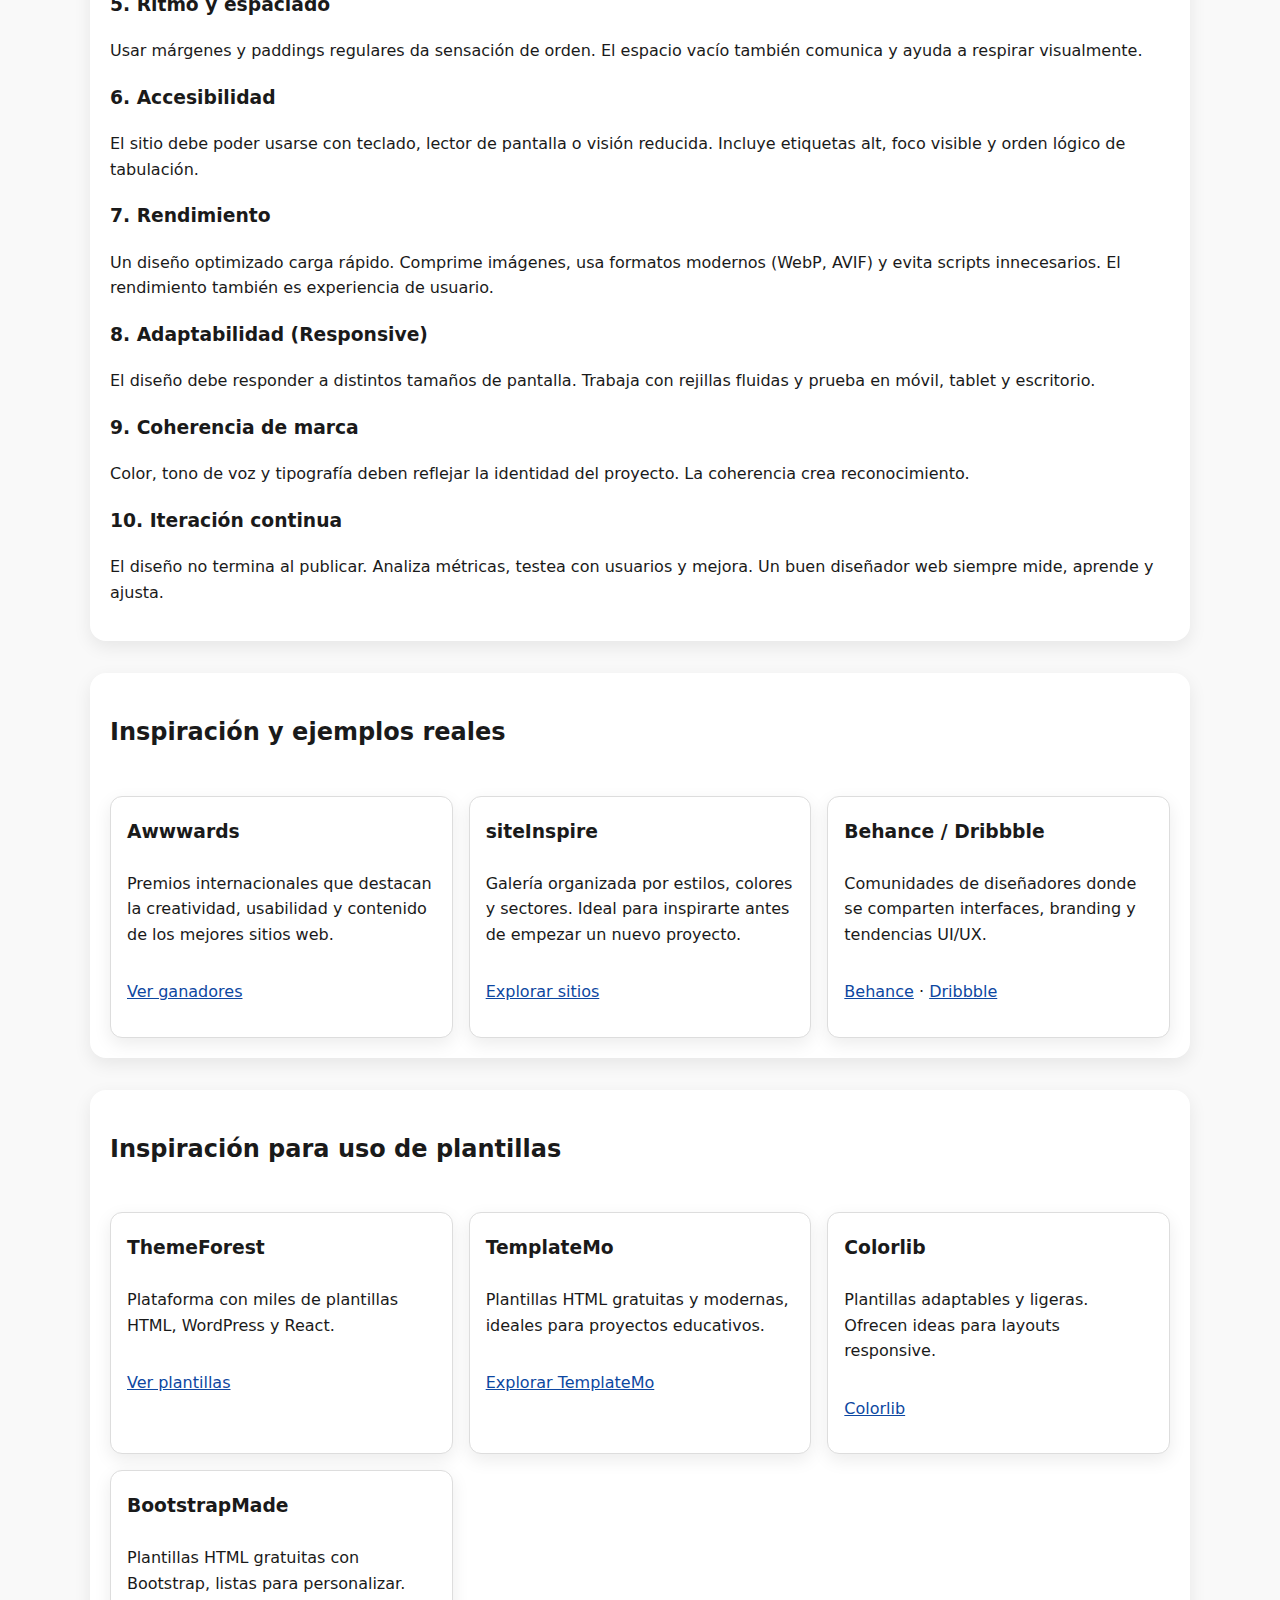
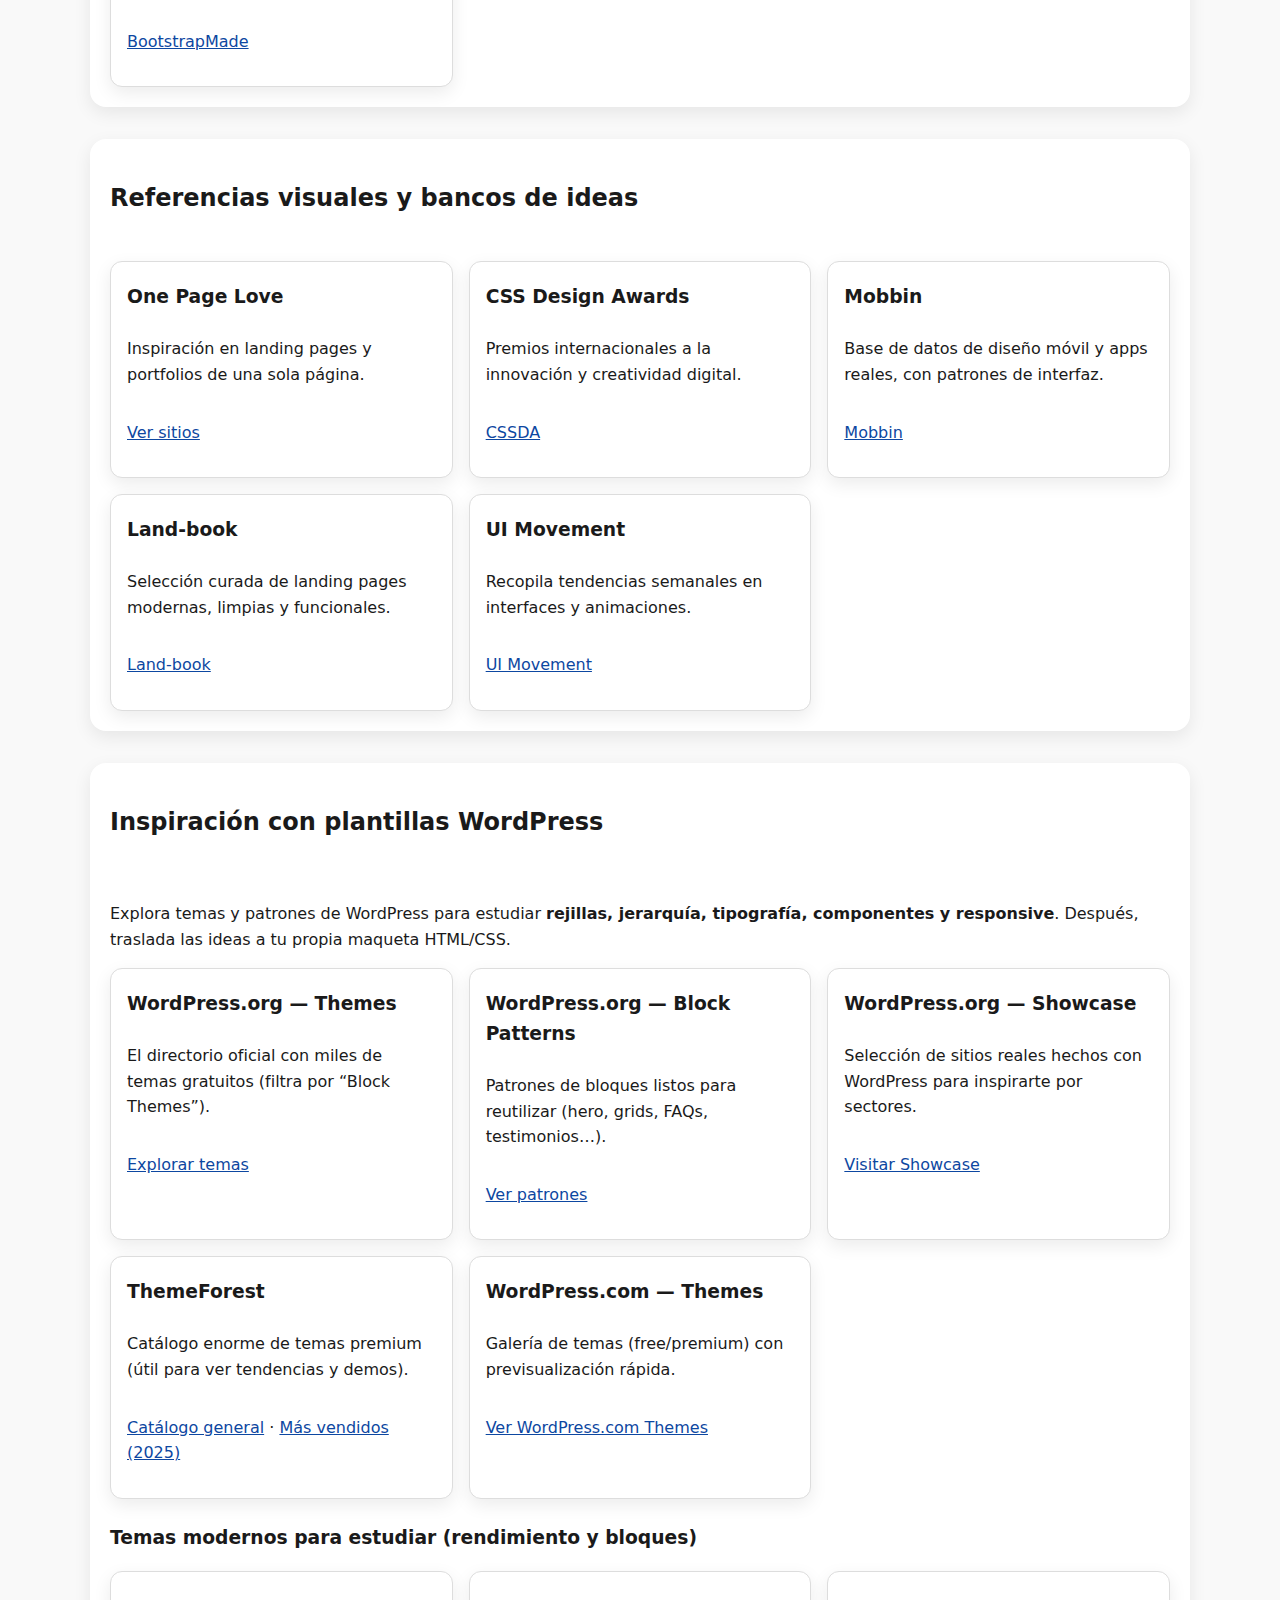
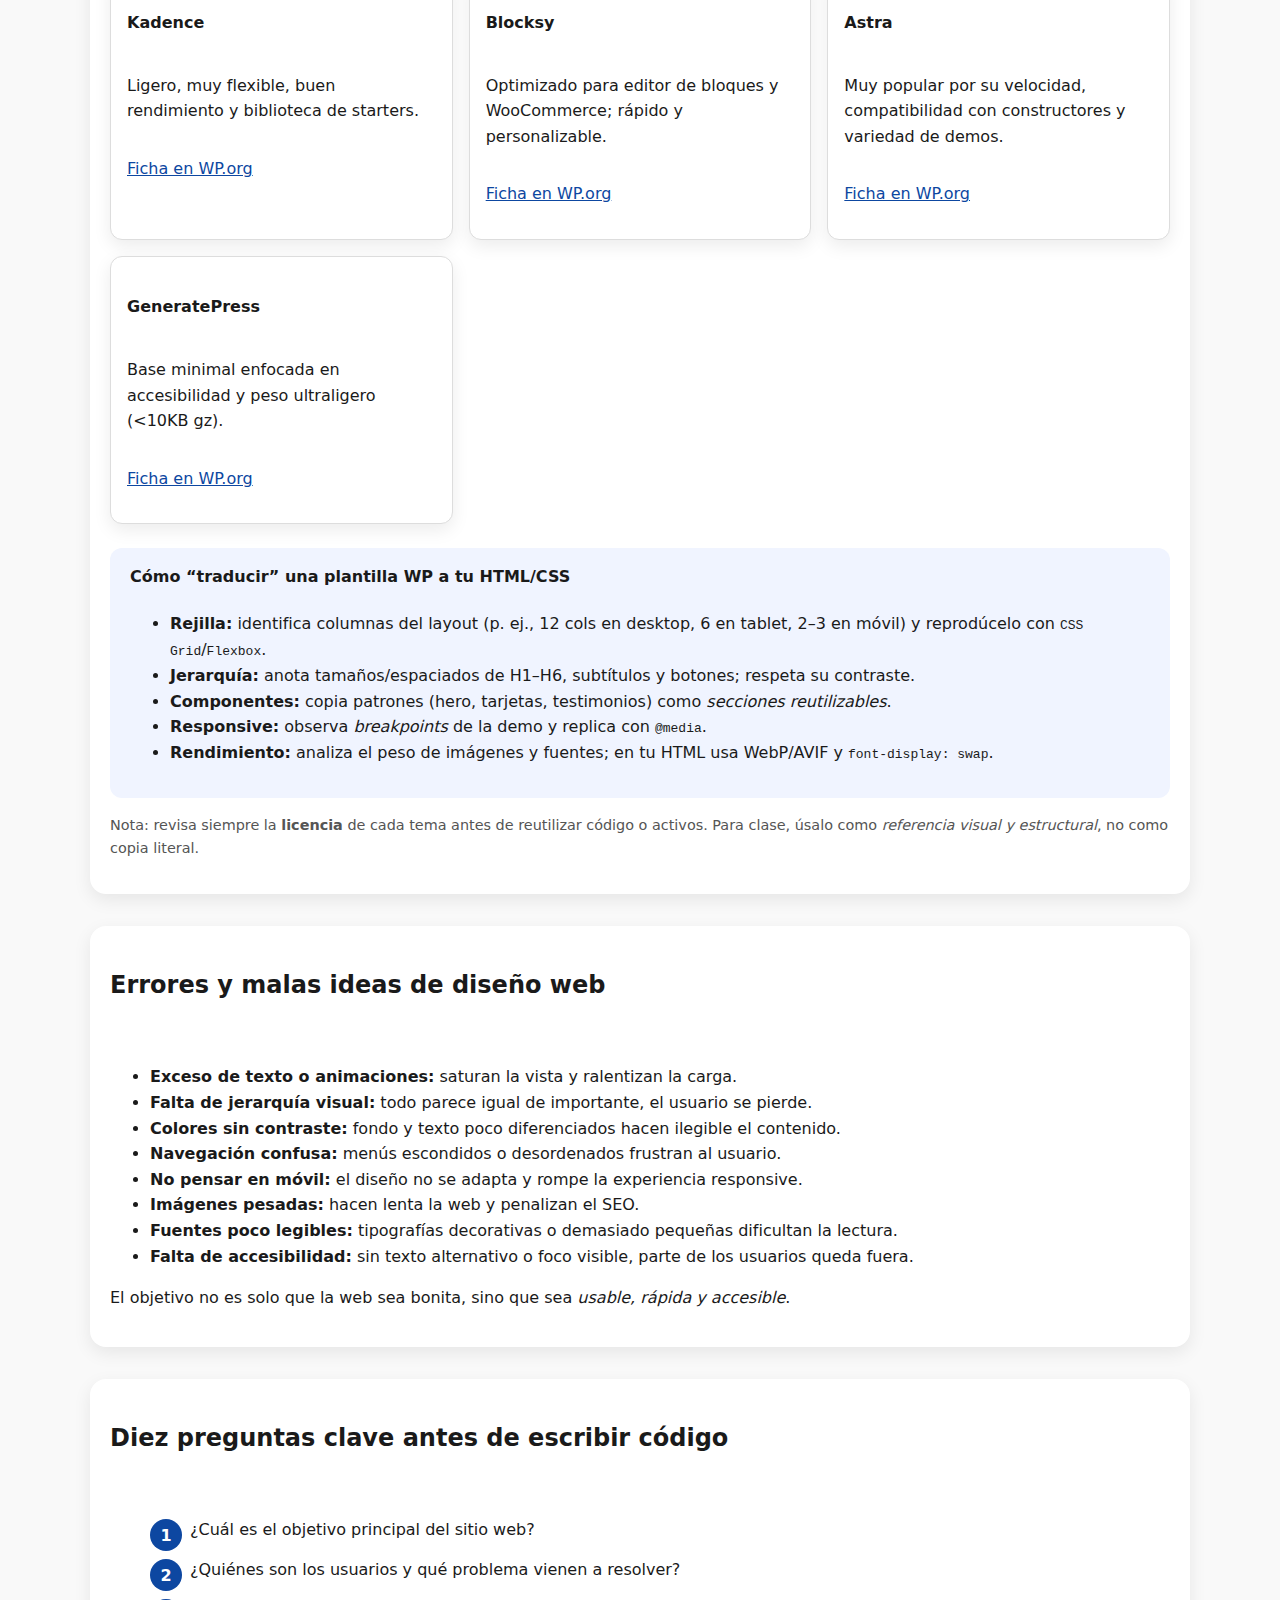
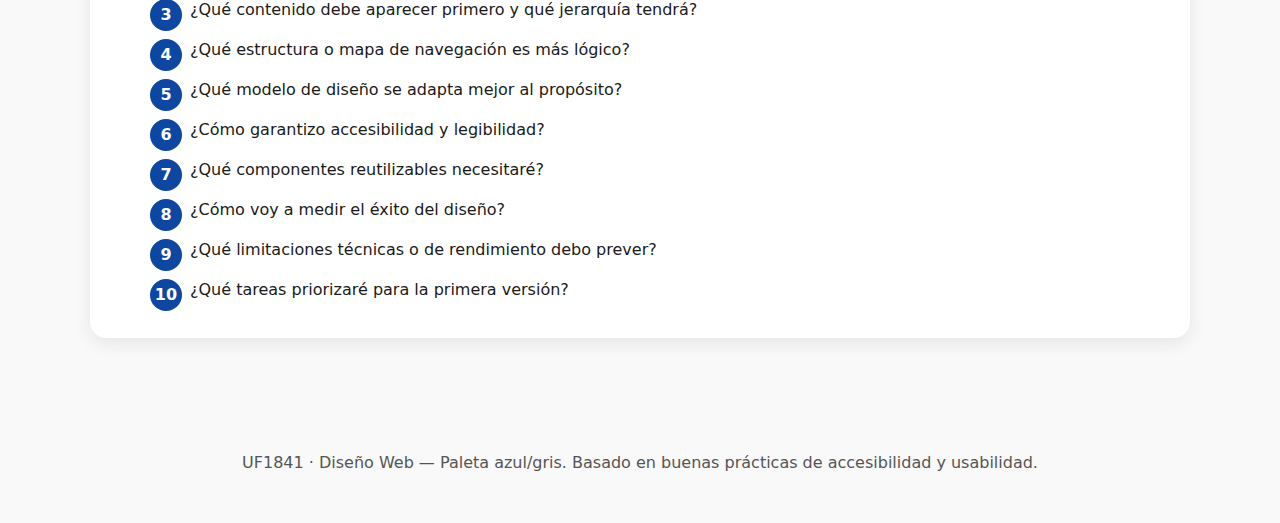
<file: diseñoweb.html>
<!doctype html>
<html lang="es">
<head>
  <meta charset="utf-8" />
  <meta name="viewport" content="width=device-width, initial-scale=1" />
  <title>Lección — Modelos de diseño web + inspiración + checklist previa (UF1841)</title>
  <meta name="description" content="Modelos de diseño web con ejemplos, patrones visuales, principios de desarrollo y 10 preguntas clave antes de empezar a programar." />
  <style>
    :root{
      --color-brand:#0d47a1;        /* azul principal */
      --color-brand-2:#1976d2;      /* azul claro */
      --color-ink:#1a1a1a;          /* textos */
      --color-muted:#555;
      --color-bg:#f9f9f9;
      --color-surface:#ffffff;
      --color-accent:#90caf9;       /* azul suave */
      --radius:16px;
      --shadow:0 6px 18px rgba(0,0,0,.08);
      --max:1100px;
    }
    html{scroll-behavior:smooth}
    body{
      margin:0; font-family:system-ui,-apple-system,Segoe UI,Roboto,Ubuntu,Helvetica,Arial,sans-serif;
      color:var(--color-ink); background:var(--color-bg); line-height:1.6;
    }
    .skip-link{position:absolute;left:-9999px;top:auto;width:1px;height:1px;overflow:hidden}
    .skip-link:focus{left:1rem;top:1rem;width:auto;height:auto;background:#000;color:#fff;padding:.5rem 1rem;border-radius:.5rem;z-index:1000}
    a{color:var(--color-brand)}
    a:focus, button:focus, [href]:focus{outline:3px solid var(--color-brand-2); outline-offset:2px}
    @media (prefers-reduced-motion: reduce){*{animation:none!important;transition:none!important;scroll-behavior:auto}}

    header{
      background:linear-gradient(90deg,var(--color-brand),var(--color-brand-2));
      color:#fff; padding:2.5rem 1rem 1.5rem; position:relative
    }
    .wrap{max-width:var(--max); margin-inline:auto; padding-inline:1rem}
    nav{display:flex; gap:.75rem; flex-wrap:wrap; margin-top:1rem}
    nav a{display:inline-block; padding:.5rem .8rem; border-radius:999px; background:rgba(255,255,255,.15); color:#fff; text-decoration:none}
    nav a:hover{background:rgba(255,255,255,.25)}

    h1{font-size:clamp(1.6rem, 2.5vw + 1rem, 2.6rem); margin:.25rem 0}
    .subtitle{opacity:.9; max-width:65ch}

    main{padding-block:2rem}
    section{margin:2rem 0; background:var(--color-surface); border-radius:var(--radius); box-shadow:var(--shadow)}
    section > header{background:transparent; color:inherit; padding:1.25rem 1.25rem .5rem; box-shadow:none}
    section .content{padding:1rem 1.25rem 1.25rem}

    .grid{display:grid; gap:1rem}
    .grid.cards{grid-template-columns:repeat(auto-fit, minmax(260px, 1fr))}
    .card{background:#fff; border:1px solid #ddd; border-radius:12px; padding:1rem; box-shadow:var(--shadow); display:flex; flex-direction:column}
    .card h3{margin:.25rem 0 .5rem}
    .eyebrow{font-size:.8rem; letter-spacing:.04em; color:var(--color-muted); text-transform:uppercase}

    ol.check{counter-reset: step}
    ol.check > li{list-style:none; position:relative; padding-left:2.5rem; margin:.9rem 0}
    ol.check > li::before{counter-increment: step; content:counter(step); position:absolute; left:0; top:.15rem; width:2rem; height:2rem; display:grid; place-items:center; background:var(--color-brand); color:#fff; border-radius:50%; font-weight:700}

    footer{padding:2rem 1rem; text-align:center; color:var(--color-muted)}
  </style>
</head>
<body>
  <a class="skip-link" href="#contenido">Saltar al contenido</a>
  <header>
    <div class="wrap">
      <h1>Modelos y principios del diseño web</h1>
      <p class="subtitle">UF1841 — Estilos de diseño, patrones visuales, principios de desarrollo web y preguntas clave antes de programar.</p>
      <nav>
            <a href="index.html">Accesibilidad Web</a>
            <a href="usabilidad.html">Usabilidad Web</a>
            <a href="practico.html">Planificación</a>
             <a href="diseñoweb.html">Diseño Web</a>
            <a href="desarrollo.html">Referencias y Código</a>
           
        </nav>
    </div>
  </header>

  <main id="contenido" class="wrap">

    <section id="modelos">
  <header>
    <h2>Modelos de diseño web</h2>
  </header>
  <div class="content">
    <p>
      Los <strong>modelos de diseño</strong> son enfoques estéticos y funcionales que orientan la experiencia del usuario.
      Cada uno transmite un estilo, una intención y una forma diferente de jerarquizar la información.
    </p>

    <div class="grid cards">
      <!-- Minimalista -->
      <article class="card">
        <h3>Minimalista</h3>
        <p>
          Usa espacios amplios, tipografía limpia y pocos colores. Ideal para transmitir orden y elegancia.
        </p>
        <ul>
          <li><a href="https://www.apple.com" target="_blank">Apple</a> — claridad, balance y uso magistral del blanco.</li>
          <li><a href="https://www.superlist.com/" target="_blank">Superlist</a> — simplicidad con microanimaciones.</li>
        </ul>
      </article>

      <!-- Material Design -->
      <article class="card">
        <h3>Material Design</h3>
        <p>
          Propone profundidad y movimiento a través de capas, sombras y transiciones coherentes. Desarrollado por Google.
        </p>
        <ul>
          <li><a href="https://material.io/" target="_blank">Material.io</a> — guía oficial.</li>
          <li><a href="https://store.google.com/" target="_blank">Google Store</a> — ejemplo aplicado al e-commerce.</li>
        </ul>
      </article>

      <!-- Brutalista -->
      <article class="card">
        <h3>Brutalista</h3>
        <p>
          Contrastes extremos, tipografía grande, estética deliberadamente cruda. Muy usado en diseño experimental y portafolios artísticos.
        </p>
        <ul>
          <li><a href="https://brutalistwebsites.com/" target="_blank">Brutalist Websites</a> — galería dedicada al estilo.</li>
          <li><a href="https://theoutline.com/" target="_blank">The Outline</a> — ejemplo de brutalismo editorial.</li>
        </ul>
      </article>

      <!-- Editorial -->
      <article class="card">
        <h3>Editorial</h3>
        <p>
          Basado en maquetaciones de revistas: ritmo vertical, rejillas tipográficas, fotografías grandes y jerarquía textual.
        </p>
        <ul>
          <li><a href="https://www.nationalgeographic.com/" target="_blank">National Geographic</a> — narrativa visual fuerte.</li>
          <li><a href="https://www.smashingmagazine.com/" target="_blank">Smashing Magazine</a> — estructura editorial moderna.</li>
        </ul>
      </article>

      <!-- Neumorfismo -->
      <article class="card">
        <h3>Neumorfismo</h3>
        <p>
          Emplea sombras suaves y relieves para simular botones físicos. Aporta textura, pero exige cuidado con el contraste.
        </p>
        <ul>
          <li><a href="https://dribbble.com/tags/neumorphism" target="_blank">Dribbble — inspiración neumórfica</a></li>
          <li><a href="https://uimovement.com/ui/neumorphism/" target="_blank">UI Movement — ejemplos reales</a></li>
        </ul>
      </article>

      <!-- Extra: Glassmorfismo -->
      <article class="card">
        <h3>Glassmorfismo</h3>
        <p>
          Derivado del neumorfismo, utiliza efectos de transparencia y desenfoque tipo vidrio esmerilado.
          Muy usado en dashboards y portafolios.
        </p>
        <ul>
          <li><a href="https://dribbble.com/tags/glassmorphism" target="_blank">Dribbble — glassmorphism</a></li>
          <li><a href="https://uxdesign.cc/glassmorphism-in-user-interfaces-1f39bb1308c9" target="_blank">Artículo UX Design</a></li>
        </ul>
      </article>
    </div>
  </div>
  
<!-- Responsive / Mobile-first -->
<article class="card" aria-labelledby="responsive">
<h3 id="responsive">Mobile‑first / Responsive</h3>
<p>Prioriza móvil, escala a escritorio con breakpoints y rejillas fluidas.</p>
<ul>
<li><a href="https://www.spotify.com" target="_blank" rel="noopener">Spotify</a> — Navegación y tipografía adaptadas.</li>
<li><a href="https://slack.com" target="_blank" rel="noopener">Slack</a> — Jerarquía consistente entre dispositivos.</li>
<li><a href="https://www.figma.com" target="_blank" rel="noopener">Figma</a> — Coherencia web ↔ móvil.</li>
</ul>
</article>


<!-- Asimétrico / Experimental -->
<article class="card" aria-labelledby="asimetrico">
<h3 id="asimetrico">Asimétrico / Experimental</h3>
<p>Rompe la rejilla tradicional con propósito (marca, narrativa, emoción).</p>
<ul>
<li><a href="https://brutalistwebsites.com/" target="_blank" rel="noopener">Brutalist Websites</a> — Colección cruda y provocadora.</li>
<li><a href="https://activetheory.net/" target="_blank" rel="noopener">Active Theory</a> — 3D y movimiento inmersivo.</li>
<li><a href="https://resn.co.nz/" target="_blank" rel="noopener">Resn</a> — Narrativa + contraste extremo.</li>
</ul>
</article>


<!-- Editorial / Magazine -->
<article class="card" aria-labelledby="editorial">
<h3 id="editorial">Editorial / Magazine</h3>
<p>Rejillas tipográficas, ritmo vertical, bloques de lectura y fotografía fuerte.</p>
<ul>
<li><a href="https://www.nationalgeographic.com" target="_blank" rel="noopener">National Geographic</a> — Fotografía y storytelling.</li>
<li><a href="https://blog.adobe.com" target="_blank" rel="noopener">Adobe Blog</a> — Claridad y respiración visual.</li>
<li><a href="https://www.smashingmagazine.com" target="_blank" rel="noopener">Smashing Magazine</a> — Maquetación editorial moderna.</li>
</ul>
</article>
</div>
</section>


   <section id="patrones">
  <header>
    <h2>Patrones visuales: Z, F y diseño por capas</h2>
  </header>

  <div class="content">
    <p>
      Los <strong>patrones visuales</strong> definen cómo el ojo humano recorre la interfaz. Comprenderlos permite 
      organizar la información de manera que el usuario encuentre fácilmente lo importante. 
      A continuación se muestran los tres patrones más frecuentes y algunos ejemplos reales.
    </p>

    <div class="grid cards">
      <!-- Patrón Z -->
      <article class="card">
        <h3>Patrón Z</h3>
        <p>
          Ideal para <strong>landing pages o páginas de inicio simples</strong>. 
          La vista del usuario sigue una trayectoria en “Z”: 
          logo y menú en la parte superior → diagonal hacia la imagen o mensaje principal → llamada a la acción final abajo a la derecha.
        </p>
        <p><strong>Ventaja:</strong> guía la mirada de forma natural y favorece el enfoque en el CTA.</p>
        <ul>
          <li><a href="https://stripe.com" target="_blank">Stripe</a> — estructura diagonal clara con botón destacado.</li>
          <li><a href="https://www.dropbox.com" target="_blank">Dropbox</a> — cabecera simple, ilustración central y CTA final.</li>
          <li><a href="https://www.mailchimp.com" target="_blank">Mailchimp</a> — equilibrio entre texto, imagen y llamada a la acción.</li>
        </ul>
      </article>

      <!-- Patrón F -->
      <article class="card">
        <h3>Patrón F</h3>
        <p>
          Común en <strong>páginas con mucho texto o listados</strong>, como blogs o periódicos. 
          El ojo recorre la pantalla en forma de “F”: primero líneas horizontales en la parte superior, luego un descenso vertical por la izquierda. 
          Este patrón refleja cómo escaneamos información escrita.
        </p>
        <p><strong>Ventaja:</strong> facilita la lectura secuencial y la comparación entre elementos repetidos.</p>
        <ul>
          <li><a href="https://www.bbc.com/news" target="_blank">BBC News</a> — titulares principales seguidos de bloques verticales.</li>
          <li><a href="https://medium.com" target="_blank">Medium</a> — estructura editorial limpia con ritmo F marcado.</li>
          <li><a href="https://www.theguardian.com" target="_blank">The Guardian</a> — maquetación clásica de noticias.</li>
        </ul>
      </article>

      <!-- Diseño por capas -->
      <article class="card">
        <h3>Diseño por capas</h3>
        <p>
          Organiza la información en <strong>niveles visuales</strong>: fondo, contenido principal y elementos destacados. 
          Se logra mediante color, sombra y profundidad. Aporta jerarquía y guía la atención sin sobrecargar.
        </p>
        <p><strong>Ventaja:</strong> mejora la comprensión y crea sensación de orden y fluidez visual.</p>
        <ul>
          <li><a href="https://m3.material.io/" target="_blank">Material Design 3 Showcase</a> — ejemplo didáctico de elevación y sombra.</li>
          <li><a href="https://www.notion.so" target="_blank">Notion</a> — fondo neutro, tarjetas y menús flotantes.</li>
          <li><a href="https://www.apple.com" target="_blank">Apple</a> — jerarquía clara entre fondo, contenido y llamadas a la acción.</li>
        </ul>
      </article>
    </div>

   
  </div>
</section>

    <section id="tendencias">
  <header>
    <h2>Tendencias de Diseño Web Modernas y Obsoletas</h2>
  </header>

  <div class="content">
    <p>
      El diseño web evoluciona constantemente. A continuación se presentan las
      <strong>tendencias actuales más destacadas</strong> y aquellas que
      <strong>han quedado obsoletas</strong>, para que puedas orientar tus proyectos
      hacia una estética moderna, funcional y sostenible.
    </p>

    <!-- Espacio para la imagen -->
    <figure style="text-align:center; margin:1.5rem 0;">
        <img src="diseño.png" alt="Mapa visual de tendencias modernas y antiguas del diseño web" style="max-width:240px; width:100%; height:auto; border-radius:12px; box-shadow:0 4px 12px rgba(0,0,0,.1);" loading="lazy" />
        <figcaption style="font-size:0.85rem; color:#555; margin-top:.5rem;">
            Comparativa visual entre tendencias actuales y prácticas obsoletas en diseño web.
        </figcaption>
    </figure>

    <div class="grid cards">
      <!-- Tendencias Modernas -->
      <article class="card">
        <h3>✅ Tendencias Modernas</h3>
        <ul>
          <li><strong>Micro-interacciones sutiles:</strong> efectos al pasar el ratón y animaciones ligeras que refuerzan acciones. <em>(Elementor, TheeDigital)</em></li>
          <li><strong>Experiencias inmersivas / 3D:</strong> los elementos planos tradicionales ganan profundidad y movimiento. <em>(Behance)</em></li>
          <li><strong>Diseño sostenible:</strong> optimización del rendimiento y menor consumo de datos. <em>(TheeDigital)</em></li>
          <li><strong>Tipografías expresivas y “bold minimalism”:</strong> protagonismo del texto y el espacio en blanco. <em>(Adobe)</em></li>
          <li><strong>Anti-diseño o estilo humano:</strong> layouts más “crudos”, imperfección intencionada, estética artesanal. <em>(TheeDigital)</em></li>
          <li><strong>Rejillas que evolucionan:</strong> estructuras flexibles y creativas que adaptan la información a cada dispositivo. <em>(TheeDigital)</em></li>
        </ul>
      </article>

      <!-- Tendencias Obsoletas -->
      <article class="card">
        <h3>❌ Tendencias Obsoletas</h3>
        <ul>
          <li><strong>Uso excesivo de pop-ups o animaciones sin propósito:</strong> interrumpen la experiencia del usuario. <em>(Lounge Lizard)</em></li>
          <li><strong>Diseños tipo Flash o maquetados con tablas:</strong> lentos, poco accesibles y difíciles de mantener. <em>(Medium)</em></li>
          <li><strong>Layouts rígidos y poco responsivos:</strong> no se adaptan correctamente a pantallas móviles. <em>(Lounge Lizard)</em></li>
          <li><strong>Tendencias visuales agotadas:</strong> como el neumorfismo puro, que causa problemas de contraste. <em>(Design Shack)</em></li>
        </ul>
      </article>
    </div>

    
  </div>
</section>



    <section id="principios">
      <header>
        <h2>Principios para un buen desarrollo web</h2>
      </header>
      <div class="content">
        <p>Más allá del estilo, todo sitio web debe construirse sobre <strong>principios sólidos de diseño y desarrollo</strong> que aseguren claridad, coherencia y accesibilidad.</p>
        <h3>1. Jerarquía visual</h3>
        <p>El usuario debe identificar de inmediato lo más importante. Se consigue usando contraste de tamaño, color y posición. El título principal y los botones clave deben destacar sobre el resto.</p>

        <h3>2. Consistencia</h3>
        <p>Los elementos similares deben comportarse igual. Un botón siempre con el mismo color y estado hover crea confianza. Los menús, tipografía y márgenes deben seguir reglas comunes.</p>

        <h3>3. Contraste y legibilidad</h3>
        <p>El texto debe tener suficiente contraste (nivel AA o superior). No uses fondos saturados o textos muy finos. Prueba la accesibilidad con herramientas como <a href="https://contrast-ratio.com/">contrast-ratio.com</a>.</p>

        <h3>4. Feedback visual</h3>
        <p>Todo clic, carga o error debe generar respuesta visual (color, animación, mensaje). Los usuarios necesitan saber que algo ha ocurrido tras su acción.</p>

        <h3>5. Ritmo y espaciado</h3>
        <p>Usar márgenes y paddings regulares da sensación de orden. El espacio vacío también comunica y ayuda a respirar visualmente.</p>

        <h3>6. Accesibilidad</h3>
        <p>El sitio debe poder usarse con teclado, lector de pantalla o visión reducida. Incluye etiquetas alt, foco visible y orden lógico de tabulación.</p>

        <h3>7. Rendimiento</h3>
        <p>Un diseño optimizado carga rápido. Comprime imágenes, usa formatos modernos (WebP, AVIF) y evita scripts innecesarios. El rendimiento también es experiencia de usuario.</p>

        <h3>8. Adaptabilidad (Responsive)</h3>
        <p>El diseño debe responder a distintos tamaños de pantalla. Trabaja con rejillas fluidas y prueba en móvil, tablet y escritorio.</p>

        <h3>9. Coherencia de marca</h3>
        <p>Color, tono de voz y tipografía deben reflejar la identidad del proyecto. La coherencia crea reconocimiento.</p>

        <h3>10. Iteración continua</h3>
        <p>El diseño no termina al publicar. Analiza métricas, testea con usuarios y mejora. Un buen diseñador web siempre mide, aprende y ajusta.</p>
      </div>
    </section>

    <section id="inspiracion">
      <header>
        <h2>Inspiración y ejemplos reales</h2>
      </header>
      <div class="content grid cards">
        <article class="card">
          <h3>Awwwards</h3>
          <p>Premios internacionales que destacan la creatividad, usabilidad y contenido de los mejores sitios web.</p>
          <p><a href="https://www.awwwards.com/websites/" target="_blank">Ver ganadores</a></p>
        </article>
        <article class="card">
          <h3>siteInspire</h3>
          <p>Galería organizada por estilos, colores y sectores. Ideal para inspirarte antes de empezar un nuevo proyecto.</p>
          <p><a href="https://www.siteinspire.com/websites" target="_blank">Explorar sitios</a></p>
        </article>
        <article class="card">
          <h3>Behance / Dribbble</h3>
          <p>Comunidades de diseñadores donde se comparten interfaces, branding y tendencias UI/UX.</p>
          <p><a href="https://www.behance.net/" target="_blank">Behance</a> · <a href="https://dribbble.com/" target="_blank">Dribbble</a></p>
        </article>
      </div>
    </section>





<section id="plantillas">
<header><h2>Inspiración para uso de plantillas</h2></header>
<div class="content grid cards">
<article class="card"><h3>ThemeForest</h3><p>Plataforma con miles de plantillas HTML, WordPress y React.</p><p><a href="https://themeforest.net/" target="_blank">Ver plantillas</a></p></article>
<article class="card"><h3>TemplateMo</h3><p>Plantillas HTML gratuitas y modernas, ideales para proyectos educativos.</p><p><a href="https://templatemo.com/" target="_blank">Explorar TemplateMo</a></p></article>
<article class="card"><h3>Colorlib</h3><p>Plantillas adaptables y ligeras. Ofrecen ideas para layouts responsive.</p><p><a href="https://colorlib.com/" target="_blank">Colorlib</a></p></article>
<article class="card"><h3>BootstrapMade</h3><p>Plantillas HTML gratuitas con Bootstrap, listas para personalizar.</p><p><a href="https://bootstrapmade.com/" target="_blank">BootstrapMade</a></p></article>
</div>
</section>

<section id="referencias">
<header><h2>Referencias visuales y bancos de ideas</h2></header>
<div class="content grid cards">
<article class="card"><h3>One Page Love</h3><p>Inspiración en landing pages y portfolios de una sola página.</p><p><a href="https://onepagelove.com/" target="_blank">Ver sitios</a></p></article>
<article class="card"><h3>CSS Design Awards</h3><p>Premios internacionales a la innovación y creatividad digital.</p><p><a href="https://www.cssdesignawards.com/" target="_blank">CSSDA</a></p></article>
<article class="card"><h3>Mobbin</h3><p>Base de datos de diseño móvil y apps reales, con patrones de interfaz.</p><p><a href="https://mobbin.com/" target="_blank">Mobbin</a></p></article>
<article class="card"><h3>Land-book</h3><p>Selección curada de landing pages modernas, limpias y funcionales.</p><p><a href="https://land-book.com/" target="_blank">Land-book</a></p></article>
<article class="card"><h3>UI Movement</h3><p>Recopila tendencias semanales en interfaces y animaciones.</p><p><a href="https://uimovement.com/" target="_blank">UI Movement</a></p></article>
</div>
</section>
<section id="wp-inspiracion">
  <header>
    <h2>Inspiración con plantillas WordPress</h2>
  </header>

  <div class="content">
    <p>
      Explora temas y patrones de WordPress para estudiar <strong>rejillas, jerarquía, tipografía,
      componentes y responsive</strong>. Después, traslada las ideas a tu propia maqueta HTML/CSS.
    </p>

    <div class="grid cards">
      <!-- Directorios oficiales -->
      <article class="card">
        <h3>WordPress.org — Themes</h3>
        <p>El directorio oficial con miles de temas gratuitos (filtra por “Block Themes”).</p>
        <p><a href="https://wordpress.org/themes/" target="_blank" rel="noopener">Explorar temas</a></p>
      </article>

      <article class="card">
        <h3>WordPress.org — Block Patterns</h3>
        <p>Patrones de bloques listos para reutilizar (hero, grids, FAQs, testimonios…).</p>
        <p><a href="https://wordpress.org/patterns/" target="_blank" rel="noopener">Ver patrones</a></p>
      </article>

      <article class="card">
        <h3>WordPress.org — Showcase</h3>
        <p>Selección de sitios reales hechos con WordPress para inspirarte por sectores.</p>
        <p><a href="https://wordpress.org/showcase/" target="_blank" rel="noopener">Visitar Showcase</a></p>
      </article>

      <!-- Marketplaces y colecciones -->
      <article class="card">
        <h3>ThemeForest</h3>
        <p>Catálogo enorme de temas premium (útil para ver tendencias y demos).</p>
        <p>
          <a href="https://themeforest.net/category/wordpress" target="_blank" rel="noopener">Catálogo general</a> ·
          <a href="https://themeforest.net/popular_item/by_category?category=wordpress" target="_blank" rel="noopener">Más vendidos (2025)</a>
        </p>
      </article>

      <article class="card">
        <h3>WordPress.com — Themes</h3>
        <p>Galería de temas (free/premium) con previsualización rápida.</p>
        <p><a href="https://wordpress.com/themes/" target="_blank" rel="noopener">Ver WordPress.com Themes</a></p>
      </article>
    </div>

    <h3 style="margin-top:1.5rem;">Temas modernos para estudiar (rendimiento y bloques)</h3>
    <div class="grid cards">
      <article class="card">
        <h4>Kadence</h4>
        <p>Ligero, muy flexible, buen rendimiento y biblioteca de starters.</p>
        <p><a href="https://wordpress.org/themes/kadence/" target="_blank" rel="noopener">Ficha en WP.org</a></p>
      </article>

      <article class="card">
        <h4>Blocksy</h4>
        <p>Optimizado para editor de bloques y WooCommerce; rápido y personalizable.</p>
        <p><a href="https://wordpress.org/themes/blocksy/" target="_blank" rel="noopener">Ficha en WP.org</a></p>
      </article>

      <article class="card">
        <h4>Astra</h4>
        <p>Muy popular por su velocidad, compatibilidad con constructores y variedad de demos.</p>
        <p><a href="https://wordpress.org/themes/astra/" target="_blank" rel="noopener">Ficha en WP.org</a></p>
      </article>

      <article class="card">
        <h4>GeneratePress</h4>
        <p>Base minimal enfocada en accesibilidad y peso ultraligero (&lt;10KB gz).</p>
        <p><a href="https://wordpress.org/themes/generatepress/" target="_blank" rel="noopener">Ficha en WP.org</a></p>
      </article>
    </div>

    <aside style="margin-top:1.5rem; background:#f0f4ff; padding:1rem 1.25rem; border-radius:12px;">
      <h4 style="margin-top:0;">Cómo “traducir” una plantilla WP a tu HTML/CSS</h4>
      <ul>
        <li><strong>Rejilla:</strong> identifica columnas del layout (p. ej., 12 cols en desktop, 6 en tablet, 2–3 en móvil) y reprodúcelo con <code>CSS Grid</code>/<code>Flexbox</code>.</li>
        <li><strong>Jerarquía:</strong> anota tamaños/espaciados de H1–H6, subtítulos y botones; respeta su contraste.</li>
        <li><strong>Componentes:</strong> copia patrones (hero, tarjetas, testimonios) como <em>secciones reutilizables</em>.</li>
        <li><strong>Responsive:</strong> observa <em>breakpoints</em> de la demo y replica con <code>@media</code>.</li>
        <li><strong>Rendimiento:</strong> analiza el peso de imágenes y fuentes; en tu HTML usa WebP/AVIF y <code>font-display: swap</code>.</li>
      </ul>
    </aside>

    <p style="font-size:.9rem; color:#555; margin-top:1rem;">
      Nota: revisa siempre la <strong>licencia</strong> de cada tema antes de reutilizar código o activos. Para clase, úsalo como
      <em>referencia visual y estructural</em>, no como copia literal.
    </p>
  </div>
</section>


<section id="malasideas">
<header><h2>Errores y malas ideas de diseño web</h2></header>
<div class="content">
<ul>
<li><strong>Exceso de texto o animaciones:</strong> saturan la vista y ralentizan la carga.</li>
<li><strong>Falta de jerarquía visual:</strong> todo parece igual de importante, el usuario se pierde.</li>
<li><strong>Colores sin contraste:</strong> fondo y texto poco diferenciados hacen ilegible el contenido.</li>
<li><strong>Navegación confusa:</strong> menús escondidos o desordenados frustran al usuario.</li>
<li><strong>No pensar en móvil:</strong> el diseño no se adapta y rompe la experiencia responsive.</li>
<li><strong>Imágenes pesadas:</strong> hacen lenta la web y penalizan el SEO.</li>
<li><strong>Fuentes poco legibles:</strong> tipografías decorativas o demasiado pequeñas dificultan la lectura.</li>
<li><strong>Falta de accesibilidad:</strong> sin texto alternativo o foco visible, parte de los usuarios queda fuera.</li>
</ul>
<p>El objetivo no es solo que la web sea bonita, sino que sea <em>usable, rápida y accesible</em>.</p>
</div>
</section>

    <section id="preguntas">
      <header>
        <h2>Diez preguntas clave antes de escribir código</h2>
      </header>
      <div class="content">
        <ol class="check">
          <li>¿Cuál es el objetivo principal del sitio web?</li>
          <li>¿Quiénes son los usuarios y qué problema vienen a resolver?</li>
          <li>¿Qué contenido debe aparecer primero y qué jerarquía tendrá?</li>
          <li>¿Qué estructura o mapa de navegación es más lógico?</li>
          <li>¿Qué modelo de diseño se adapta mejor al propósito?</li>
          <li>¿Cómo garantizo accesibilidad y legibilidad?</li>
          <li>¿Qué componentes reutilizables necesitaré?</li>
          <li>¿Cómo voy a medir el éxito del diseño?</li>
          <li>¿Qué limitaciones técnicas o de rendimiento debo prever?</li>
          <li>¿Qué tareas priorizaré para la primera versión?</li>
        </ol>
      </div>
    </section>

  </main>
  <footer>
    <p>UF1841 · Diseño Web — Paleta azul/gris. Basado en buenas prácticas de accesibilidad y usabilidad.</p>
  </footer>
</body>
</html>
</file>
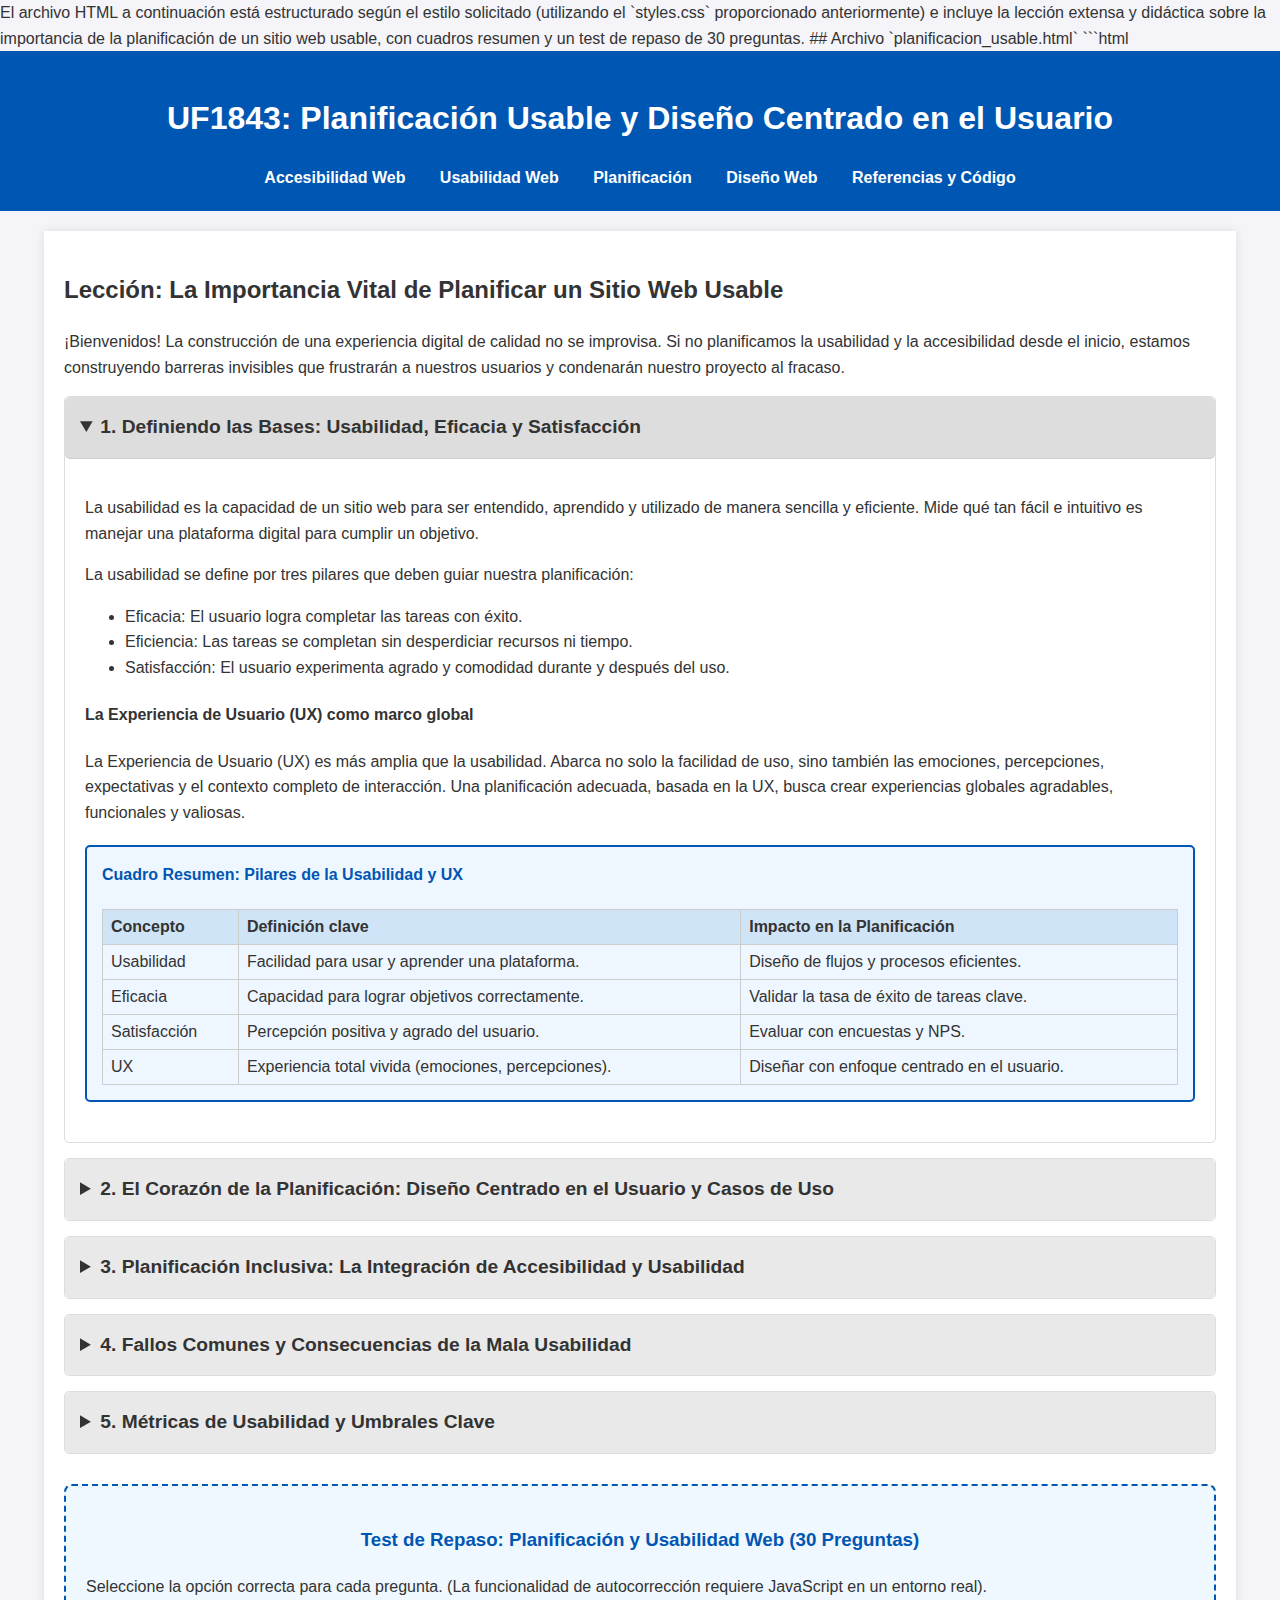
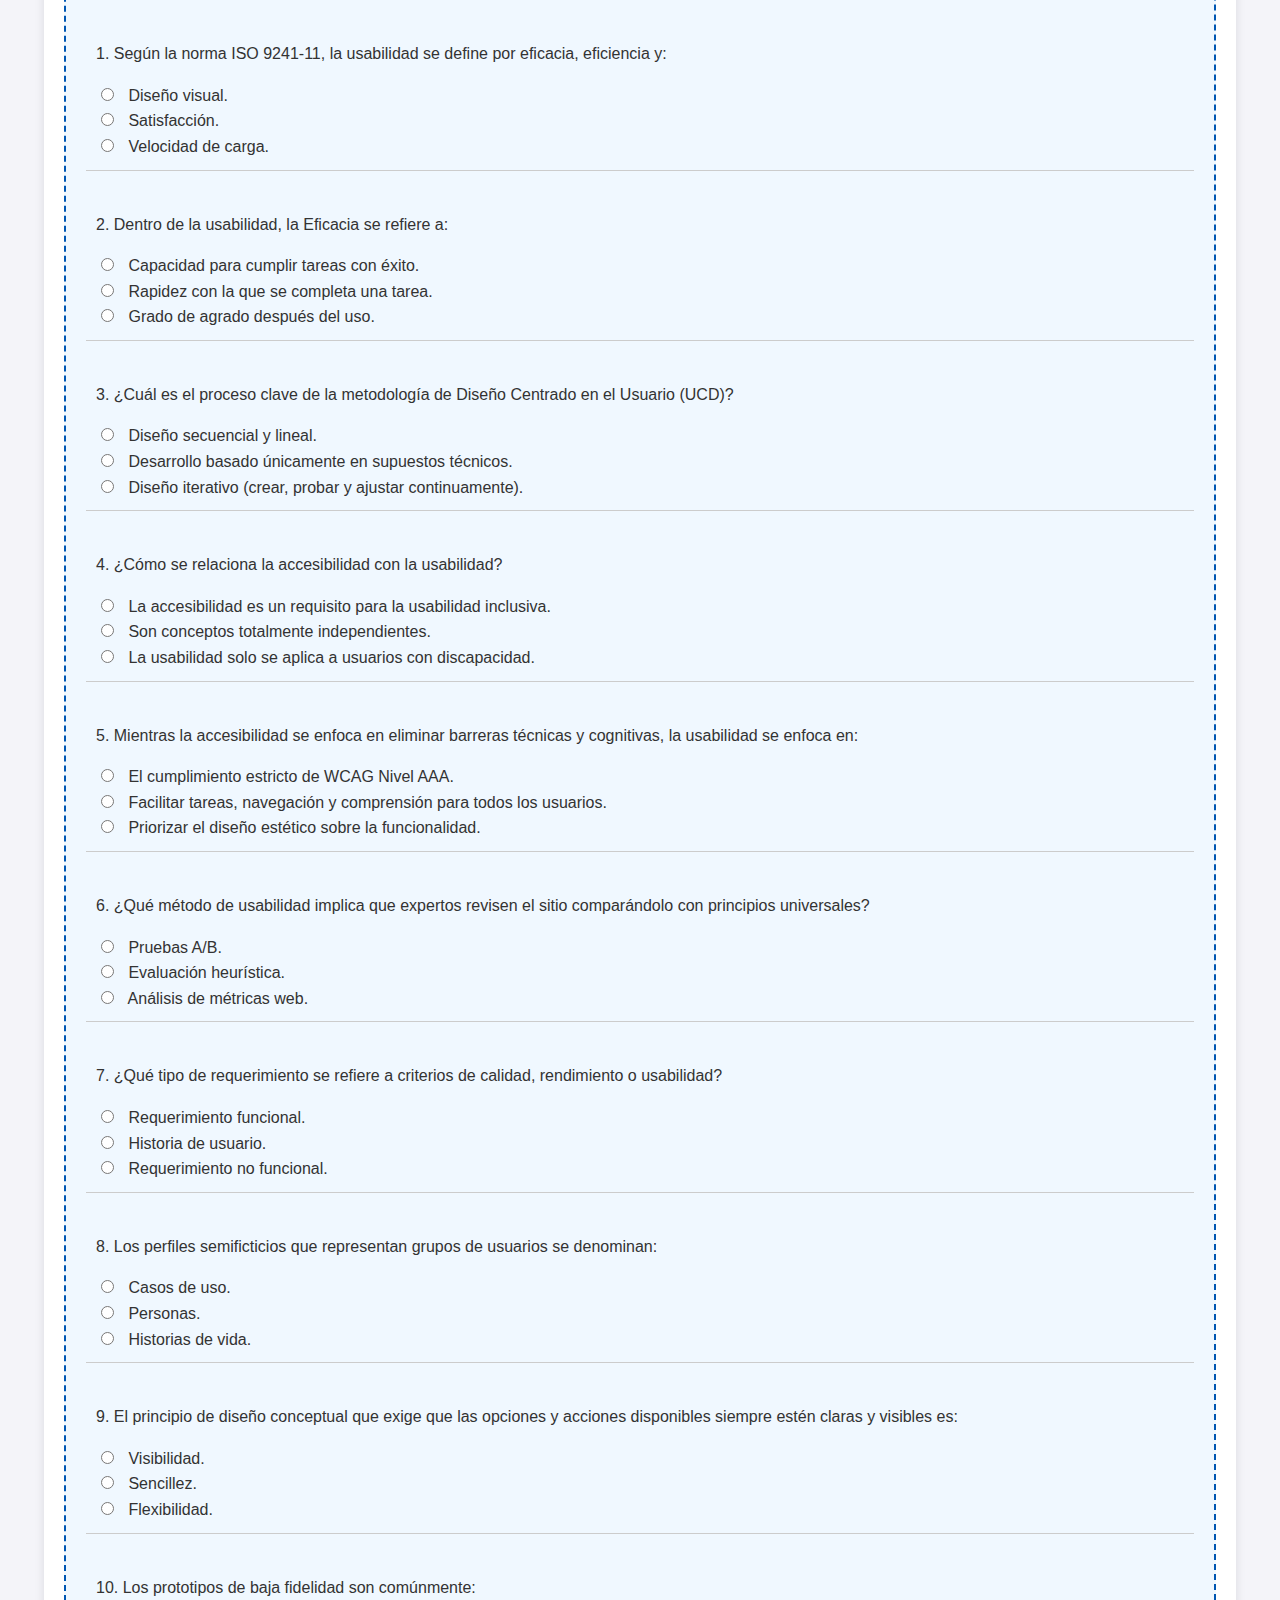
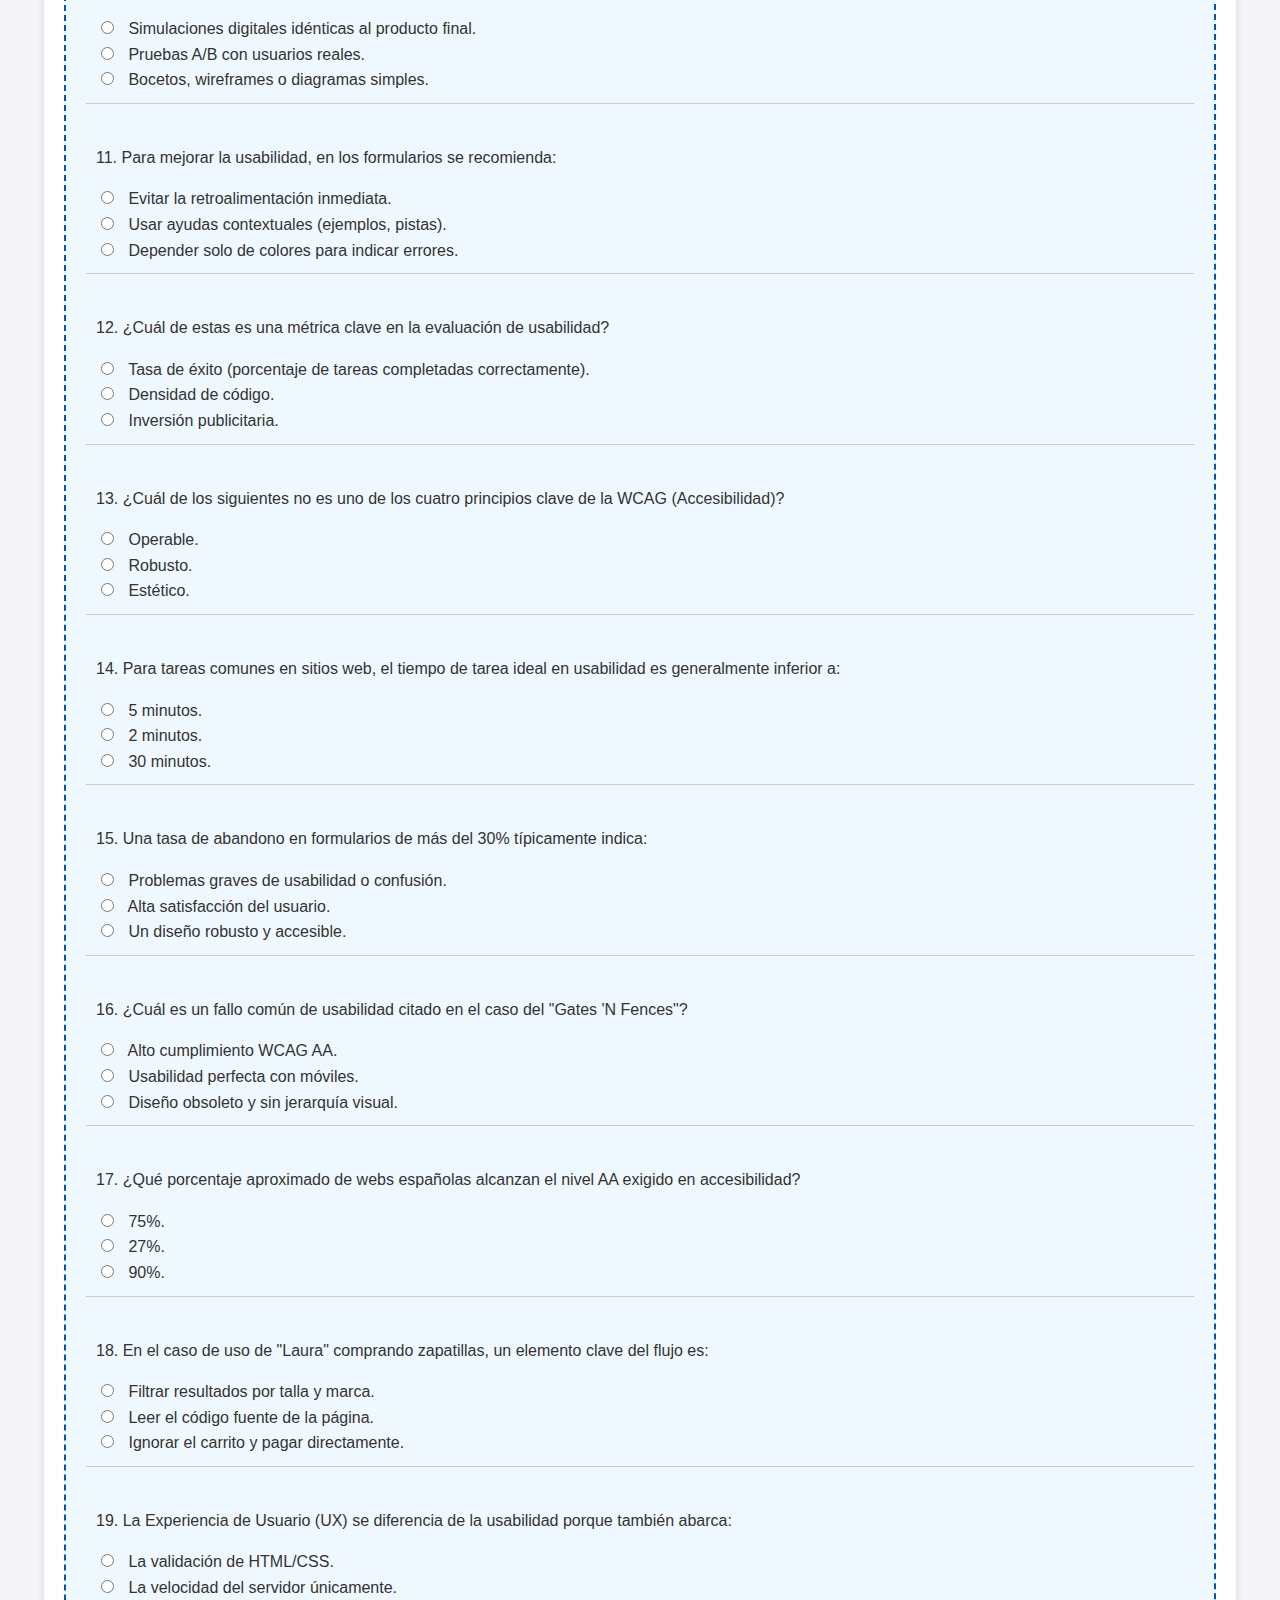
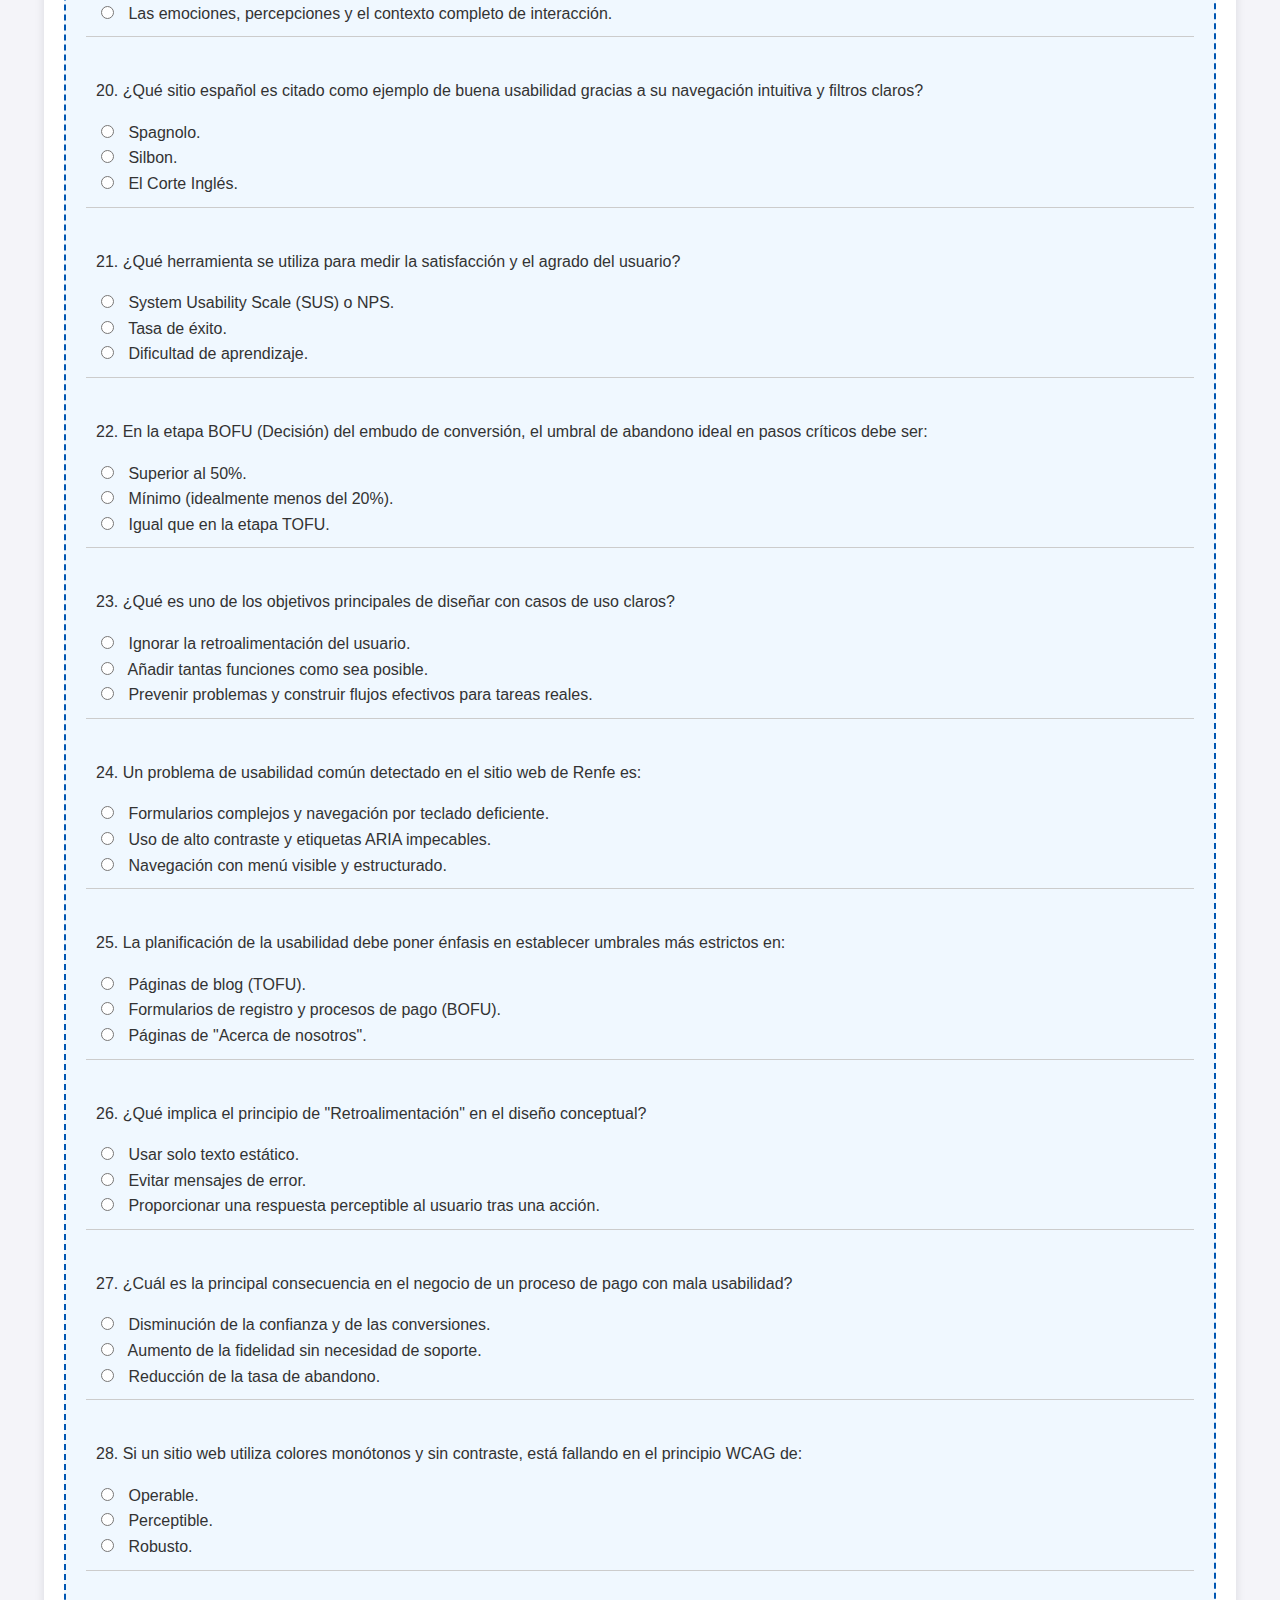
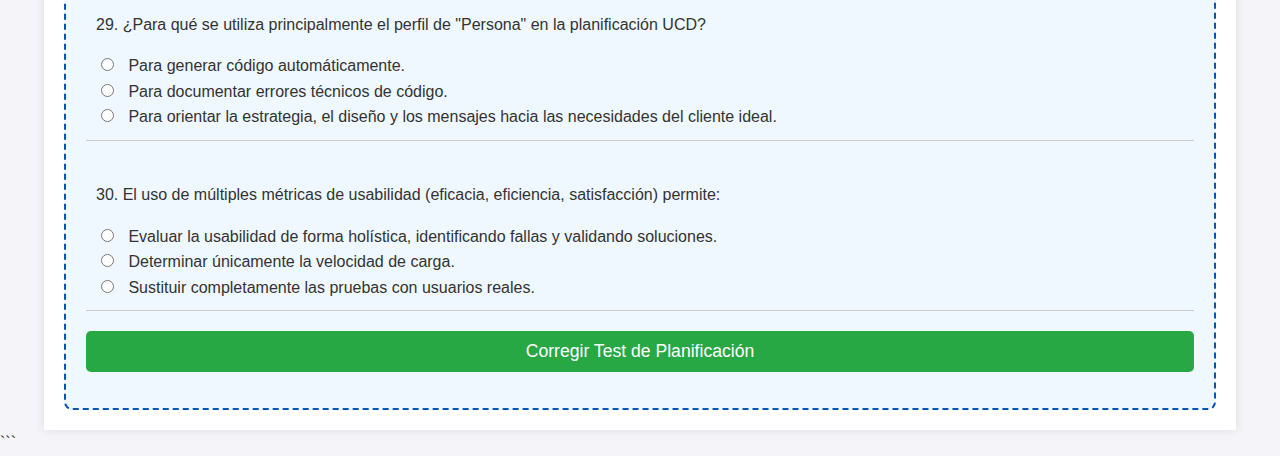
<file: practico.html>
El archivo HTML a continuación está estructurado según el estilo solicitado (utilizando el `styles.css` proporcionado anteriormente) e incluye la lección extensa y didáctica sobre la importancia de la planificación de un sitio web usable, con cuadros resumen y un test de repaso de 30 preguntas.

## Archivo `planificacion_usable.html`

```html
<!DOCTYPE html>
<html lang="es">
<head>
    <meta charset="UTF-8">
    <meta name="viewport" content="width=device-width, initial-scale=1.0">
    <title>Lección: Planificación de Usabilidad</title>
    <!-- Asegúrese de que este archivo styles.css esté en la misma carpeta que este HTML -->
    <link rel="stylesheet" href="styles.css"> 
    <link rel="icon" href="favicon.png">
    <style>
        /* Estilos específicos para esta lección si fuera necesario, aunque se usa styles.css */
    </style>
</head>
<body>
    <header>
        <h1>UF1843: Planificación Usable y Diseño Centrado en el Usuario</h1>
      <nav>
            <a href="index.html">Accesibilidad Web</a>
            <a href="usabilidad.html">Usabilidad Web</a>
            <a href="practico.html">Planificación</a>
             <a href="diseñoweb.html">Diseño Web</a>
            <a href="desarrollo.html">Referencias y Código</a>
           
        </nav>
    </header>

    <div class="container">
        <h2>Lección: La Importancia Vital de Planificar un Sitio Web Usable</h2>
        <p>¡Bienvenidos! La construcción de una experiencia digital de calidad no se improvisa. Si no planificamos la usabilidad y la accesibilidad desde el inicio, estamos construyendo barreras invisibles que frustrarán a nuestros usuarios y condenarán nuestro proyecto al fracaso.</p>

        <!-- Epígrafe 1: Fundamentos -->
        <details open>
            <summary>1. Definiendo las Bases: Usabilidad, Eficacia y Satisfacción</summary>
            <div class="contenido-leccion">
                <p>La usabilidad es la capacidad de un sitio web para ser entendido, aprendido y utilizado de manera sencilla y eficiente. Mide qué tan fácil e intuitivo es manejar una plataforma digital para cumplir un objetivo.</p>
                <p>La usabilidad se define por tres pilares que deben guiar nuestra planificación:</p>
                <ul>
                    <li>Eficacia: El usuario logra completar las tareas con éxito.</li>
                    <li>Eficiencia: Las tareas se completan sin desperdiciar recursos ni tiempo.</li>
                    <li>Satisfacción: El usuario experimenta agrado y comodidad durante y después del uso.</li>
                </ul>
                
                <h4>La Experiencia de Usuario (UX) como marco global</h4>
                <p>La Experiencia de Usuario (UX) es más amplia que la usabilidad. Abarca no solo la facilidad de uso, sino también las emociones, percepciones, expectativas y el contexto completo de interacción. Una planificación adecuada, basada en la UX, busca crear experiencias globales agradables, funcionales y valiosas.</p>
                
                <!-- Cuadro Resumen -->
                <div class="cuadro-resumen">
                    <h4>Cuadro Resumen: Pilares de la Usabilidad y UX</h4>
                    <table>
                        <thead>
                            <tr>
                                <th>Concepto</th>
                                <th>Definición clave</th>
                                <th>Impacto en la Planificación</th>
                            </tr>
                        </thead>
                        <tbody>
                            <tr>
                                <td>Usabilidad</td>
                                <td>Facilidad para usar y aprender una plataforma.</td>
                                <td>Diseño de flujos y procesos eficientes.</td>
                            </tr>
                            <tr>
                                <td>Eficacia</td>
                                <td>Capacidad para lograr objetivos correctamente.</td>
                                <td>Validar la tasa de éxito de tareas clave.</td>
                            </tr>
                            <tr>
                                <td>Satisfacción</td>
                                <td>Percepción positiva y agrado del usuario.</td>
                                <td>Evaluar con encuestas y NPS.</td>
                            </tr>
                            <tr>
                                <td>UX</td>
                                <td>Experiencia total vivida (emociones, percepciones).</td>
                                <td>Diseñar con enfoque centrado en el usuario.</td>
                            </tr>
                        </tbody>
                    </table>
                </div>
            </div>
        </details>

        <!-- Epígrafe 2: Metodología: Diseño Centrado en el Usuario (UCD) y Requerimientos -->
        <details>
            <summary>2. El Corazón de la Planificación: Diseño Centrado en el Usuario y Casos de Uso</summary>
            <div class="contenido-leccion">
                <p>Planificar un sitio usable significa adoptar el Diseño Centrado en el Usuario (UCD). Esta metodología pone a las personas reales en el foco del desarrollo, asegurando correspondencia con sus necesidades.</p>
                
                <h4>Técnicas clave de planificación:</h4>
                <p>El análisis de requerimientos identifica qué necesitan y quieren los usuarios mediante técnicas estructuradas.</p>
                <ul>
                    <li>Personas (Buyer Personas): Perfiles semificticios creados a partir de investigación, que representan segmentos concretos de clientes ideales.</li>
                    <li>Casos de Uso: Describen escenarios reales de interacción entre el usuario y el sistema. Permiten diseñar el sitio para responder a necesidades concretas, prevenir problemas y construir flujos efectivos.</li>
                </ul>

                <h4>¿Qué logramos con casos de uso claros?</h4>
                <p>Diseñar con casos de uso claros ayuda a:</p>
                <ul>
                    <li>Centrarse en lo que el usuario realmente necesita.</li>
                    <li>Crear interfaces coherentes y orientadas a tareas.</li>
                    <li>Evitar funciones innecesarias o confusas.</li>
                    <li>Validar diseños mediante pruebas con escenarios reales.</li>
                </ul>

                <p><strong>Ejemplo (Tienda Online):</strong> El Caso de Uso de "Laura, que quiere comprar zapatillas deportivas" define un flujo principal claro: acceder al sitio, usar el buscador, filtrar por talla y marca, agregar al carrito, revisar el carrito, introducir datos de envío y pago, y confirmar la compra.</p>

                <!-- Cuadro Resumen -->
                <div class="cuadro-resumen">
                    <h4>Cuadro Resumen: UCD y Herramientas de Planificación</h4>
                    <table>
                        <thead>
                            <tr>
                                <th>Concepto</th>
                                <th>Propósito</th>
                                <th>Resultado de Planificación</th>
                            </tr>
                        </thead>
                        <tbody>
                            <tr>
                                <td>UCD</td>
                                <td>Poner al usuario en el foco del desarrollo.</td>
                                <td>Diseño que corresponde a necesidades reales.</td>
                            </tr>
                            <tr>
                                <td>Personas</td>
                                <td>Representar segmentos de clientes.</td>
                                <td>Mensajes y diseño ajustados a los hábitos del cliente.</td>
                            </tr>
                            <tr>
                                <td>Casos de Uso</td>
                                <td>Describir escenarios de interacción reales.</td>
                                <td>Flujos de tareas eficientes y predecibles.</td>
                            </tr>
                            <tr>
                                <td>Prototipado</td>
                                <td>Crear modelos para validar estructura y funciones.</td>
                                <td>Validación iterativa centrada en el usuario.</td>
                            </tr>
                        </tbody>
                    </table>
                </div>
            </div>
        </details>

        <!-- Epígrafe 3: La Visión Global: Accesibilidad y Usabilidad -->
        <details>
            <summary>3. Planificación Inclusiva: La Integración de Accesibilidad y Usabilidad</summary>
            <div class="contenido-leccion">
                <p>Es fundamental recordar que la accesibilidad y la usabilidad son complementarias, pero no equivalentes. La accesibilidad garantiza que cualquier persona pueda acceder sin barreras, mientras que la usabilidad se enfoca en que esa experiencia sea eficiente y satisfactoria.</p>
                
                <h4>Planificación de la accesibilidad (WCAG):</h4>
                <p>La accesibilidad se basa en los cuatro principios WCAG (Pautas de accesibilidad al contenido web), los cuales deben integrarse desde la planificación inicial:</p>
                <ol>
                    <li>Perceptible: La información debe poder ser percibida (ej. texto alternativo).</li>
                    <li>Operable: Los controles deben ser accesibles (ej. navegación con teclado).</li>
                    <li>Comprensible: El contenido y la interfaz deben ser fáciles de entender.</li>
                    <li>Robusto: El contenido debe ser compatible con diversas tecnologías.</li>
                </ol>
                
                <p><strong>Ventajas de la combinación:</strong> La planificación conjunta genera una experiencia inclusiva para todos, mejora la calidad, facilita el cumplimiento legal y optimiza el SEO.</p>
                <p><strong>El Desafío en España:</strong> Los datos recientes muestran que solo alrededor del 27% de las webs españolas alcanzan el nivel AA exigido en accesibilidad. Más de la mitad presentan fallos graves que dificultan el acceso a personas con discapacidad. Esto subraya la urgencia de planificar ambos aspectos desde el inicio para evitar riesgos legales ante la normativa europea de 2025.</p>
                
                <!-- Cuadro Resumen -->
                <div class="cuadro-resumen">
                    <h4>Cuadro Resumen: Diferencias y Cumplimiento</h4>
                    <table>
                        <thead>
                            <tr>
                                <th>Ámbito</th>
                                <th>Foco Principal</th>
                                <th>Estándar</th>
                            </tr>
                        </thead>
                        <tbody>
                            <tr>
                                <td>Accesibilidad</td>
                                <td>Eliminar barreras para diversidad funcional.</td>
                                <td>WCAG (Niveles A, AA, AAA).</td>
                            </tr>
                            <tr>
                                <td>Usabilidad</td>
                                <td>Optimizar eficacia, eficiencia y satisfacción.</td>
                                <td>Diseño Centrado en el Usuario (UCD).</td>
                            </tr>
                            <tr>
                                <td>Cumplimiento en España</td>
                                <td>Deficiente; solo el 27% alcanza Nivel AA.</td>
                                <td>La nueva normativa europea exige cambios urgentes.</td>
                            </tr>
                        </tbody>
                    </table>
                </div>
            </div>
        </details>

        <!-- Epígrafe 4: Consecuencias de una Planificación Deficiente -->
        <details>
            <summary>4. Fallos Comunes y Consecuencias de la Mala Usabilidad</summary>
            <div class="contenido-leccion">
                <p>La ausencia de una planificación rigurosa conduce a la pérdida de usuario por frustración y el abandono del carrito. Una web con mala usabilidad se caracteriza por:</p>
                <ul>
                    <li>Menús confusos y ocultos, navegación poco intuitiva.</li>
                    <li>Falta de jerarquía visual y organización.</li>
                    <li>Proceso de pago extenso y sin posibilidad de corrección fácil de errores.</li>
                    <li>Sobrecarga de información o gráficos sin sentido.</li>
                    <li>Ausencia de retroalimentación clara o mensajes amigables.</li>
                    <li>Colores y contrastes inapropiados (problema de accesibilidad que impacta la usabilidad).</li>
                </ul>

                <h4>Ejemplos españoles de baja usabilidad:</h4>
                <p>Incluso grandes plataformas en España presentan problemas de usabilidad por mala planificación:</p>
                <ul>
                    <li>Renfe: Problemas de navegación con teclado y formularios complejos con validaciones poco claras.</li>
                    <li>Mercadona: Dificultad para encontrar métodos de pago alternativos y problemas en la estructura del carrito de compra.</li>
                    <li>Páginas de PYMES: Interfaces complejas, menús poco legibles y procesos de contacto confusos.</li>
                </ul>
                <p>Por contraste, sitios como Mango o El Corte Inglés demuestran alta usabilidad gracias a menús accesibles, navegación intuitiva y retroalimentación efectiva.</p>

                <!-- Cuadro Resumen -->
                <div class="cuadro-resumen">
                    <h4>Cuadro Resumen: Problemas y Consecuencias</h4>
                    <table>
                        <thead>
                            <tr>
                                <th>Problema de Planificación</th>
                                <th>Ejemplo Práctico</th>
                                <th>Consecuencia</th>
                            </tr>
                        </thead>
                        <tbody>
                            <tr>
                                <td>Ausencia de UCD</td>
                                <td>Menús ocultos o difíciles de encontrar.</td>
                                <td>Frustración del usuario.</td>
                            </tr>
                            <tr>
                                <td>Flujo de tarea deficiente</td>
                                <td>Proceso de pago extenso.</td>
                                <td>Abandono del carrito (Tasa > 75%).</td>
                            </tr>
                            <tr>
                                <td>Falta de accesibilidad</td>
                                <td>Contraste inadecuado o sin alt en imágenes.</td>
                                <td>Barreras legales y exclusión de usuarios.</td>
                            </tr>
                            <tr>
                                <td>Mala estética/coherencia</td>
                                <td>Diseño obsoleto, colores incoherentes.</td>
                                <td>Pérdida de confianza y percepción no profesional.</td>
                            </tr>
                        </tbody>
                    </table>
                </div>
            </div>
        </details>
        
        <!-- Epígrafe 5: Evaluación y Métricas de Usabilidad para la Planificación -->
        <details>
            <summary>5. Métricas de Usabilidad y Umbrales Clave</summary>
            <div class="contenido-leccion">
                <p>Una planificación exitosa requiere establecer qué vamos a medir para validar el diseño. Las métricas clave incluyen:</p>
                <ul>
                    <li>Tasa de éxito: Porcentaje de tareas completadas satisfactoriamente (Indica eficacia).</li>
                    <li>Tiempo de la tarea: Cuánto se tarda el usuario (Indica eficiencia).</li>
                    <li>Número de errores: Cantidad de errores cometidos durante la tarea.</li>
                    <li>Satisfacción del usuario: Feedback directo (ej. escalas SUS).</li>
                    <li>Tasa de abandono: Usuarios que abandonan antes de completar la acción.</li>
                </ul>
                
                <h4>Umbrales Recomendados (Guías de Planificación):</h4>
                <p>Nuestra planificación debe establecer umbrales específicos:</p>
                <ol>
                    <li>Tiempo de Tarea: Para acciones comunes (ej. llenar un formulario sencillo), el tiempo ideal es inferior a 1 o 2 minutos.</li>
                    <li>Tasa de Abandono en Carrito (E-commerce): El promedio global es alto (60%-80%), pero una planificación debe buscar bajar del 70-75%.</li>
                    <li>Tasa de Abandono en Formularios: Tasas superiores al 30% indican problemas graves de usabilidad o confusión.</li>
                </ol>

                <h4>Umbrales según el Embudo de Conversión:</h4>
                <p>La rigurosidad de los umbrales se ajusta a la fase del embudo de conversión:</p>
                <ul>
                    <li>TOFU (Atracción): Los umbrales de abandono son más flexibles (hasta 50-60%) porque el usuario solo explora.</li>
                    <li>BOFU (Decisión): Aquí se exigen umbrales estrictos. El tiempo de tarea debe ser corto (menos de 2 minutos) y la tasa de abandono debe ser mínima (idealmente menos del 20%) en pasos críticos como el pago.</li>
                </ul>

                <!-- Cuadro Resumen -->
                <div class="cuadro-resumen">
                    <h4>Cuadro Resumen: Métricas y Umbrales de Usabilidad</h4>
                    <table>
                        <thead>
                            <tr>
                                <th>Métrica</th>
                                <th>Definición</th>
                                <th>Umbral de Planificación (BOFU)</th>
                            </tr>
                        </thead>
                        <tbody>
                            <tr>
                                <td>Tasa de Éxito</td>
                                <td>Porcentaje de tareas completadas.</td>
                                <td>Objetivo alto (90%+).</td>
                            </tr>
                            <tr>
                                <td>Tiempo de Tarea</td>
                                <td>Duración para completar la tarea.</td>
                                <td>Menos de 2 minutos (tareas sencillas).</td>
                            </tr>
                            <tr>
                                <td>Tasa de Abandono (Carrito)</td>
                                <td>Usuarios que abandonan el proceso de compra.</td>
                                <td>Idealmente menos del 20%.</td>
                            </tr>
                            <tr>
                                <td>Satisfacción (SUS/NPS)</td>
                                <td>Percepción y agrado.</td>
                                <td>Puntuación superior al 70%.</td>
                            </tr>
                        </tbody>
                    </table>
                </div>
            </div>
        </details>
        
        
        <!-- Test de Repaso: Planificación y Usabilidad (30 preguntas) -->
        <div class="test-repaso">
            <h3>Test de Repaso: Planificación y Usabilidad Web (30 Preguntas)</h3>
            <p>Seleccione la opción correcta para cada pregunta. (La funcionalidad de autocorrección requiere JavaScript en un entorno real).</p>
            <form id="test-planificacion">
                
                <!-- P16: Definición usabilidad (REPETIDA)-->
                <div class="pregunta" data-correct-answer="b">
                    <p>1. Según la norma ISO 9241-11, la usabilidad se define por eficacia, eficiencia y:</p>
                    <label class="opcion"><input type="radio" name="p16" value="a"> Diseño visual.</label><br>
                    <label class="opcion"><input type="radio" name="p16" value="b"> Satisfacción.</label><br>
                    <label class="opcion"><input type="radio" name="p16" value="c"> Velocidad de carga.</label>
                    <div class="feedback"></div>
                </div>

                <!-- P17: Eficacia (REPETIDA)-->
                <div class="pregunta" data-correct-answer="a">
                    <p>2. Dentro de la usabilidad, la Eficacia se refiere a:</p>
                    <label class="opcion"><input type="radio" name="p17" value="a"> Capacidad para cumplir tareas con éxito.</label><br>
                    <label class="opcion"><input type="radio" name="p17" value="b"> Rapidez con la que se completa una tarea.</label><br>
                    <label class="opcion"><input type="radio" name="p17" value="c"> Grado de agrado después del uso.</label>
                    <div class="feedback"></div>
                </div>
                
                <!-- P18: UCD (REPETIDA)-->
                <div class="pregunta" data-correct-answer="c">
                    <p>3. ¿Cuál es el proceso clave de la metodología de Diseño Centrado en el Usuario (UCD)?</p>
                    <label class="opcion"><input type="radio" name="p18" value="a"> Diseño secuencial y lineal.</label><br>
                    <label class="opcion"><input type="radio" name="p18" value="b"> Desarrollo basado únicamente en supuestos técnicos.</label><br>
                    <label class="opcion"><input type="radio" name="p18" value="c"> Diseño iterativo (crear, probar y ajustar continuamente).</label>
                    <div class="feedback"></div>
                </div>

                <!-- P19: Relación Accesibilidad/Usabilidad (REPETIDA)-->
                <div class="pregunta" data-correct-answer="a">
                    <p>4. ¿Cómo se relaciona la accesibilidad con la usabilidad?</p>
                    <label class="opcion"><input type="radio" name="p20" value="a"> La accesibilidad es un requisito para la usabilidad inclusiva.</label><br>
                    <label class="opcion"><input type="radio" name="p20" value="b"> Son conceptos totalmente independientes.</label><br>
                    <label class="opcion"><input type="radio" name="p20" value="c"> La usabilidad solo se aplica a usuarios con discapacidad.</label>
                    <div class="feedback"></div>
                </div>

                <!-- P20: Enfoque Accesibilidad/Usabilidad (REPETIDA)-->
                <div class="pregunta" data-correct-answer="b">
                    <p>5. Mientras la accesibilidad se enfoca en eliminar barreras técnicas y cognitivas, la usabilidad se enfoca en:</p>
                    <label class="opcion"><input type="radio" name="p21" value="a"> El cumplimiento estricto de WCAG Nivel AAA.</label><br>
                    <label class="opcion"><input type="radio" name="p21" value="b"> Facilitar tareas, navegación y comprensión para todos los usuarios.</label><br>
                    <label class="opcion"><input type="radio" name="p21" value="c"> Priorizar el diseño estético sobre la funcionalidad.</label>
                    <div class="feedback"></div>
                </div>

                <!-- P21: Método cualitativo (REPETIDA)-->
                <div class="pregunta" data-correct-answer="b">
                    <p>6. ¿Qué método de usabilidad implica que expertos revisen el sitio comparándolo con principios universales?</p>
                    <label class="opcion"><input type="radio" name="p24" value="a"> Pruebas A/B.</label><br>
                    <label class="opcion"><input type="radio" name="p24" value="b"> Evaluación heurística.</label><br>
                    <label class="opcion"><input type="radio" name="p24" value="c"> Análisis de métricas web.</label>
                    <div class="feedback"></div>
                </div>

                <!-- P22: Requerimiento usuario (REPETIDA)-->
                <div class="pregunta" data-correct-answer="c">
                    <p>7. ¿Qué tipo de requerimiento se refiere a criterios de calidad, rendimiento o usabilidad?</p>
                    <label class="opcion"><input type="radio" name="p25" value="a"> Requerimiento funcional.</label><br>
                    <label class="opcion"><input type="radio" name="p25" value="b"> Historia de usuario.</label><br>
                    <label class="opcion"><input type="radio" name="p25" value="c"> Requerimiento no funcional.</label>
                    <div class="feedback"></div>
                </div>

                <!-- P23: Estructurar requerimientos (REPETIDA)-->
                <div class="pregunta" data-correct-answer="b">
                    <p>8. Los perfiles semificticios que representan grupos de usuarios se denominan:</p>
                    <label class="opcion"><input type="radio" name="p26" value="a"> Casos de uso.</label><br>
                    <label class="opcion"><input type="radio" name="p26" value="b"> Personas.</label><br>
                    <label class="opcion"><input type="radio" name="p26" value="c"> Historias de vida.</label>
                    <div class="feedback"></div>
                </div>

                <!-- P24: Principio Diseño Conceptual (REPETIDA)-->
                <div class="pregunta" data-correct-answer="a">
                    <p>9. El principio de diseño conceptual que exige que las opciones y acciones disponibles siempre estén claras y visibles es:</p>
                    <label class="opcion"><input type="radio" name="p27" value="a"> Visibilidad.</label><br>
                    <label class="opcion"><input type="radio" name="p27" value="b"> Sencillez.</label><br>
                    <label class="opcion"><input type="radio" name="p27" value="c"> Flexibilidad.</label>
                    <div class="feedback"></div>
                </div>

                <!-- P25: Tipo de prototipo (REPETIDA)-->
                <div class="pregunta" data-correct-answer="c">
                    <p>10. Los prototipos de baja fidelidad son comúnmente:</p>
                    <label class="opcion"><input type="radio" name="p28" value="a"> Simulaciones digitales idénticas al producto final.</label><br>
                    <label class="opcion"><input type="radio" name="p28" value="b"> Pruebas A/B con usuarios reales.</label><br>
                    <label class="opcion"><input type="radio" name="p28" value="c"> Bocetos, wireframes o diagramas simples.</label>
                    <div class="feedback"></div>
                </div>
                
                <!-- P26: Pauta Usabilidad (REPETIDA)-->
                <div class="pregunta" data-correct-answer="b">
                    <p>11. Para mejorar la usabilidad, en los formularios se recomienda:</p>
                    <label class="opcion"><input type="radio" name="p29" value="a"> Evitar la retroalimentación inmediata.</label><br>
                    <label class="opcion"><input type="radio" name="p29" value="b"> Usar ayudas contextuales (ejemplos, pistas).</label><br>
                    <label class="opcion"><input type="radio" name="p29" value="c"> Depender solo de colores para indicar errores.</label>
                    <div class="feedback"></div>
                </div>

                <!-- P27: Métrica de usabilidad (REPETIDA)-->
                <div class="pregunta" data-correct-answer="a">
                    <p>12. ¿Cuál de estas es una métrica clave en la evaluación de usabilidad?</p>
                    <label class="opcion"><input type="radio" name="p30" value="a"> Tasa de éxito (porcentaje de tareas completadas correctamente).</label><br>
                    <label class="opcion"><input type="radio" name="p30" value="b"> Densidad de código.</label><br>
                    <label class="opcion"><input type="radio" name="p30" value="c"> Inversión publicitaria.</label>
                    <div class="feedback"></div>
                </div>

                <!-- P28: WCAG (NUEVA)-->
                <div class="pregunta" data-correct-answer="c">
                    <p>13. ¿Cuál de los siguientes no es uno de los cuatro principios clave de la WCAG (Accesibilidad)?</p>
                    <label class="opcion"><input type="radio" name="p31" value="a"> Operable.</label><br>
                    <label class="opcion"><input type="radio" name="p31" value="b"> Robusto.</label><br>
                    <label class="opcion"><input type="radio" name="p31" value="c"> Estético.</label>
                    <div class="feedback"></div>
                </div>

                <!-- P29: Umbral tiempo (NUEVA)-->
                <div class="pregunta" data-correct-answer="b">
                    <p>14. Para tareas comunes en sitios web, el tiempo de tarea ideal en usabilidad es generalmente inferior a:</p>
                    <label class="opcion"><input type="radio" name="p32" value="a"> 5 minutos.</label><br>
                    <label class="opcion"><input type="radio" name="p32" value="b"> 2 minutos.</label><br>
                    <label class="opcion"><input type="radio" name="p32" value="c"> 30 minutos.</label>
                    <div class="feedback"></div>
                </div>
                
                <!-- P30: Umbral abandono (NUEVA)-->
                <div class="pregunta" data-correct-answer="a">
                    <p>15. Una tasa de abandono en formularios de más del 30% típicamente indica:</p>
                    <label class="opcion"><input type="radio" name="p33" value="a"> Problemas graves de usabilidad o confusión.</label><br>
                    <label class="opcion"><input type="radio" name="p33" value="b"> Alta satisfacción del usuario.</label><br>
                    <label class="opcion"><input type="radio" name="p33" value="c"> Un diseño robusto y accesible.</label>
                    <div class="feedback"></div>
                </div>

                <!-- P31: Mala usabilidad (NUEVA)-->
                <div class="pregunta" data-correct-answer="c">
                    <p>16. ¿Cuál es un fallo común de usabilidad citado en el caso del "Gates 'N Fences"?</p>
                    <label class="opcion"><input type="radio" name="p34" value="a"> Alto cumplimiento WCAG AA.</label><br>
                    <label class="opcion"><input type="radio" name="p34" value="b"> Usabilidad perfecta con móviles.</label><br>
                    <label class="opcion"><input type="radio" name="p34" value="c"> Diseño obsoleto y sin jerarquía visual.</label>
                    <div class="feedback"></div>
                </div>

                <!-- P32: Usabilidad española (NUEVA)-->
                <div class="pregunta" data-correct-answer="b">
                    <p>17. ¿Qué porcentaje aproximado de webs españolas alcanzan el nivel AA exigido en accesibilidad?</p>
                    <label class="opcion"><input type="radio" name="p35" value="a"> 75%.</label><br>
                    <label class="opcion"><input type="radio" name="p35" value="b"> 27%.</label><br>
                    <label class="opcion"><input type="radio" name="p35" value="c"> 90%.</label>
                    <div class="feedback"></div>
                </div>

                <!-- P33: Flujo de Laura (NUEVA)-->
                <div class="pregunta" data-correct-answer="a">
                    <p>18. En el caso de uso de "Laura" comprando zapatillas, un elemento clave del flujo es:</p>
                    <label class="opcion"><input type="radio" name="p36" value="a"> Filtrar resultados por talla y marca.</label><br>
                    <label class="opcion"><input type="radio" name="p36" value="b"> Leer el código fuente de la página.</label><br>
                    <label class="opcion"><input type="radio" name="p36" value="c"> Ignorar el carrito y pagar directamente.</label>
                    <div class="feedback"></div>
                </div>

                <!-- P34: UX (NUEVA)-->
                <div class="pregunta" data-correct-answer="c">
                    <p>19. La Experiencia de Usuario (UX) se diferencia de la usabilidad porque también abarca:</p>
                    <label class="opcion"><input type="radio" name="p37" value="a"> La validación de HTML/CSS.</label><br>
                    <label class="opcion"><input type="radio" name="p37" value="b"> La velocidad del servidor únicamente.</label><br>
                    <label class="opcion"><input type="radio" name="p37" value="c"> Las emociones, percepciones y el contexto completo de interacción.</label>
                    <div class="feedback"></div>
                </div>

                <!-- P35: Usabilidad e-commerce (NUEVA)-->
                <div class="pregunta" data-correct-answer="c">
                    <p>20. ¿Qué sitio español es citado como ejemplo de buena usabilidad gracias a su navegación intuitiva y filtros claros?</p>
                    <label class="opcion"><input type="radio" name="p38" value="a"> Spagnolo.</label><br>
                    <label class="opcion"><input type="radio" name="p38" value="b"> Silbon.</label><br>
                    <label class="opcion"><input type="radio" name="p38" value="c"> El Corte Inglés.</label>
                    <div class="feedback"></div>
                </div>

                <!-- P36: Métrica de satisfacción (NUEVA)-->
                <div class="pregunta" data-correct-answer="a">
                    <p>21. ¿Qué herramienta se utiliza para medir la satisfacción y el agrado del usuario?</p>
                    <label class="opcion"><input type="radio" name="p39" value="a"> System Usability Scale (SUS) o NPS.</label><br>
                    <label class="opcion"><input type="radio" name="p39" value="b"> Tasa de éxito.</label><br>
                    <label class="opcion"><input type="radio" name="p39" value="c"> Dificultad de aprendizaje.</label>
                    <div class="feedback"></div>
                </div>

                <!-- P37: Abandono BOFU (NUEVA)-->
                <div class="pregunta" data-correct-answer="b">
                    <p>22. En la etapa BOFU (Decisión) del embudo de conversión, el umbral de abandono ideal en pasos críticos debe ser:</p>
                    <label class="opcion"><input type="radio" name="p40" value="a"> Superior al 50%.</label><br>
                    <label class="opcion"><input type="radio" name="p40" value="b"> Mínimo (idealmente menos del 20%).</label><br>
                    <label class="opcion"><input type="radio" name="p40" value="c"> Igual que en la etapa TOFU.</label>
                    <div class="feedback"></div>
                </div>

                <!-- P38: Objetivo UCD (NUEVA)-->
                <div class="pregunta" data-correct-answer="c">
                    <p>23. ¿Qué es uno de los objetivos principales de diseñar con casos de uso claros?</p>
                    <label class="opcion"><input type="radio" name="p41" value="a"> Ignorar la retroalimentación del usuario.</label><br>
                    <label class="opcion"><input type="radio" name="p41" value="b"> Añadir tantas funciones como sea posible.</label><br>
                    <label class="opcion"><input type="radio" name="p41" value="c"> Prevenir problemas y construir flujos efectivos para tareas reales.</label>
                    <div class="feedback"></div>
                </div>

                <!-- P39: Mala Usabilidad Española (NUEVA)-->
                <div class="pregunta" data-correct-answer="a">
                    <p>24. Un problema de usabilidad común detectado en el sitio web de Renfe es:</p>
                    <label class="opcion"><input type="radio" name="p42" value="a"> Formularios complejos y navegación por teclado deficiente.</label><br>
                    <label class="opcion"><input type="radio" name="p42" value="b"> Uso de alto contraste y etiquetas ARIA impecables.</label><br>
                    <label class="opcion"><input type="radio" name="p42" value="c"> Navegación con menú visible y estructurado.</label>
                    <div class="feedback"></div>
                </div>

                <!-- P40: Puntos críticos planificación (NUEVA)-->
                <div class="pregunta" data-correct-answer="b">
                    <p>25. La planificación de la usabilidad debe poner énfasis en establecer umbrales más estrictos en:</p>
                    <label class="opcion"><input type="radio" name="p43" value="a"> Páginas de blog (TOFU).</label><br>
                    <label class="opcion"><input type="radio" name="p43" value="b"> Formularios de registro y procesos de pago (BOFU).</label><br>
                    <label class="opcion"><input type="radio" name="p43" value="c"> Páginas de "Acerca de nosotros".</label>
                    <div class="feedback"></div>
                </div>

                <!-- P41: Diseño conceptual (NUEVA)-->
                <div class="pregunta" data-correct-answer="c">
                    <p>26. ¿Qué implica el principio de "Retroalimentación" en el diseño conceptual?</p>
                    <label class="opcion"><input type="radio" name="p44" value="a"> Usar solo texto estático.</label><br>
                    <label class="opcion"><input type="radio" name="p44" value="b"> Evitar mensajes de error.</label><br>
                    <label class="opcion"><input type="radio" name="p44" value="c"> Proporcionar una respuesta perceptible al usuario tras una acción.</label>
                    <div class="feedback"></div>
                </div>

                <!-- P42: Consecuencia de no planificar (NUEVA)-->
                <div class="pregunta" data-correct-answer="a">
                    <p>27. ¿Cuál es la principal consecuencia en el negocio de un proceso de pago con mala usabilidad?</p>
                    <label class="opcion"><input type="radio" name="p45" value="a"> Disminución de la confianza y de las conversiones.</label><br>
                    <label class="opcion"><input type="radio" name="p45" value="b"> Aumento de la fidelidad sin necesidad de soporte.</label><br>
                    <label class="opcion"><input type="radio" name="p45" value="c"> Reducción de la tasa de abandono.</label>
                    <div class="feedback"></div>
                </div>

                <!-- P43: Accesibilidad WCAG (NUEVA)-->
                <div class="pregunta" data-correct-answer="b">
                    <p>28. Si un sitio web utiliza colores monótonos y sin contraste, está fallando en el principio WCAG de:</p>
                    <label class="opcion"><input type="radio" name="p46" value="a"> Operable.</label><br>
                    <label class="opcion"><input type="radio" name="p46" value="b"> Perceptible.</label><br>
                    <label class="opcion"><input type="radio" name="p46" value="c"> Robusto.</label>
                    <div class="feedback"></div>
                </div>

                <!-- P44: Rol de Personas (NUEVA)-->
                <div class="pregunta" data-correct-answer="c">
                    <p>29. ¿Para qué se utiliza principalmente el perfil de "Persona" en la planificación UCD?</p>
                    <label class="opcion"><input type="radio" name="p47" value="a"> Para generar código automáticamente.</label><br>
                    <label class="opcion"><input type="radio" name="p47" value="b"> Para documentar errores técnicos de código.</label><br>
                    <label class="opcion"><input type="radio" name="p47" value="c"> Para orientar la estrategia, el diseño y los mensajes hacia las necesidades del cliente ideal.</label>
                    <div class="feedback"></div>
                </div>

                <!-- P45: Propósito de métricas (NUEVA)-->
                <div class="pregunta" data-correct-answer="a">
                    <p>30. El uso de múltiples métricas de usabilidad (eficacia, eficiencia, satisfacción) permite:</p>
                    <label class="opcion"><input type="radio" name="p48" value="a"> Evaluar la usabilidad de forma holística, identificando fallas y validando soluciones.</label><br>
                    <label class="opcion"><input type="radio" name="p48" value="b"> Determinar únicamente la velocidad de carga.</label><br>
                    <label class="opcion"><input type="radio" name="p48" value="c"> Sustituir completamente las pruebas con usuarios reales.</label>
                    <div class="feedback"></div>
                </div>
                
                <button type="button" class="btn-corregir" onclick="corregirTest('test-planificacion', 30)">Corregir Test de Planificación</button>
            </form>
        </div>
    </div>
    
    <!-- Script necesario para la autocorrección y retroalimentación -->
    <script>
        function corregirTest(testId, totalQuestions) {
            const form = document.getElementById(testId);
            const questions = form.querySelectorAll('.pregunta');
            let correctCount = 0;

            questions.forEach((q, index) => {
                const feedback = q.querySelector('.feedback');
                const selected = q.querySelector('input:checked');
                const correctAnswer = q.getAttribute('data-correct-answer');
                const questionNumber = index + 1;

                feedback.style.display = 'block';
                feedback.classList.remove('correcto', 'incorrecto');
                
                if (selected && selected.value === correctAnswer) {
                    feedback.classList.add('correcto');
                    feedback.innerHTML = `¡Correcto! Pregunta ${questionNumber}.`;
                    correctCount++;
                } else {
                    feedback.classList.add('incorrecto');
                    feedback.innerHTML = `Incorrecto. Pregunta ${questionNumber}. La respuesta correcta es: ${correctAnswer}.`;
                }
            });

            alert(`Test completado. Puntuación: ${correctCount} de ${totalQuestions}.`);
        }
    </script>
</body>
</html>
```
</file>
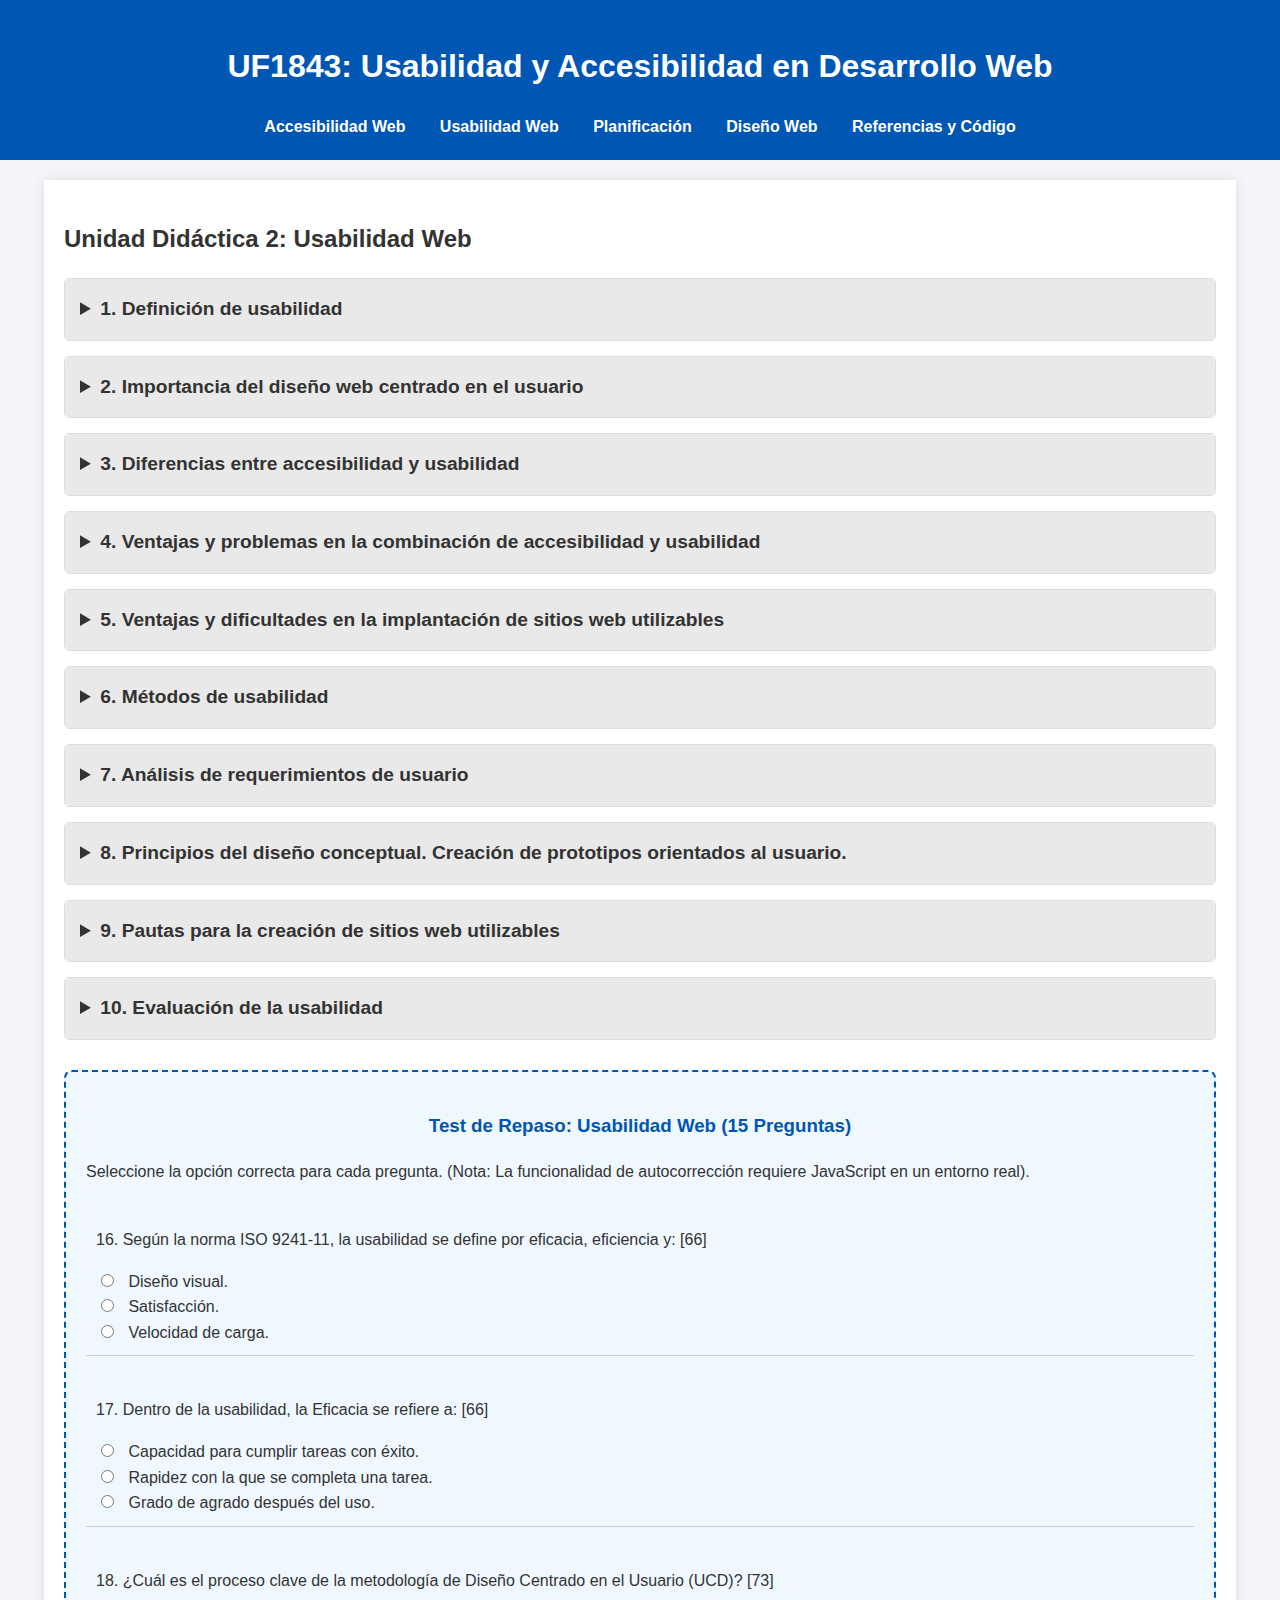
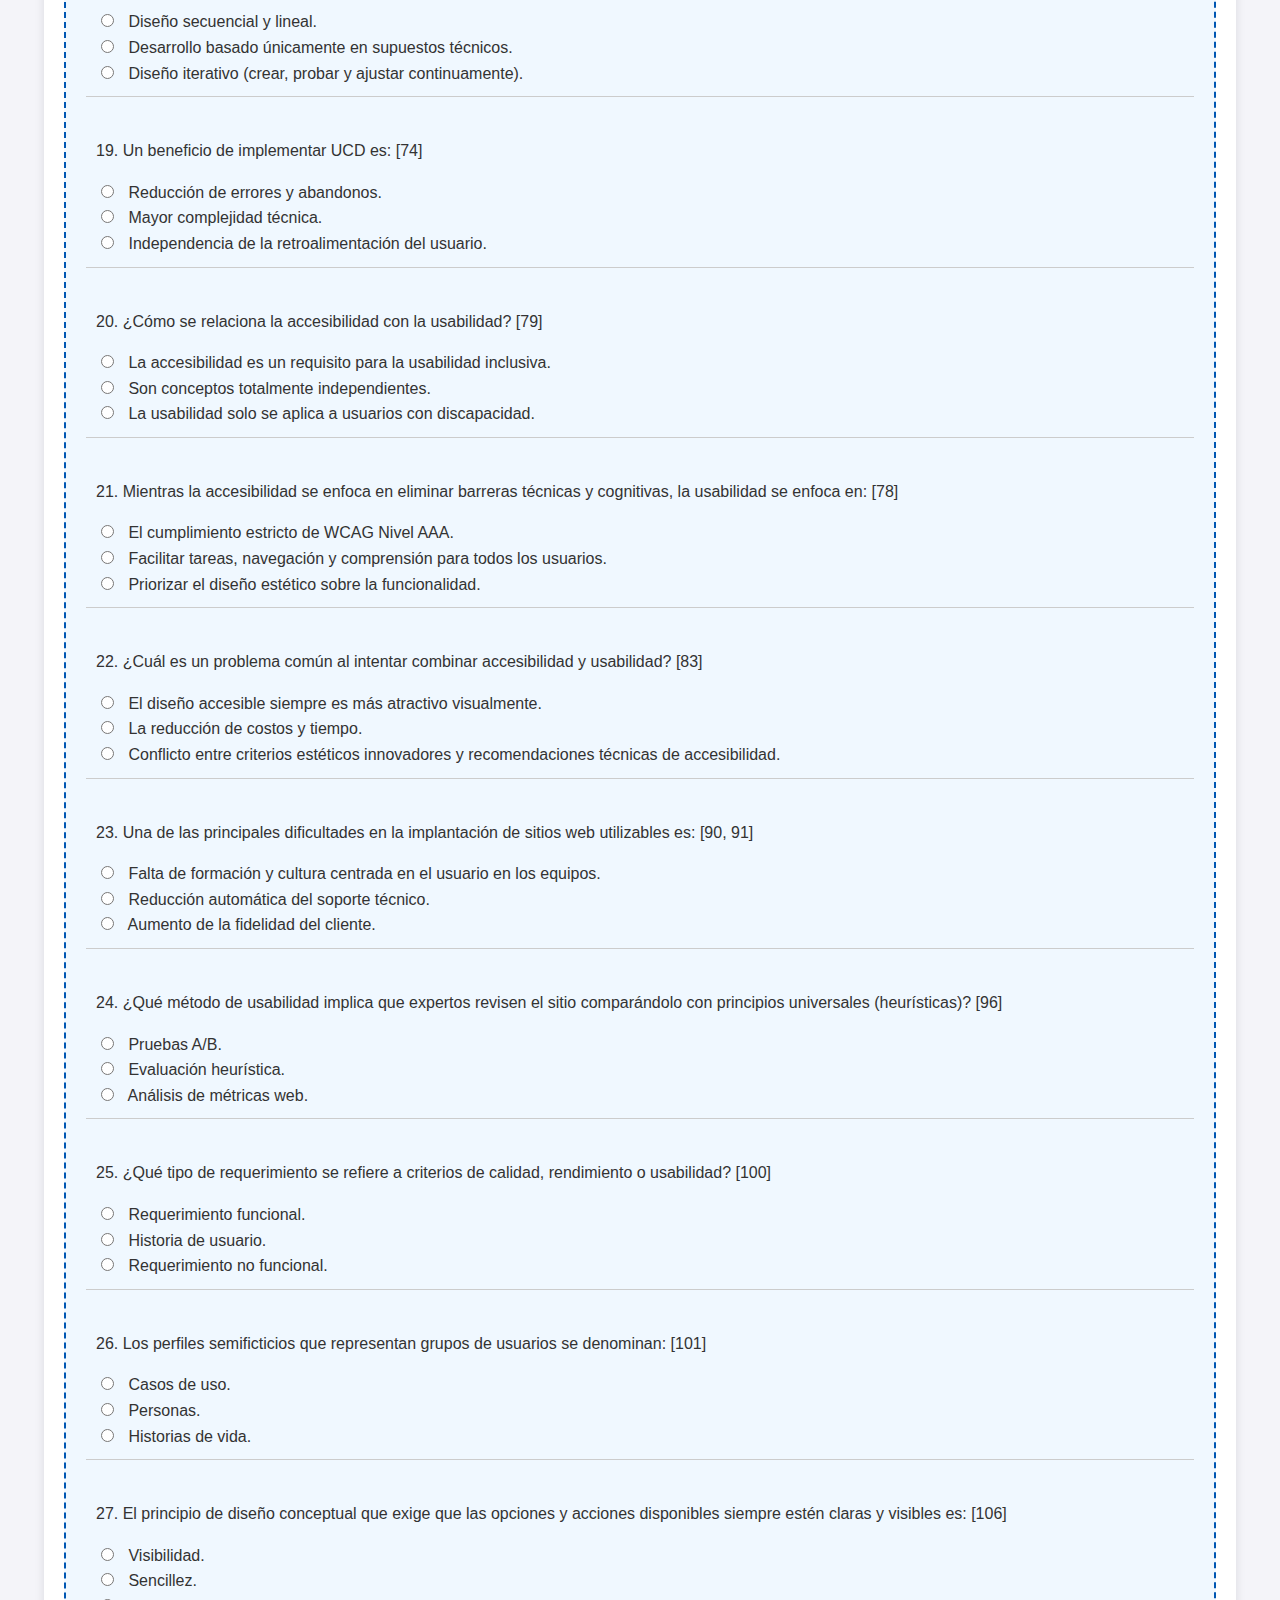
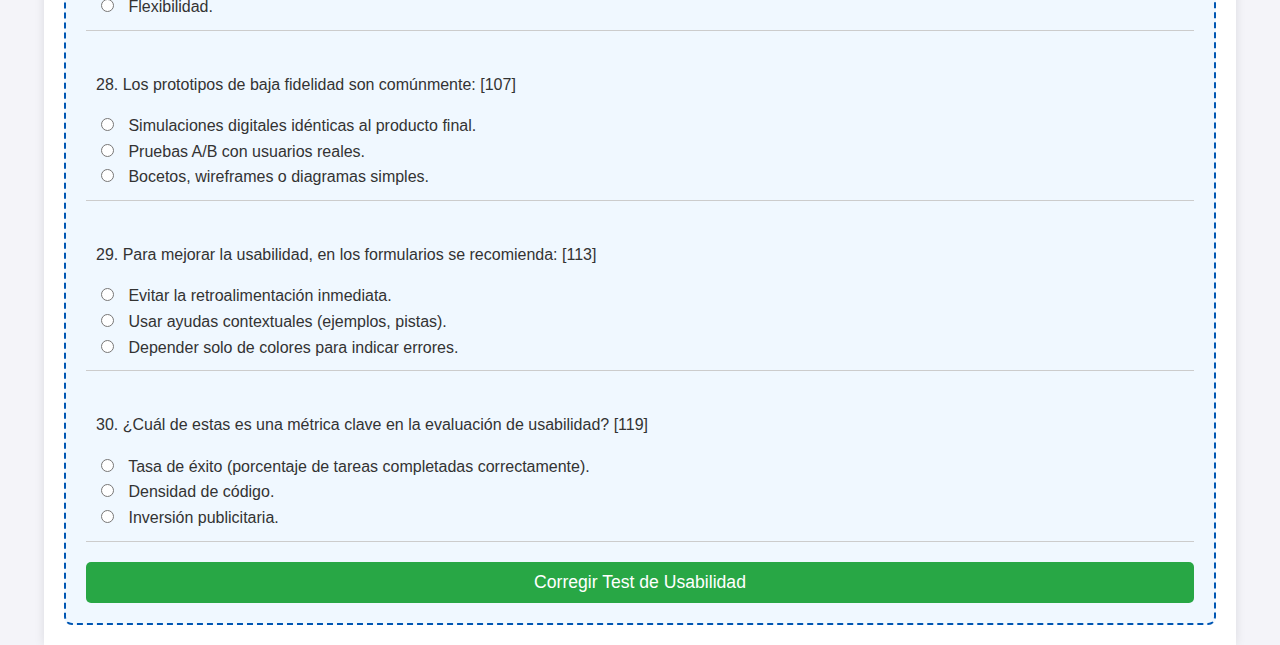
<file: usabilidad.html>
<!DOCTYPE html>
<html lang="es">
<head>
    <meta charset="UTF-8">
    <meta name="viewport" content="width=device-width, initial-scale=1.0">
    <title>UF1843 - Usabilidad Web</title>
    <link rel="stylesheet" href="styles.css">
    <link rel="icon" href="favicon.png">
</head>
<body>
    <header>
        <h1>UF1843: Usabilidad y Accesibilidad en Desarrollo Web</h1>
      <nav>
            <a href="index.html">Accesibilidad Web</a>
            <a href="usabilidad.html">Usabilidad Web</a>
            <a href="practico.html">Planificación</a>
             <a href="diseñoweb.html">Diseño Web</a>
            <a href="desarrollo.html">Referencias y Código</a>
           
        </nav>
    </header>

    <div class="container">
        <h2>Unidad Didáctica 2: Usabilidad Web</h2>

        <!-- Epígrafe 1: Definición de usabilidad [65] -->
        <details>
            <summary>1. Definición de usabilidad</summary>
            <div class="contenido-leccion">
                <p>La usabilidad se enfoca en que la experiencia digital sea satisfactoria, eficiente y efectiva para cualquier usuario [65].</p>
                <p>Según la norma ISO 9241-11, la usabilidad se define como: "El grado en que un producto puede ser utilizado por usuarios específicos para lograr objetivos específicos con eficacia, eficiencia y satisfacción en un contexto de uso específico" [66].</p>
                
                <h4>Desglose de términos clave [66, 67]:</h4>
                <ul>
                    <li>Eficacia: Capacidad para cumplir tareas con éxito.</li>
                    <li>Eficiencia: Qué tan rápido y con cuánto esfuerzo se logra la tarea.</li>
                    <li>Satisfacción: Grado de agrado o percepción positiva del usuario.</li>
                </ul>

                <h4>Características de un sitio web utilizable [68]:</h4>
                <p>Claridad, Consistencia, Retroalimentación, Control, y Minimización de errores [68].</p>
                
                <!-- Cuadro Resumen [69, 70] -->
                <div class="cuadro-resumen">
                    <h4>Cuadro Resumen: Definición de Usabilidad</h4>
                    <table>
                        <thead>
                            <tr>
                                <th>Concepto</th>
                                <th>Definición breve</th>
                                <th>Ejemplo</th>
                            </tr>
                        </thead>
                        <tbody>
                            <tr>
                                <td>Usabilidad</td>
                                <td>Facilidad para usar un sitio con eficacia, eficiencia y satisfacción [69].</td>
                                <td>Comprar un producto en una tienda online sin confusión [69].</td>
                            </tr>
                            <tr>
                                <td>Eficacia</td>
                                <td>Lograr objetivos correctamente [70].</td>
                                <td>Completar un formulario sin errores [70].</td>
                            </tr>
                            <tr>
                                <td>Eficiencia</td>
                                <td>Conseguir objetivos rápidamente [70].</td>
                                <td>Navegar rápido usando menú intuitivo [70].</td>
                            </tr>
                            <tr>
                                <td>Satisfacción</td>
                                <td>Percepción positiva durante y después [70].</td>
                                <td>Sentirse cómodo con el diseño y funciones [70].</td>
                            </tr>
                        </tbody>
                    </table>
                </div>
            </div>
        </details>

        <!-- Epígrafe 2: Diseño centrado en el usuario [71] -->
        <details>
            <summary>2. Importancia del diseño web centrado en el usuario</summary>
            <div class="contenido-leccion">
                <p>El Diseño Web Centrado en el Usuario (UCD) es una metodología iterativa que pone a las personas reales en el centro del desarrollo, asegurando que los productos se adapten a sus necesidades [71, 72].</p>

                <h4>Principios de UCD [72, 73]:</h4>
                <ul>
                    <li>Enfoque en los usuarios y sus tareas reales [73].</li>
                    <li>Diseño iterativo (crear, probar y ajustar) [73].</li>
                    <li>Interactividad continua (involucrar usuarios con entrevistas o pruebas) [73].</li>
                    <li>Multidisciplinariedad [73].</li>
                </ul>

                <h4>Beneficios [73, 74]:</h4>
                <p>Mayor satisfacción y fidelidad, reducción de errores y abandonos, eficiencia en el desarrollo y mejor Retorno de la Inversión (ROI) [73, 74].</p>
                
                <!-- Cuadro Resumen [75, 76] -->
                <div class="cuadro-resumen">
                    <h4>Cuadro Resumen: Diseño Centrado en el Usuario</h4>
                    <table>
                        <thead>
                            <tr>
                                <th>Concepto</th>
                                <th>Descripción breve</th>
                                <th>Ejemplo</th>
                            </tr>
                        </thead>
                        <tbody>
                            <tr>
                                <td>Diseño centrado en usuario</td>
                                <td>Metodología que prioriza necesidades y contexto de usuarios [75].</td>
                                <td>Involucrar usuarios en pruebas de prototipos [75].</td>
                            </tr>
                            <tr>
                                <td>Principio iterativo</td>
                                <td>Diseñar, probar y ajustar continuamente [75].</td>
                                <td>Lanzamiento de versiones beta para feedback [76].</td>
                            </tr>
                            <tr>
                                <td>Beneficio principal</td>
                                <td>Mejor experiencia y menor trabajo [76].</td>
                                <td>Usuarios satisfechos que usan el sitio sin ayuda [76].</td>
                            </tr>
                        </tbody>
                    </table>
                </div>
            </div>
        </details>

        <!-- Epígrafe 3: Diferencias Accesibilidad vs. Usabilidad [76] -->
        <details>
            <summary>3. Diferencias entre accesibilidad y usabilidad</summary>
            <div class="contenido-leccion">
                <p>Ambos son fundamentales, pero no equivalentes [76].</p>
                <ul>
                    <li>Accesibilidad: Capacidad de cualquier persona, incluyendo aquellas con discapacidades, para acceder y navegar sin barreras [77]. Se basa en WCAG, ADA, UNE [78].</li>
                    <li>Usabilidad: Grado en que cualquier usuario puede utilizar el sitio para lograr objetivos con eficacia, eficiencia y satisfacción [77]. Se basa en estándares ISO 9241 y técnicas UX [78].</li>
                </ul>
                
                <p>La accesibilidad es un requisito para la usabilidad inclusiva [79]. Una web accesible suele ser más usable para todos, pero una web usable no siempre es accesible para usuarios con discapacidad [79].</p>

                <!-- Cuadro Resumen [80, 81] -->
                <div class="cuadro-resumen">
                    <h4>Cuadro Resumen: Accesibilidad vs. Usabilidad</h4>
                    <table>
                        <thead>
                            <tr>
                                <th>Punto clave</th>
                                <th>Accesibilidad</th>
                                <th>Usabilidad</th>
                            </tr>
                        </thead>
                        <tbody>
                            <tr>
                                <td>Prioridad</td>
                                <td>Eliminar barreras para diversidad funcional [80].</td>
                                <td>Mejorar la experiencia para todos los usuarios [80].</td>
                            </tr>
                            <tr>
                                <td>Normativas y estándares</td>
                                <td>WCAG, ADA, UNE [81].</td>
                                <td>ISO 9241, principios UX [81].</td>
                            </tr>
                            <tr>
                                <td>Ejemplo práctico</td>
                                <td>Texto alternativo, navegación teclado [81].</td>
                                <td>Diseño claro, lógica organización [81].</td>
                            </tr>
                            <tr>
                                <td>Meta combinada</td>
                                <td colspan="2">Crear sitios accesibles y agradables para todos [81].</td>
                            </tr>
                        </tbody>
                    </table>
                </div>
            </div>
        </details>
        
        <!-- Epígrafe 4: Ventajas y problemas combinación [81] -->
        <details>
            <summary>4. Ventajas y problemas en la combinación de accesibilidad y usabilidad</summary>
            <div class="contenido-leccion">
                <p>Integrar ambos conceptos es necesario para crear sitios web efectivos e inclusivos [81], aunque presenta desafíos [82].</p>

                <h4>Ventajas de la combinación [82, 83]:</h4>
                <p>Experiencia inclusiva y satisfactoria para todos, mayor alcance y fidelización, mejora en la calidad del producto, cumplimiento de normativas y optimización en SEO [82, 83].</p>

                <h4>Problemas y desafíos comunes [83, 84]:</h4>
                <p>Conflicto entre criterios estéticos y técnicos, costos y tiempo adicional, falta de conocimiento integrado y dificultad en la evaluación conjunta [84, 85].</p>

                <!-- Cuadro Resumen [86] -->
                <div class="cuadro-resumen">
                    <h4>Cuadro Resumen: Ventajas y problemas combinados</h4>
                    <table>
                        <thead>
                            <tr>
                                <th>Ventajas</th>
                                <th>Problemas</th>
                            </tr>
                        </thead>
                        <tbody>
                            <tr>
                                <td>Experiencia inclusiva completa [86].</td>
                                <td>Conflicto diseño-estético vs accesibilidad [86].</td>
                            </tr>
                            <tr>
                                <td>Mayor base de usuarios [86].</td>
                                <td>Costos y tiempos incrementados [86].</td>
                            </tr>
                            <tr>
                                <td>Mejor calidad y cumplimiento [86].</td>
                                <td>Coordinación y conocimiento fragmentado [86].</td>
                            </tr>
                            <tr>
                                <td>Optimización SEO y rendimiento [86].</td>
                                <td>Dificultad en pruebas integrales [86].</td>
                            </tr>
                        </tbody>
                    </table>
                </div>
            </div>
        </details>
        
        <!-- Epígrafe 5: Ventajas y dificultades usabilidad [87] -->
        <details>
            <summary>5. Ventajas y dificultades en la implantación de sitios web utilizables</summary>
            <div class="contenido-leccion">
                <p>La implantación de usabilidad ofrece beneficios claros, pero también retos específicos [88].</p>
                
                <h4>Ventajas de implantar sitios utilizables [89, 90]:</h4>
                <p>Mejor experiencia para el usuario, aumento de la fidelidad y retención, reducción de errores y soporte técnico, incremento en conversiones y ventaja competitiva [89, 90].</p>

                <h4>Dificultades en la implantación [90, 91]:</h4>
                <p>Falta de formación y cultura centrada en el usuario, conflictos entre diseño visual y usabilidad, recursos limitados, diversidad de usuarios y dificultad en la evaluación objetiva [91].</p>

                <!-- Cuadro Resumen [92, 93] -->
                <div class="cuadro-resumen">
                    <h4>Cuadro Resumen: Ventajas y dificultades de la usabilidad</h4>
                    <table>
                        <thead>
                            <tr>
                                <th>Ventajas</th>
                                <th>Dificultades</th>
                            </tr>
                        </thead>
                        <tbody>
                            <tr>
                                <td>Mejor experiencia y satisfacción [92].</td>
                                <td>Falta de formación específica [92].</td>
                            </tr>
                            <tr>
                                <td>Mayor fidelidad y conversión [93].</td>
                                <td>Recursos y tiempo limitados [93].</td>
                            </tr>
                            <tr>
                                <td>Reducción de soporte técnico [93].</td>
                                <td>Conflictos diseño vs funcionalidad [93].</td>
                            </tr>
                            <tr>
                                <td>Ventaja competitiva [93].</td>
                                <td>Evaluación continua compleja [93].</td>
                            </tr>
                        </tbody>
                    </table>
                </div>
            </div>
        </details>

        <!-- Epígrafe 6: Métodos de usabilidad [93] -->
        <details>
            <summary>6. Métodos de usabilidad</summary>
            <div class="contenido-leccion">
                <p>Los métodos de usabilidad permiten evaluar, medir y mejorar la facilidad de uso [94].</p>

                <h4>Tipos de métodos:</h4>
                <ul>
                    <li>Cualitativos: Se enfocan en entender la experiencia y percepciones. Incluyen: Pruebas de usabilidad (observación de usuarios), Entrevistas y Grupos focales, y Evaluación heurística (expertos revisan contra principios universales) [95, 96].</li>
                    <li>Cuantitativos: Se centran en mediciones objetivas y estadísticas. Incluyen: Análisis de métricas web, Encuestas estructuradas y Pruebas A/B [96].</li>
                </ul>

                <!-- Cuadro Resumen [97, 98] -->
                <div class="cuadro-resumen">
                    <h4>Cuadro Resumen: Métodos de usabilidad</h4>
                    <table>
                        <thead>
                            <tr>
                                <th>Método</th>
                                <th>Tipo</th>
                                <th>Características</th>
                                <th>Uso recomendado</th>
                            </tr>
                        </thead>
                        <tbody>
                            <tr>
                                <td>Pruebas de usabilidad</td>
                                <td>Cualitativo [97].</td>
                                <td>Usuarios reales realizando tareas [97].</td>
                                <td>Validar procesos críticos [97].</td>
                            </tr>
                            <tr>
                                <td>Evaluación heurística</td>
                                <td>Cualitativo [97].</td>
                                <td>Expertos analizan interfaz [97].</td>
                                <td>Diagnóstico rápido sistemático [97].</td>
                            </tr>
                            <tr>
                                <td>Análisis de métricas</td>
                                <td>Cuantitativo [97].</td>
                                <td>Datos estadísticos web [97].</td>
                                <td>Seguimiento y evaluación continua [97].</td>
                            </tr>
                            <tr>
                                <td>Encuestas</td>
                                <td>Cuantitativo [98].</td>
                                <td>Opiniones y satisfacción [98].</td>
                                <td>Medición de percepción global [98].</td>
                            </tr>
                            <tr>
                                <td>Pruebas A/B</td>
                                <td>Cuantitativo [98].</td>
                                <td>Comparación entre variantes [98].</td>
                                <td>Optimización iterativa [98].</td>
                            </tr>
                        </tbody>
                    </table>
                </div>
            </div>
        </details>

        <!-- Epígrafe 7: Análisis de requerimientos [99] -->
        <details>
            <summary>7. Análisis de requerimientos de usuario</summary>
            <div class="contenido-leccion">
                <p>El análisis de requerimientos es un paso crítico inicial para un diseño usable, ayudando a definir objetivos claros y interfaces ajustadas a las demandas reales [99].</p>

                <h4>Tipos de requerimientos [100]:</h4>
                <ul>
                    <li>Funcionales: Tareas o funciones que el usuario debe poder realizar.</li>
                    <li>No funcionales: Criterios de calidad, rendimiento, seguridad, usabilidad.</li>
                    <li>Explícitos: Declaraciones directas de necesidades.</li>
                    <li>Implícitos: Aspectos deducidos del contexto o prácticas.</li>
                </ul>

                <h4>Métodos para estructurar requerimientos [101]:</h4>
                <p>Personas (perfiles semificticios) [101], Historias de usuario (narrativas breves) [101], Casos de uso (descripción detallada y secuencial) [101], y Mapas de experiencia [101].</p>

                <!-- Cuadro Resumen [102, 103] -->
                <div class="cuadro-resumen">
                    <h4>Cuadro Resumen: Análisis de requisitos de usuario</h4>
                    <table>
                        <thead>
                            <tr>
                                <th>Elemento</th>
                                <th>Descripción</th>
                                <th>Ejemplo</th>
                            </tr>
                        </thead>
                        <tbody>
                            <tr>
                                <td>Requerimiento funcional</td>
                                <td>Tareas y funciones que el usuario debe realizar [102].</td>
                                <td>Poder enviar un mensaje desde la web [102].</td>
                            </tr>
                            <tr>
                                <td>Requerimiento no funcional</td>
                                <td>Criterios de calidad y usabilidad [102].</td>
                                <td>Interfaz intuitiva y rápida [103].</td>
                            </tr>
                            <tr>
                                <td>Persona</td>
                                <td>Perfil representante del usuario final [103].</td>
                                <td>Usuario joven experto en tecnología [103].</td>
                            </tr>
                            <tr>
                                <td>Historia de usuario</td>
                                <td>Narrativa desde la perspectiva del usuario [103].</td>
                                <td>"Como usuario quiero consultar mi historial..." [103].</td>
                            </tr>
                            <tr>
                                <td>Caso de uso</td>
                                <td>Secuencia detallada de interacción [103].</td>
                                <td>Pasos para realizar una compra [103].</td>
                            </tr>
                        </tbody>
                    </table>
                </div>
            </div>
        </details>

        <!-- Epígrafe 8: Diseño conceptual y prototipos [104] -->
        <details>
            <summary>8. Principios del diseño conceptual. Creación de prototipos orientados al usuario.</summary>
            <div class="contenido-leccion">
                <p>El diseño conceptual define las bases estructurales y funcionales de la interfaz [104]. La creación de prototipos sirve para validar ideas y asegurar que el diseño responde a los requerimientos [104].</p>

                <h4>Principios fundamentales del diseño conceptual [105, 106]:</h4>
                <p>Sencillo (minimizar complejidad) [105], Consistencia (homogeneidad en elementos) [105], Visibilidad (opciones accesibles) [106], Retroalimentación (respuesta perceptible a acciones) [106], Control del usuario (poder corregir o volver atrás) [106], y Flexibilidad [106].</p>

                <h4>Tipos de prototipos [107]:</h4>
                <ul>
                    <li>Baja fidelidad: Bocetos, wireframes. Útiles para validar estructura y flujo general [107].</li>
                    <li>Alta fidelidad: Simulaciones digitales interactivas, casi idénticas al producto final [107].</li>
                </ul>

                <!-- Cuadro Resumen [108, 109] -->
                <div class="cuadro-resumen">
                    <h4>Cuadro Resumen: Principios y prototipado</h4>
                    <table>
                        <thead>
                            <tr>
                                <th>Principio</th>
                                <th>Descripción</th>
                                <th>Ejemplo práctico</th>
                            </tr>
                        </thead>
                        <tbody>
                            <tr>
                                <td>Sencillo</td>
                                <td>Minimizar complejidades y distracciones [108].</td>
                                <td>Menú simple con opciones claras [108].</td>
                            </tr>
                            <tr>
                                <td>Consistencia</td>
                                <td>Mantener elementos similares y predecibles [108].</td>
                                <td>Mismos botones y estilos en todas las páginas [108].</td>
                            </tr>
                            <tr>
                                <td>Visibilidad</td>
                                <td>Mostrar opciones y estados de forma clara [108].</td>
                                <td>Botón “Enviar” siempre visible y habilitado [108].</td>
                            </tr>
                            <tr>
                                <td>Retroalimentación</td>
                                <td>Informar al usuario tras acciones [108].</td>
                                <td>Mensajes “Formulario enviado con éxito” [108].</td>
                            </tr>
                            <tr>
                                <td>Control del usuario</td>
                                <td>Poder cancelar o volver fácilmente [109].</td>
                                <td>Botón “Atrás” en formularios [109].</td>
                            </tr>
                            <tr>
                                <td>Prototipado</td>
                                <td>Crear modelos para validar diseño [109].</td>
                                <td>Wireframes para validar flujo y estructura [109].</td>
                            </tr>
                        </tbody>
                    </table>
                </div>
            </div>
        </details>
        
        <!-- Epígrafe 9: Pautas para sitios utilizables [110] -->
        <details>
            <summary>9. Pautas para la creación de sitios web utilizables</summary>
            <div class="contenido-leccion">
                <p>Las pautas de usabilidad se basan en principios de diseño, arquitectura de la información y contenido [110].</p>

                <h4>Pautas clave [111, 112]:</h4>
                <ul>
                    <li>Claridad y simplicidad de contenidos: Lenguaje claro, textos divididos en párrafos cortos, evitar jergas [111].</li>
                    <li>Navegación intuitiva y consistente: Menús claros, enlaces descriptivos, facilitar opciones para regresar [111].</li>
                    <li>Diseño visual accesible: Contrastes adecuados, fuentes legibles, diseño responsivo [112].</li>
                    <li>Retroalimentación efectiva: Mensajes claros en acciones (errores, confirmaciones), evitar mensajes técnicos [112].</li>
                    <li>Optimización de tiempos de carga: Minimizar recursos pesados y priorizar contenido visible [112, 113].</li>
                    <li>Accesibilidad integrada como base: Implementar textos alternativos, navegación con teclado [113].</li>
                </ul>

                <!-- Cuadro Resumen [114, 115] -->
                <div class="cuadro-resumen">
                    <h4>Cuadro Resumen: Pautas esenciales para sitios utilizables</h4>
                    <table>
                        <thead>
                            <tr>
                                <th>Pauta</th>
                                <th>Descripción</th>
                                <th>Ejemplo</th>
                            </tr>
                        </thead>
                        <tbody>
                            <tr>
                                <td>Claridad del contenido</td>
                                <td>Textos claros, organizados [114].</td>
                                <td>Uso de títulos y listas [114].</td>
                            </tr>
                            <tr>
                                <td>Navegación intuitiva</td>
                                <td>Menús visibles, enlaces descriptivos [114].</td>
                                <td>Menú fijo en la parte superior [114].</td>
                            </tr>
                            <tr>
                                <td>Diseño visual adecuado</td>
                                <td>Contrastes, tamaños legibles [114].</td>
                                <td>Texto negro sobre fondo blanco [114].</td>
                            </tr>
                            <tr>
                                <td>Retroalimentación</td>
                                <td>Mensajes claros y oportunos [114].</td>
                                <td>“Error: campo obligatorio vacío” [114].</td>
                            </tr>
                            <tr>
                                <td>Optimización de carga</td>
                                <td>Recursos livianos y carga rápida [115].</td>
                                <td>Imágenes optimizadas [115].</td>
                            </tr>
                            <tr>
                                <td>Accesibilidad integrada</td>
                                <td>Navegación teclado, alt en imágenes [115].</td>
                                <td>Uso de alt en todas las imágenes [115].</td>
                            </tr>
                        </tbody>
                    </table>
                </div>
            </div>
        </details>

        <!-- Epígrafe 10: Evaluación de la usabilidad [116] -->
        <details>
            <summary>10. Evaluación de la usabilidad</summary>
            <div class="contenido-leccion">
                <p>La evaluación es el proceso sistemático de medir y analizar qué tan fácil y satisfactorio es para los usuarios utilizar un sitio [116].</p>
                
                <h4>Fases de la evaluación [117, 118]:</h4>
                <ol>
                    <li>Planificación: Definir objetivos, perfiles, tareas y métodos de evaluación [117].</li>
                    <li>Preparación: Diseñar materiales (guías, cuestionarios) y configurar entornos [118].</li>
                    <li>Ejecución: Facilitar a los usuarios tareas bajo observación y registrar métricas [118].</li>
                    <li>Análisis: Procesar datos e identificar patrones y priorizar problemas [118].</li>
                    <li>Informes y recomendaciones: Elaborar documento y proponer cambios basados en evidencia [119].</li>
                </ol>

                <h4>Métricas comunes [119]:</h4>
                <p>Tasa de éxito, Tiempo en tarea, Número de errores, Satisfacción (ej. System Usability Scale - SUS) y Retención [119].</p>

                <!-- Cuadro Resumen [120, 121] -->
                <div class="cuadro-resumen">
                    <h4>Cuadro Resumen: Evaluación de usabilidad</h4>
                    <table>
                        <thead>
                            <tr>
                                <th>Fase</th>
                                <th>Actividad clave</th>
                                <th>Ejemplo o método</th>
                            </tr>
                        </thead>
                        <tbody>
                            <tr>
                                <td>Planificación</td>
                                <td>Definir objetivos y usuarios [120].</td>
                                <td>Seleccionar tareas y perfiles [120].</td>
                            </tr>
                            <tr>
                                <td>Preparación</td>
                                <td>Crear materiales y entorno [120].</td>
                                <td>Guías de tareas, entorno controlado [120].</td>
                            </tr>
                            <tr>
                                <td>Ejecución</td>
                                <td>Observación y recogida de datos [121].</td>
                                <td>Pruebas con usuarios [121].</td>
                            </tr>
                            <tr>
                                <td>Análisis</td>
                                <td>Procesamiento y síntesis de resultados [121].</td>
                                <td>Medición cuantitativa y cualitativa [121].</td>
                            </tr>
                            <tr>
                                <td>Informe</td>
                                <td>Comunicación y propuesta de mejoras [121].</td>
                                <td>Documento claro con recomendaciones [121].</td>
                            </tr>
                        </tbody>
                    </table>
                </div>
            </div>
        </details>

        <!-- Test de Repaso: Usabilidad (15 preguntas) -->
        <div class="test-repaso">
            <h3>Test de Repaso: Usabilidad Web (15 Preguntas)</h3>
            <p>Seleccione la opción correcta para cada pregunta. (Nota: La funcionalidad de autocorrección requiere JavaScript en un entorno real).</p>
            <form id="test-usabilidad">
                
                <!-- P16: Definición usabilidad -->
                <div class="pregunta" data-correct-answer="b">
                    <p>16. Según la norma ISO 9241-11, la usabilidad se define por eficacia, eficiencia y: [66]</p>
                    <label class="opcion"><input type="radio" name="p16" value="a"> Diseño visual.</label><br>
                    <label class="opcion"><input type="radio" name="p16" value="b"> Satisfacción.</label><br>
                    <label class="opcion"><input type="radio" name="p16" value="c"> Velocidad de carga.</label>
                    <div class="feedback"></div>
                </div>

                <!-- P17: Eficacia -->
                <div class="pregunta" data-correct-answer="a">
                    <p>17. Dentro de la usabilidad, la Eficacia se refiere a: [66]</p>
                    <label class="opcion"><input type="radio" name="p17" value="a"> Capacidad para cumplir tareas con éxito.</label><br>
                    <label class="opcion"><input type="radio" name="p17" value="b"> Rapidez con la que se completa una tarea.</label><br>
                    <label class="opcion"><input type="radio" name="p17" value="c"> Grado de agrado después del uso.</label>
                    <div class="feedback"></div>
                </div>
                
                <!-- P18: UCD -->
                <div class="pregunta" data-correct-answer="c">
                    <p>18. ¿Cuál es el proceso clave de la metodología de Diseño Centrado en el Usuario (UCD)? [73]</p>
                    <label class="opcion"><input type="radio" name="p18" value="a"> Diseño secuencial y lineal.</label><br>
                    <label class="opcion"><input type="radio" name="p18" value="b"> Desarrollo basado únicamente en supuestos técnicos.</label><br>
                    <label class="opcion"><input type="radio" name="p18" value="c"> Diseño iterativo (crear, probar y ajustar continuamente).</label>
                    <div class="feedback"></div>
                </div>

                <!-- P19: Beneficio UCD -->
                <div class="pregunta" data-correct-answer="a">
                    <p>19. Un beneficio de implementar UCD es: [74]</p>
                    <label class="opcion"><input type="radio" name="p19" value="a"> Reducción de errores y abandonos.</label><br>
                    <label class="opcion"><input type="radio" name="p19" value="b"> Mayor complejidad técnica.</label><br>
                    <label class="opcion"><input type="radio" name="p19" value="c"> Independencia de la retroalimentación del usuario.</label>
                    <div class="feedback"></div>
                </div>

                <!-- P20: Relación Accesibilidad/Usabilidad -->
                <div class="pregunta" data-correct-answer="a">
                    <p>20. ¿Cómo se relaciona la accesibilidad con la usabilidad? [79]</p>
                    <label class="opcion"><input type="radio" name="p20" value="a"> La accesibilidad es un requisito para la usabilidad inclusiva.</label><br>
                    <label class="opcion"><input type="radio" name="p20" value="b"> Son conceptos totalmente independientes.</label><br>
                    <label class="opcion"><input type="radio" name="p20" value="c"> La usabilidad solo se aplica a usuarios con discapacidad.</label>
                    <div class="feedback"></div>
                </div>

                <!-- P21: Enfoque Accesibilidad/Usabilidad -->
                <div class="pregunta" data-correct-answer="b">
                    <p>21. Mientras la accesibilidad se enfoca en eliminar barreras técnicas y cognitivas, la usabilidad se enfoca en: [78]</p>
                    <label class="opcion"><input type="radio" name="p21" value="a"> El cumplimiento estricto de WCAG Nivel AAA.</label><br>
                    <label class="opcion"><input type="radio" name="p21" value="b"> Facilitar tareas, navegación y comprensión para todos los usuarios.</label><br>
                    <label class="opcion"><input type="radio" name="p21" value="c"> Priorizar el diseño estético sobre la funcionalidad.</label>
                    <div class="feedback"></div>
                </div>

                <!-- P22: Problema Combinación -->
                <div class="pregunta" data-correct-answer="c">
                    <p>22. ¿Cuál es un problema común al intentar combinar accesibilidad y usabilidad? [83]</p>
                    <label class="opcion"><input type="radio" name="p22" value="a"> El diseño accesible siempre es más atractivo visualmente.</label><br>
                    <label class="opcion"><input type="radio" name="p22" value="b"> La reducción de costos y tiempo.</label><br>
                    <label class="opcion"><input type="radio" name="p22" value="c"> Conflicto entre criterios estéticos innovadores y recomendaciones técnicas de accesibilidad.</label>
                    <div class="feedback"></div>
                </div>

                <!-- P23: Dificultad Usabilidad -->
                <div class="pregunta" data-correct-answer="a">
                    <p>23. Una de las principales dificultades en la implantación de sitios web utilizables es: [90, 91]</p>
                    <label class="opcion"><input type="radio" name="p23" value="a"> Falta de formación y cultura centrada en el usuario en los equipos.</label><br>
                    <label class="opcion"><input type="radio" name="p23" value="b"> Reducción automática del soporte técnico.</label><br>
                    <label class="opcion"><input type="radio" name="p23" value="c"> Aumento de la fidelidad del cliente.</label>
                    <div class="feedback"></div>
                </div>

                <!-- P24: Método cualitativo -->
                <div class="pregunta" data-correct-answer="b">
                    <p>24. ¿Qué método de usabilidad implica que expertos revisen el sitio comparándolo con principios universales (heurísticas)? [96]</p>
                    <label class="opcion"><input type="radio" name="p24" value="a"> Pruebas A/B.</label><br>
                    <label class="opcion"><input type="radio" name="p24" value="b"> Evaluación heurística.</label><br>
                    <label class="opcion"><input type="radio" name="p24" value="c"> Análisis de métricas web.</label>
                    <div class="feedback"></div>
                </div>

                <!-- P25: Requerimiento usuario -->
                <div class="pregunta" data-correct-answer="c">
                    <p>25. ¿Qué tipo de requerimiento se refiere a criterios de calidad, rendimiento o usabilidad? [100]</p>
                    <label class="opcion"><input type="radio" name="p25" value="a"> Requerimiento funcional.</label><br>
                    <label class="opcion"><input type="radio" name="p25" value="b"> Historia de usuario.</label><br>
                    <label class="opcion"><input type="radio" name="p25" value="c"> Requerimiento no funcional.</label>
                    <div class="feedback"></div>
                </div>

                <!-- P26: Estructurar requerimientos -->
                <div class="pregunta" data-correct-answer="b">
                    <p>26. Los perfiles semificticios que representan grupos de usuarios se denominan: [101]</p>
                    <label class="opcion"><input type="radio" name="p26" value="a"> Casos de uso.</label><br>
                    <label class="opcion"><input type="radio" name="p26" value="b"> Personas.</label><br>
                    <label class="opcion"><input type="radio" name="p26" value="c"> Historias de vida.</label>
                    <div class="feedback"></div>
                </div>

                <!-- P27: Principio Diseño Conceptual -->
                <div class="pregunta" data-correct-answer="a">
                    <p>27. El principio de diseño conceptual que exige que las opciones y acciones disponibles siempre estén claras y visibles es: [106]</p>
                    <label class="opcion"><input type="radio" name="p27" value="a"> Visibilidad.</label><br>
                    <label class="opcion"><input type="radio" name="p27" value="b"> Sencillez.</label><br>
                    <label class="opcion"><input type="radio" name="p27" value="c"> Flexibilidad.</label>
                    <div class="feedback"></div>
                </div>

                <!-- P28: Tipo de prototipo -->
                <div class="pregunta" data-correct-answer="c">
                    <p>28. Los prototipos de baja fidelidad son comúnmente: [107]</p>
                    <label class="opcion"><input type="radio" name="p28" value="a"> Simulaciones digitales idénticas al producto final.</label><br>
                    <label class="opcion"><input type="radio" name="p28" value="b"> Pruebas A/B con usuarios reales.</label><br>
                    <label class="opcion"><input type="radio" name="p28" value="c"> Bocetos, wireframes o diagramas simples.</label>
                    <div class="feedback"></div>
                </div>

                <!-- P29: Pauta Usabilidad -->
                <div class="pregunta" data-correct-answer="b">
                    <p>29. Para mejorar la usabilidad, en los formularios se recomienda: [113]</p>
                    <label class="opcion"><input type="radio" name="p29" value="a"> Evitar la retroalimentación inmediata.</label><br>
                    <label class="opcion"><input type="radio" name="p29" value="b"> Usar ayudas contextuales (ejemplos, pistas).</label><br>
                    <label class="opcion"><input type="radio" name="p29" value="c"> Depender solo de colores para indicar errores.</label>
                    <div class="feedback"></div>
                </div>

                <!-- P30: Métrica de usabilidad -->
                <div class="pregunta" data-correct-answer="a">
                    <p>30. ¿Cuál de estas es una métrica clave en la evaluación de usabilidad? [119]</p>
                    <label class="opcion"><input type="radio" name="p30" value="a"> Tasa de éxito (porcentaje de tareas completadas correctamente).</label><br>
                    <label class="opcion"><input type="radio" name="p30" value="b"> Densidad de código.</label><br>
                    <label class="opcion"><input type="radio" name="p30" value="c"> Inversión publicitaria.</label>
                    <div class="feedback"></div>
                </div>
                
                <button type="button" class="btn-corregir" onclick="corregirTest('test-usabilidad', 15)">Corregir Test de Usabilidad</button>
            </form>
        </div>
    </div>
    <!-- Script simulado (requeriría JS real para funcionar) -->
    <script>
        // El script se repite aquí para asegurar que funcione si las páginas se cargan de forma independiente.
        function corregirTest(testId, questionsPerPage) {
            const form = document.getElementById(testId);
            const questions = form.querySelectorAll('.pregunta');
            let correctCount = 0;
            const totalQuestions = questionsPerPage;

            questions.forEach((q, index) => {
                const feedback = q.querySelector('.feedback');
                const selected = q.querySelector('input:checked');
                const correctAnswer = q.getAttribute('data-correct-answer');

                feedback.style.display = 'block';
                feedback.classList.remove('correcto', 'incorrecto');
                
                if (selected && selected.value === correctAnswer) {
                    feedback.classList.add('correcto');
                    // Para el segundo test, ajustamos el índice de pregunta para que sea 16-30
                    const questionNumber = testId === 'test-usabilidad' ? index + 16 : index + 1;
                    feedback.innerHTML = `¡Correcto! Pregunta ${questionNumber}.`;
                    correctCount++;
                } else {
                    feedback.classList.add('incorrecto');
                    const questionNumber = testId === 'test-usabilidad' ? index + 16 : index + 1;
                    feedback.innerHTML = `Incorrecto. Pregunta ${questionNumber}. La respuesta correcta es: ${correctAnswer}.`;
                }
            });

            alert(`Test completado. Puntuación: ${correctCount} de ${questionsPerPage}.`);
        }
    </script>
</body>
</html>
</file>
<file: styles.css>
/* styles.css */

body {
    font-family: Arial, sans-serif;
    line-height: 1.6;
    margin: 0;
    padding: 0;
    background-color: #f4f4f9;
    color: #333;
}

header {
    background: #0056b3;
    color: white;
    padding: 20px 0;
    text-align: center;
    margin-bottom: 20px;
}

nav a {
    color: white;
    margin: 0 15px;
    text-decoration: none;
    font-weight: bold;
}

.container {
    width: 90%;
    max-width: 1200px;
    margin: auto;
    padding: 20px;
    background: white;
    box-shadow: 0 0 10px rgba(0, 0, 0, 0.1);
}

/* Estilo para las lecciones (summary/details) */
details {
    margin-bottom: 15px;
    border: 1px solid #ddd;
    border-radius: 5px;
}

summary {
    background-color: #e9e9e9;
    padding: 15px;
    cursor: pointer;
    font-size: 1.2em;
    font-weight: bold;
    border-radius: 5px;
}

details[open] summary {
    background-color: #ddd;
    border-bottom: 1px solid #ccc;
}

.contenido-leccion {
    padding: 20px;
}

/* Estilo para cuadros resumen */
.cuadro-resumen {
    margin: 20px 0;
    padding: 15px;
    border: 2px solid #0056b3;
    background-color: #eef7ff;
    border-radius: 5px;
}

.cuadro-resumen h4 {
    color: #0056b3;
    margin-top: 0;
}

.cuadro-resumen table {
    width: 100%;
    border-collapse: collapse;
}

.cuadro-resumen th, .cuadro-resumen td {
    border: 1px solid #ccc;
    padding: 8px;
    text-align: left;
}

.cuadro-resumen th {
    background-color: #d0e4f7;
}

/* Estilos para el Test */
.test-repaso {
    margin-top: 30px;
    padding: 20px;
    border: 2px dashed #0056b3;
    background-color: #f0f8ff;
    border-radius: 8px;
}

.test-repaso h3 {
    text-align: center;
    color: #0056b3;
}

.pregunta {
    margin-bottom: 15px;
    padding: 10px;
    border-bottom: 1px solid #ccc;
}

.opcion input[type="radio"] {
    margin-right: 10px;
}

/* Estilos para retroalimentación (requiere JS para alternar clases) */
.feedback {
    margin-top: 5px;
    font-size: 0.9em;
    display: none; /* Oculto por defecto, mostrado por JS */
    padding: 5px;
    border-radius: 3px;
}

.feedback.correcto {
    background-color: #e6ffe6;
    color: green;
}

.feedback.incorrecto {
    background-color: #ffe6e6;
    color: red;
}

.btn-corregir {
    display: block;
    width: 100%;
    padding: 10px;
    background-color: #28a745;
    color: white;
    border: none;
    border-radius: 5px;
    cursor: pointer;
    font-size: 1.1em;
    margin-top: 20px;
}
</file>
